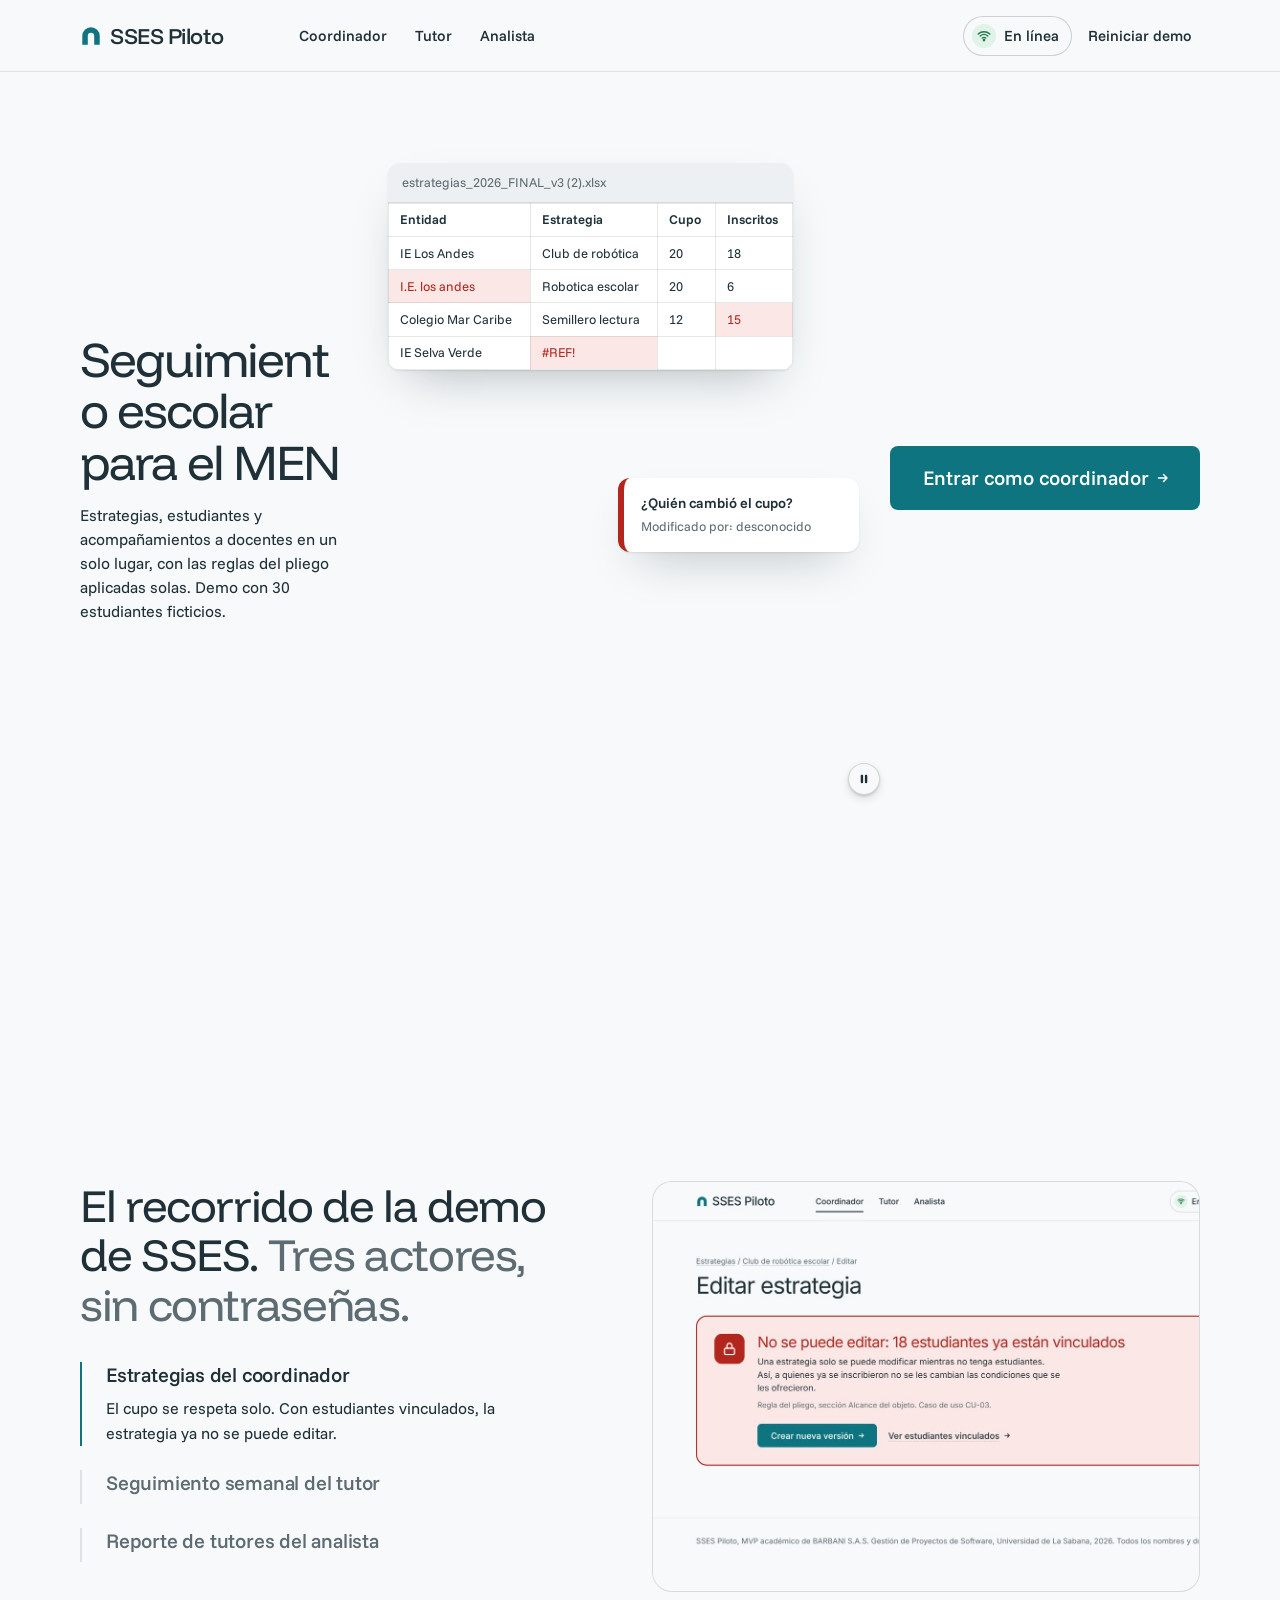
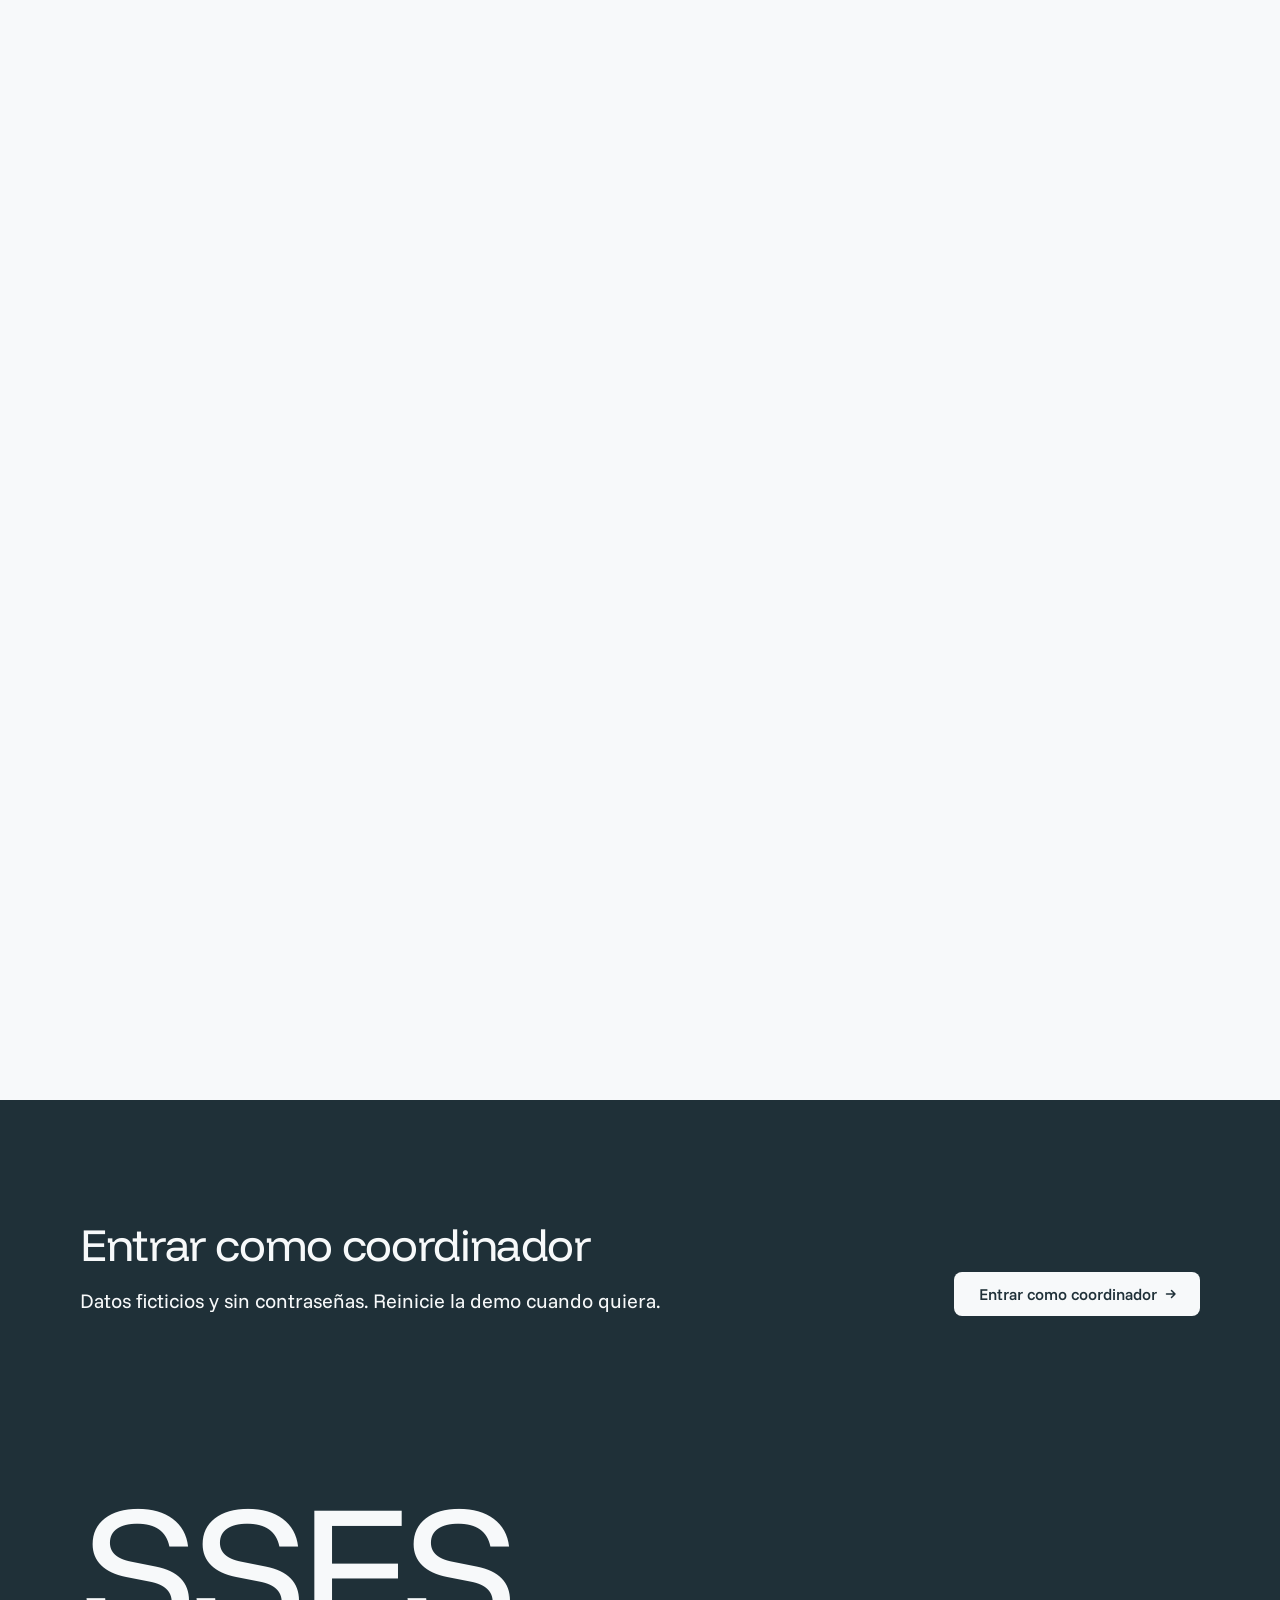
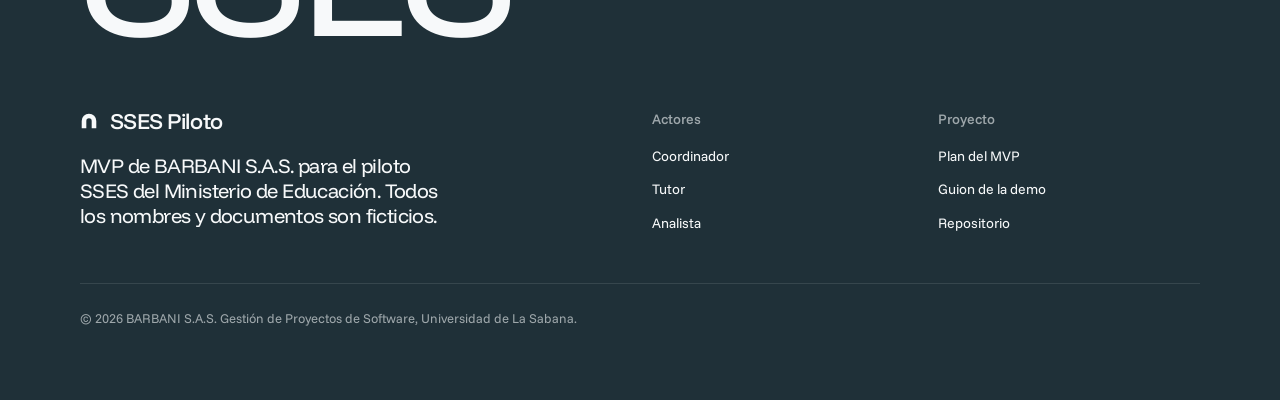
<file: index.html>
<!DOCTYPE html>
<html lang="es" data-type="software" data-radius="soft" data-buttons="arrow" data-motion>
<head>
  <meta charset="utf-8">
  <meta name="viewport" content="width=device-width, initial-scale=1, viewport-fit=cover">
  <title>SSES Piloto: seguimiento extracurricular para el MEN · BARBANI</title>
  <meta name="description" content="MVP del piloto SSES: estrategias estudiantiles y acompañamientos pedagógicos en un solo lugar, con las reglas del pliego aplicadas solas. Demo con datos ficticios de BARBANI S.A.S.">
  <meta name="page-type" content="software">
  <meta name="site-kind" content="software">
  <meta name="theme-color" content="#f7f9fa">
  <meta property="og:title" content="SSES Piloto · BARBANI">
  <meta property="og:description" content="Seguimiento de estrategias y acompañamientos sin hojas de cálculo compartidas.">
  <meta property="og:type" content="website">
  <link rel="icon" href="data:image/svg+xml,%3Csvg xmlns='http://www.w3.org/2000/svg' viewBox='0 0 32 32'%3E%3Crect width='32' height='32' rx='9' fill='%230d7480'/%3E%3Cpath d='M8 23V9M8 23h16M12 18l4-5 4 3 4-6' fill='none' stroke='white' stroke-width='2.6' stroke-linecap='round' stroke-linejoin='round'/%3E%3C/svg%3E">
  <link rel="preconnect" href="https://fonts.googleapis.com">
  <link rel="preconnect" href="https://fonts.gstatic.com" crossorigin>
  <link href="https://fonts.googleapis.com/css2?family=Funnel+Display:wght@400..700&family=Funnel+Sans:wght@400..600&family=DM+Mono:wght@400;500&display=swap" rel="stylesheet">
  <!-- taste-skill kit (assets/): sistema, tarjetas, movimiento, layout -->
  <link rel="stylesheet" href="assets/system.css">
  <link rel="stylesheet" href="assets/ui/cards.css">
  <link rel="stylesheet" href="assets/motion/motion.css">
  <link rel="stylesheet" href="assets/backgrounds/backgrounds.css">
  <link rel="stylesheet" href="assets/layout/layout.css">
  <link rel="stylesheet" href="assets/icons/icon.css">
  <!-- bloque :root tal como lo imprimió start.mjs css (palette cool-white-slate, type funnel); va después de layout.css -->
  <style>
  :root {
    --p-bg: #f7f9fa; --p-surface: #ecf0f2; --p-ink: #1f3038; --p-muted: #5d6b72;
    --p-accent: #0d7480; --p-accent-ink: #ffffff; --p-action: #0d7480; --p-action-ink: #ffffff;
    --p-inv-bg: #1f3038; --p-inv-surface: #2c3c44; --p-inv-ink: #f7f9fa; --p-inv-muted: #9ea7ab;
    --p-inv-accent: #f7f9fa; --p-inv-accent-ink: #1f3038; --p-inv-action: #f7f9fa; --p-inv-action-ink: #1f3038;
    --font-display: "Funnel Display", system-ui, sans-serif;
    --font-text: "Funnel Sans", system-ui, sans-serif;
    --font-mono: "DM Mono", ui-monospace, "SFMono-Regular", Menlo, Consolas, monospace;
    --display-weight: 400;
    --display-tracking: -0.03em;
    --display-tracking-xl: -0.04em;
    --ly-scale: 0.98;
  }
  </style>
  <link rel="stylesheet" href="css/app.css">
  <script>document.documentElement.classList.add('m-enter');setTimeout(()=>document.documentElement.classList.add('m-enter-done'),700)</script>
  <script>document.documentElement.classList.add('mo-js');setTimeout(()=>document.documentElement.classList.add('mo-safe'),2500)</script>
</head>
<body>
  <!-- taste-skill 2.5.1
       kind: software (site-kind software, trade saas). deal: palette cool-white-slate (gris frío institucional con acento petróleo: sobrio para un sistema del Estado, sin colores de marca oficial); type funnel; radius soft; buttons arrow; mark arc; hero triptych (deal.mjs); moment pinned-chapters (moments.mjs) en el recorrido.
       El resto de las pantallas son la app (MVP), no secciones de un sitio: ver .taste-skill/waivers.json. -->
  <header class="nav">
    <div class="wrap nav__bar">
      <a class="skip-link" href="#top">Saltar al contenido</a>
      <a class="nav__logo" href="#top"><span class="mark" data-mark="arc" aria-hidden="true"></span>SSES Piloto</a>
      <nav class="nav__links" aria-label="Actor">
        <div class="nav__item"><a class="nav__link" href="#coordinador" data-rol="coordinador">Coordinador</a></div>
        <div class="nav__item"><a class="nav__link" href="#tutor" data-rol="tutor">Tutor</a></div>
        <div class="nav__item"><a class="nav__link" href="#analista" data-rol="analista">Analista</a></div>
      </nav>
      <div class="nav__actions app-tools">
        <button class="net" id="b-net" type="button" aria-pressed="false" title="Simula que el equipo pierde la conexión a internet">
          <span class="net__dot"></span><span class="net__label">En línea</span>
        </button>
        <button class="nav__link" id="b-reset" type="button" title="Vuelve a los datos iniciales">Reiniciar demo</button>
      </div>
      <button class="nav__toggle" type="button" aria-expanded="false" aria-label="Menú"><svg width="18" height="18" viewBox="0 0 18 18" aria-hidden="true"><path d="M2 5h14M2 13h14" stroke="currentColor" stroke-width="1.6" stroke-linecap="round"/></svg></button>
    </div>
  </header>

  <main id="top">
    <section class="hero hero--triptych" data-enter aria-labelledby="hero-h" data-portada>
      <div class="wrap"><div class="hero-text grid hero__grid">
        <div class="span-3">
          <h1 id="hero-h">Seguimiento escolar para el MEN</h1>
          <p class="hero__lead">Estrategias, estudiantes y acompañamientos a docentes en un solo lugar, con las reglas del pliego aplicadas solas. Demo con 30 estudiantes ficticios.</p>
        </div>
        <div class="ly-collage span-6 start-4" role="img" aria-label="La hoja de cálculo de hoy con errores, y las pantallas de SSES: el cupo de una estrategia, la edición bloqueada, una semana sin conexión y el cumplimiento de un tutor">
          <div class="ly-collage__set is-on">
            <div class="ly-piece pc-sheet" style="left: 4%; top: 6%; width: 74%">
              <span class="pc-file">estrategias_2026_FINAL_v3 (2).xlsx</span>
              <table>
                <tr><th>Entidad</th><th>Estrategia</th><th>Cupo</th><th>Inscritos</th></tr>
                <tr><td>IE Los Andes</td><td>Club de robótica</td><td>20</td><td>18</td></tr>
                <tr><td class="bad">I.E. los andes</td><td>Robotica escolar</td><td>20</td><td>6</td></tr>
                <tr><td>Colegio Mar Caribe</td><td>Semillero lectura</td><td>12</td><td class="bad">15</td></tr>
                <tr><td>IE Selva Verde</td><td class="bad">#REF!</td><td></td><td></td></tr>
              </table>
            </div>
            <div class="ly-piece pc-note" style="left: 46%; top: 50%; width: 44%">
              <strong>¿Quién cambió el cupo?</strong>
              <span>Modificado por: desconocido</span>
            </div>
          </div>
          <div class="ly-collage__set" aria-hidden="true">
            <div class="ly-piece pc-card" style="left: 4%; top: 8%; width: 54%">
              <b>Club de robótica escolar</b>
              <span class="pc-muted">IE Los Andes, Tunja</span>
              <div class="pc-bar"><i style="width: 90%"></i></div>
              <span class="pc-muted">18 de 20 cupos usados</span>
            </div>
            <div class="ly-piece pc-lock" style="left: 30%; top: 46%; width: 66%">
              <span class="pc-lock__i" aria-hidden="true"></span>
              <div><b>No se puede editar: 18 estudiantes ya están vinculados</b><span>Crear nueva versión</span></div>
            </div>
          </div>
          <div class="ly-collage__set" aria-hidden="true">
            <div class="ly-piece pc-week" style="left: 4%; top: 8%; width: 44%">
              <b>Semana 3</b><span class="pc-muted">17 nov</span>
              <span class="pc-pill">Pendiente de sincronizar</span>
            </div>
            <div class="ly-piece pc-card" style="left: 40%; top: 52%; width: 56%">
              <b>Laura Méndez</b>
              <span class="pc-muted">Cumplimiento de noviembre</span>
              <div class="pc-pct"><div class="pc-bar pc-bar--ok"><i style="width: 83%"></i></div><strong>83%</strong></div>
            </div>
          </div>
        </div>
        <div class="span-3 start-10 hero__cta"><a class="btn btn--primary" href="#coordinador">Entrar como coordinador</a></div>
      </div></div>
    </section>

    <section class="section" id="recorrido" style="--h: 2" data-moment="pinned-chapters" aria-labelledby="recorrido-h" data-portada>
      <div class="wrap mo-pc__grid">
        <div class="mo-pc__text">
          <h2 id="recorrido-h">El recorrido de la demo de SSES. <span class="muted">Tres actores, sin contraseñas.</span></h2>
          <ol class="mo-pc__steps">
            <li class="mo-pc__step">
              <h3>Estrategias del coordinador</h3>
              <p>El cupo se respeta solo. Con estudiantes vinculados, la estrategia ya no se puede editar.</p>
              <figure class="mo-pc__visual"><img src="assets/img/bloqueo.jpg" alt="Pantalla de SSES: edición bloqueada porque la estrategia tiene 18 estudiantes vinculados" width="1440" height="855"></figure>
            </li>
            <li class="mo-pc__step">
              <h3>Seguimiento semanal del tutor</h3>
              <p>Incluso sin internet: el registro se guarda en el equipo y se envía al volver la conexión.</p>
              <figure class="mo-pc__visual"><img src="assets/img/tutor.jpg" alt="Pantalla de SSES: semana 3 guardada sin conexión, pendiente de sincronizar" width="1440" height="855"></figure>
            </li>
            <li class="mo-pc__step">
              <h3>Reporte de tutores del analista</h3>
              <p>Lo que el tutor registró aparece en el cumplimiento al instante, de menor a mayor.</p>
              <figure class="mo-pc__visual"><img src="assets/img/analista.jpg" alt="Pantalla de SSES: desempeño de tutores con Laura Méndez en 83 % de cumplimiento" width="1440" height="855"></figure>
            </li>
          </ol>
        </div>
        <div class="mo-pc__visuals frame"></div>
      </div>
    </section>

    <div id="coordinador" class="view" hidden></div>
    <div id="tutor" class="view" hidden></div>
    <div id="analista" class="view" hidden></div>
    <div id="otra" class="view" hidden></div>
  </main>

  <footer class="footer closing footer--dark ground-inverse" id="contacto" aria-labelledby="close-h" data-portada>
    <div class="wrap">
      <div class="closing__cta close--word">
        <div class="section-head--split">
          <div><h2 id="close-h">Entrar como coordinador</h2><p class="t-lead">Datos ficticios y sin contraseñas. Reinicie la demo cuando quiera.</p></div>
          <a class="btn btn--primary" href="#coordinador">Entrar como coordinador</a>
        </div>
        <p class="close__word" aria-hidden="true">SSES</p>
      </div>
      <div class="closing__links">
        <div class="grid">
          <div class="span-6 stack-4">
            <a class="nav__logo" href="#top"><span class="mark" data-mark="arc" aria-hidden="true"></span>SSES Piloto</a>
            <p class="footer__lede">MVP de BARBANI S.A.S. para el piloto SSES del Ministerio de Educación. Todos los nombres y documentos son ficticios.</p>
          </div>
          <div class="span-3 start-7 footer__col"><h3>Actores</h3><ul><li><a href="#coordinador">Coordinador</a></li><li><a href="#tutor">Tutor</a></li><li><a href="#analista">Analista</a></li></ul></div>
          <div class="span-3 footer__col"><h3>Proyecto</h3><ul><li><a href="docs/PLAN.md">Plan del MVP</a></li><li><a href="docs/GUION_DEMO.md">Guion de la demo</a></li><li><a href="https://github.com/PaBoad03/sses-mvp-barbani">Repositorio</a></li></ul></div>
        </div>
        <div class="footer__legal"><span>&copy; 2026 BARBANI S.A.S. Gestión de Proyectos de Software, Universidad de La Sabana.</span></div>
      </div>
    </div>
  </footer>
  <div class="toasts" id="toasts" aria-live="polite"></div>

  <script src="js/datos.js"></script>
  <script src="js/app.js"></script>
  <script type="module" src="assets/system.js"></script>
  <script type="module" src="assets/motion/motion.js"></script>
  <script type="module" src="assets/layout/layout.js"></script>
</body>
</html>
</file>
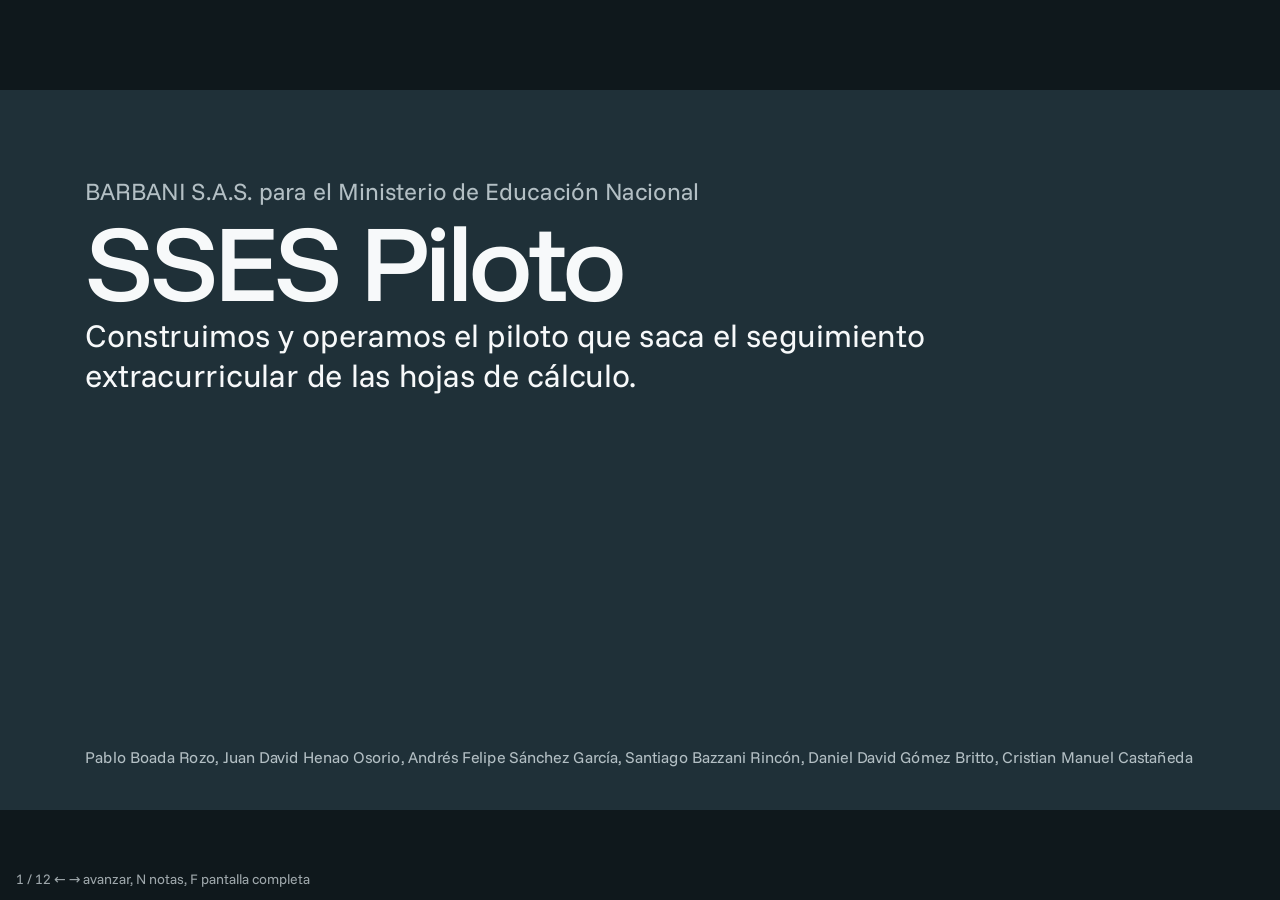
<file: presentacion/index.html>
<!DOCTYPE html>
<html lang="es"><head><meta charset="utf-8"><meta name="viewport" content="width=device-width, initial-scale=1">
<title>SSES Piloto – Pitch BARBANI</title>
<link rel="preconnect" href="https://fonts.googleapis.com"><link rel="preconnect" href="https://fonts.gstatic.com" crossorigin>
<link href="https://fonts.googleapis.com/css2?family=Funnel+Display:wght@400..700&family=Funnel+Sans:wght@400..600&display=swap" rel="stylesheet">
<style>
/* visor: cada diapositiva es un lienzo de 1920x1080 escalado a la ventana */
html,body{margin:0;height:100%;background:#0f181c;overflow:hidden;font-family:"Funnel Sans","Segoe UI",system-ui,sans-serif}
.stage{position:fixed;inset:0;display:grid;place-items:center}
.slot{position:absolute;width:1920px;height:1080px;left:50%;top:50%;transform-origin:center;display:none}
.slot.on{display:block}
.slot>section{width:1920px;height:1080px;box-sizing:border-box;position:relative;overflow:hidden}
.slot h1,.slot h2,.slot h3,.slot p{margin:0}
.hud{position:fixed;left:16px;bottom:12px;color:#9ea7ab;font-size:14px;z-index:5;user-select:none}
.notes{position:fixed;left:0;right:0;bottom:0;background:rgba(15,24,28,.94);color:#f7f9fa;font-size:18px;line-height:1.45;padding:16px 24px 40px;z-index:4;display:none}
.notes.on{display:block}
@media print{*{animation:none!important;transition:none!important}html,body{overflow:visible;background:#fff;height:auto}.stage{position:static;display:block}.slot{display:block!important;position:relative;left:auto;top:auto;transform:none!important;page-break-after:always;break-after:page}.hud,.notes{display:none!important}@page{size:1920px 1080px;margin:0}}
:root{--ink:#1f3038;--paper:#f7f9fa;--surface:#ecf0f2;--muted:#4f5d64;--accent:#0d7480;--accent-soft:#dcefee;--danger:#b3261e;--danger-soft:#fbe7e5;--on-dark:#f7f9fa;--on-dark-muted:#b3bfc4;}
section{padding:128px;background:var(--paper);color:var(--ink);font-family:"Funnel Sans",sans-serif;display:flex;flex-direction:column;}
section.dark{background:var(--ink);color:var(--on-dark);}
section.withfoot{padding:128px 128px 160px;}
h1,h2,h3{font-family:"Funnel Display",sans-serif;font-weight:500;margin:0;letter-spacing:-0.02em;}
h1{font-size:160px;line-height:1;letter-spacing:-0.04em;}
h2{font-size:72px;line-height:1.08;max-width:1600px;}
h3{font-size:48px;line-height:1.12;}
p{font-size:40px;line-height:1.35;margin:0;}
.kicker{font-size:36px;color:var(--on-dark-muted);margin-bottom:32px;}
.lead{font-size:48px;line-height:1.25;max-width:1400px;margin-top:40px;}
.foot{position:absolute;left:128px;bottom:64px;width:1664px;font-size:24px;color:var(--on-dark-muted);}
.spacer{flex:1;}
.row{display:flex;gap:32px;margin-top:72px;}
.card{flex:1;border-radius:24px;padding:44px;}
.card.bad{background:var(--danger-soft);border:2px solid #ecb9b4;}
.card.bad h3{color:var(--danger);}
.source{font-size:32px;color:var(--muted);margin-top:56px;}
.hipotesis{font-family:"Funnel Display",sans-serif;font-size:56px;line-height:1.18;letter-spacing:-0.02em;margin-top:56px;max-width:1500px;border-left:8px solid var(--accent);padding-left:40px;}
.actor{flex:1;background:var(--surface);border-radius:24px;padding:40px;}
.actor p{font-size:36px;color:var(--muted);margin-top:12px;}
.steps{display:flex;flex-direction:column;gap:36px;margin-top:72px;}
.step{display:flex;gap:40px;align-items:baseline;}
.step .n{font-family:"Funnel Display",sans-serif;font-size:96px;line-height:1;color:var(--accent);width:90px;}
.dark .step .n{color:#7cc7cd;}
.step h3{font-size:56px;}
.step p{font-size:36px;color:var(--on-dark-muted);margin-top:8px;}
.crit{display:flex;flex-direction:column;margin-top:64px;}
.crit .r{display:flex;gap:48px;padding:32px 0;border-top:2px solid #d5dde1;}
.crit .r:last-child{border-bottom:2px solid #d5dde1;}
.crit .k{width:560px;font-size:36px;color:var(--muted);}
.crit .v{flex:1;}
.crit .v h3{font-size:48px;}
.nums{display:grid;grid-template-columns:1fr 1fr;gap:32px;margin-top:64px;}
.num{background:#ffffff;border:2px solid #d5dde1;border-radius:24px;padding:40px 44px;}
.num .big{font-family:"Funnel Display",sans-serif;font-size:104px;line-height:1;letter-spacing:-0.03em;color:var(--accent);}
.num p{font-size:36px;color:var(--muted);margin-top:16px;}
.claim{font-family:"Funnel Display",sans-serif;font-size:96px;line-height:1.08;letter-spacing:-0.03em;max-width:1500px;}
.claim span{display:block;}
.ask{font-family:"Funnel Display",sans-serif;font-size:56px;line-height:1.2;color:#7cc7cd;margin-top:64px;max-width:1500px;}
.resp h2{font-size:48px;}
.resp img{width:1280px;height:760px;object-fit:contain;margin-top:24px;align-self:center;border-radius:16px;background:#ffffff;}
section.resp{padding:64px 128px;}
.fade-up{animation:up 600ms cubic-bezier(.22,1,.36,1) both;}
.d1{animation-delay:150ms;}.d2{animation-delay:300ms;}.d3{animation-delay:450ms;}
@keyframes up{from{opacity:0;transform:translateY(16px);}}
/* ---- 15 min: arquitectura, metodología, cronograma, pilotaje, riesgos, costos ---- */
.arch{display:flex;align-items:stretch;gap:20px;margin-top:64px;}
.node{flex:1;background:#ffffff;border:2px solid #d5dde1;border-radius:24px;padding:32px;}
.node h3{font-size:40px;}
.node p{font-size:30px;color:var(--muted);margin-top:12px;line-height:1.3;}
.node.key{border-color:var(--accent);background:var(--accent-soft);}
.arrow{align-self:center;font-family:"Funnel Display",sans-serif;font-size:56px;color:var(--accent);}
.arch2{display:flex;gap:20px;margin-top:24px;}
.chip{flex:1;background:var(--surface);border-radius:20px;padding:24px 28px;}
.chip h3{font-size:34px;}
.chip p{font-size:28px;color:var(--muted);margin-top:8px;}
.phases{display:flex;gap:16px;margin-top:64px;}
.ph{flex:1;background:var(--surface);border-radius:20px;padding:28px 24px;display:flex;flex-direction:column;gap:12px;}
.ph .n{font-family:"Funnel Display",sans-serif;font-size:56px;line-height:1;color:var(--muted);}
.ph h3{font-size:34px;}
.ph .tag{font-size:26px;color:var(--muted);}
.ph.scrum{background:var(--ink);color:var(--on-dark);}
.ph.scrum .n,.ph.scrum .tag{color:#7cc7cd;}
.roles{display:flex;gap:48px;margin-top:56px;}
.roles p{font-size:32px;}
.roles b{color:var(--accent);}
.gantt{margin-top:36px;display:flex;flex-direction:column;}
.g-row{display:flex;align-items:center;height:76px;border-top:2px solid #e3e8ea;}
.g-row.head{height:48px;border-top:none;}
.g-lab{width:480px;font-size:32px;}
.g-track{position:relative;width:1184px;height:76px;}
.g-row.head .g-track{height:48px;}
.g-bar{position:absolute;top:14px;height:48px;border-radius:12px;background:var(--accent);}
.g-bar.scrum{background:var(--ink);}
.g-ms{position:absolute;top:18px;font-size:26px;color:var(--ink);white-space:nowrap;}
.g-m{position:absolute;top:8px;font-size:26px;color:var(--muted);}
.g-note{font-size:30px;color:var(--muted);margin-top:20px;}
.regions{display:flex;gap:20px;margin-top:56px;}
.reg{flex:1;background:#ffffff;border:2px solid #d5dde1;border-radius:24px;padding:28px;}
.reg h3{font-size:40px;}
.reg p{font-size:28px;color:var(--muted);margin-top:8px;}
.deliv{display:flex;gap:20px;margin-top:28px;}
.dl{flex:1;border-left:6px solid var(--accent);padding:4px 0 4px 24px;}
.dl h3{font-size:34px;}
.dl p{font-size:28px;color:var(--muted);margin-top:6px;}
.risks{display:flex;flex-direction:column;margin-top:36px;}
.rk{display:flex;gap:40px;padding:18px 0;border-top:2px solid #d5dde1;align-items:baseline;}
.rk:last-child{border-bottom:2px solid #d5dde1;}
.rk .p{width:150px;font-size:28px;font-weight:600;}
.rk .p.alta{color:var(--danger);}
.rk .p.media{color:#8a5a00;}
.rk h3{width:660px;font-size:36px;}
.rk p{flex:1;font-size:30px;color:var(--muted);}
.costs{display:flex;gap:56px;margin-top:56px;align-items:flex-start;}
.ctable{flex:1.3;display:flex;flex-direction:column;}
.crow{display:flex;justify-content:space-between;padding:24px 0;border-top:2px solid #d5dde1;font-size:36px;}
.crow:last-child{border-bottom:2px solid #d5dde1;}
.crow.total{font-weight:600;color:var(--accent);font-size:44px;}
.cside{flex:1;display:flex;flex-direction:column;gap:24px;}
.cside .num p{font-size:30px;}

</style></head><body>
<div class="stage"><div class="slot" data-note="JUAN DAVID · 0:00 a 0:30. &quot;Buenos días. Somos BARBANI. Construimos y operamos el piloto que saca el seguimiento extracurricular del Ministerio de las hojas de cálculo.&quot; No leer los nombres."><section id="cover" class="dark withfoot" data-transition="fade">
<p class="kicker">BARBANI S.A.S. para el Ministerio de Educación Nacional</p>
<h1 class="fade-up">SSES Piloto</h1>
<p class="lead fade-up d1">Construimos y operamos el piloto que saca el seguimiento extracurricular de las hojas de cálculo.</p>
<p class="foot">Pablo Boada Rozo, Juan David Henao Osorio, Andrés Felipe Sánchez García, Santiago Bazzani Rincón, Daniel David Gómez Britto, Cristian Manuel Castañeda</p>
</section></div>
<div class="slot" data-note="JUAN DAVID · 0:30 a 1:30. &quot;Imaginen a un coordinador del Ministerio. Abre la hoja y encuentra la misma institución escrita dos veces, más inscritos que cupos y un cambio que nadie sabe quién hizo. Multipliquen eso por millones de registros y todas las regiones del país. Con eso no se decide llevar un sistema a escala nacional. El pliego lo nombra: falta trazabilidad, integridad, control y disponibilidad.&quot;"><section id="problema">
<h2>Hoy el Ministerio decide con una hoja que cualquiera puede cambiar</h2>
<div class="row">
<div class="card bad fade-up"><h3>La misma entidad, escrita de dos formas</h3></div>
<div class="card bad fade-up d1"><h3>Cupos superados sin que nadie lo note</h3></div>
<div class="card bad fade-up d2"><h3>Cambios sin rastro de quién los hizo</h3></div>
</div>
<p class="source">El pliego lo nombra: falta de trazabilidad, integridad, control y disponibilidad de los datos.</p>
</section></div>
<div class="slot" data-note="JUAN DAVID · 1:30 a 2:30. &quot;Nuestra respuesta: SSES hace cumplir las reglas del pliego por sí solo. Trajimos un MVP que prueba una sola hipótesis: que el Ministerio puede dejar las hojas sin perder el control. Funciona con los tres actores que lo usan: el coordinador, el tutor y el analista. Es un MVP tipo Wizard of Oz: la interfaz es real y la lógica se simula, con datos ficticios. No trajimos un login ni pantallas genéricas: trajimos lo que el Ministerio pidió.&quot;"><section id="propuesta">
<h2>SSES hace cumplir las reglas del pliego por sí solo</h2>
<p class="hipotesis">Nuestro MVP prueba una hipótesis: el Ministerio puede dejar las hojas sin perder control.</p>
<div class="row">
<div class="actor"><h3>Coordinador</h3><p>Crea estrategias sin pasar del cupo.</p></div>
<div class="actor"><h3>Tutor</h3><p>Registra cada semana, con o sin internet.</p></div>
<div class="actor"><h3>Analista</h3><p>Ve el cumplimiento al instante.</p></div>
</div>
</section></div>
<div class="slot" data-note="ANDRÉS FELIPE · 2:30 a 3:30. &quot;BARBANI responde a lo que el pliego valora especialmente. Conectividad limitada: el tutor registra sin internet, y lo van a ver en la demo. Alta concurrencia: probamos con mil usuarios al tiempo y dos millones de registros. Pilotaje con usuarios reales: treinta sesiones con tutores en las cinco regiones.&quot;"><section id="porque">
<h2>Respondemos a lo que el pliego valora especialmente</h2>
<div class="crit">
<div class="r"><p class="k">Conectividad limitada</p><div class="v"><h3>Registro sin conexión: lo verán en la demo</h3></div></div>
<div class="r"><p class="k">Alta concurrencia</p><div class="v"><h3>Pruebas con 1.000 usuarios y 2 millones de registros</h3></div></div>
<div class="r"><p class="k">Pilotaje con usuarios</p><div class="v"><h3>30 sesiones con tutores en 5 regiones</h3></div></div>
</div>
</section></div>
<div class="slot" data-note="ANDRÉS FELIPE · 3:30 a 4:30. &quot;Así está construido. El tutor usa el celular o el computador y puede registrar sin señal. Todo entra por Front Door, que lo acerca a cada región. La lógica corre en dos zonas de Azure con autoescalado, para aguantar la concurrencia. Los datos van en PostgreSQL, que es lo que garantiza la regla de no editar una estrategia con estudiantes. Las cargas grandes y los reportes pesados corren aparte, para no frenar a nadie, y todo queda monitoreado durante el pilotaje.&quot;"><section id="arquitectura">
<h2>Una arquitectura en Azure pensada para todo el país</h2>
<div class="arch">
<div class="node fade-up"><h3>Tutores y analistas</h3><p>Celular o computador. Funciona sin internet y sincroniza después.</p></div>
<p class="arrow">→</p>
<div class="node fade-up d1"><h3>Front Door y CDN</h3><p>Entrada única, cerca de cada región, con cifrado.</p></div>
<p class="arrow">→</p>
<div class="node key fade-up d2"><h3>API en App Service</h3><p>En 2 zonas, con autoescalado para los picos.</p></div>
<p class="arrow">→</p>
<div class="node fade-up d3"><h3>PostgreSQL y Redis</h3><p>Datos con integridad, consultas rápidas.</p></div>
</div>
<div class="arch2">
<div class="chip"><h3>Functions</h3><p>Cargas masivas y reportes grandes en segundo plano.</p></div>
<div class="chip"><h3>Key Vault y Entra ID</h3><p>Secretos protegidos y acceso por rol.</p></div>
<div class="chip"><h3>Application Insights</h3><p>Monitoreo y alertas durante el pilotaje.</p></div>
</div>
</section></div>
<div class="slot" data-note="SANTIAGO · 4:30 a 5:30. &quot;Usamos una metodología híbrida. El plazo es perentorio, así que planeación, diseño, pruebas, pilotaje y cierre van con plan fijo. La construcción va en Scrum: cuatro sprints de dos semanas, con una revisión con el Ministerio al final de cada uno. El Product Owner es el coordinador del MEN, y cada quince días hay comité de seguimiento. Cualquier cambio a la línea base pasa por control de cambios.&quot;"><section id="metodologia">
<h2>Plan fijo donde hay fechas, Scrum donde hay que construir</h2>
<div class="phases">
<div class="ph"><p class="n">1</p><h3>Inicio y planeación</h3><p class="tag">Predictivo</p></div>
<div class="ph"><p class="n">2</p><h3>Diseño</h3><p class="tag">Predictivo</p></div>
<div class="ph scrum"><p class="n">3</p><h3>Construcción: 4 sprints</h3><p class="tag">Scrum, cada 2 semanas</p></div>
<div class="ph"><p class="n">4</p><h3>Pruebas y salida</h3><p class="tag">Predictivo</p></div>
<div class="ph"><p class="n">5</p><h3>Pilotaje</h3><p class="tag">Predictivo</p></div>
<div class="ph"><p class="n">6</p><h3>Cierre e informes</h3><p class="tag">Predictivo</p></div>
</div>
<div class="roles">
<p><b>Product Owner:</b> el coordinador del MEN</p>
<p><b>Seguimiento:</b> comité quincenal con el Ministerio</p>
</div>
<p class="source">Equipo de 13 personas: gerente y Scrum Master, analista funcional, arquitecto, 3 desarrolladores, DevOps, 3 de calidad, coordinador de pilotaje y 2 de soporte.</p>
</section></div>
<div class="slot" data-note="SANTIAGO · 5:30 a 6:45. &quot;Este es el cronograma, del 1 de diciembre al 30 de abril. En las primeras tres semanas validamos con el Ministerio lo que ya está en la propuesta y lo congelamos como línea base el 18 de diciembre. La línea base es lo que responde a las necesidades: estrategias, acompañamientos, reportes, pruebas y pilotaje. Si eso se atrasa, se atrasa el proyecto, por eso la protegemos. El login y la administración de usuarios quedan por fuera, con holgura: si se demoran, no mueven el cierre.&quot;"><section id="cronograma">
<h2>Cinco meses, con la línea base aprobada el 18 de diciembre</h2>
<div class="gantt">
<div class="g-row head"><p class="g-lab"></p><div class="g-track"><p class="g-m" style="left:0%">Dic</p><p class="g-m" style="left:20.7%">Ene</p><p class="g-m" style="left:41.3%">Feb</p><p class="g-m" style="left:60%">Mar</p><p class="g-m" style="left:80.7%">Abr</p></div></div>
<div class="g-row"><p class="g-lab">1. Inicio y planeación</p><div class="g-track"><div class="g-bar" style="left:0%;width:11.3%"></div><p class="g-ms" style="left:12.5%">Línea base, 18 dic</p></div></div>
<div class="g-row"><p class="g-lab">2. Diseño</p><div class="g-track"><div class="g-bar" style="left:13.3%;width:16.7%"></div><p class="g-ms" style="left:31.2%">Diseño aprobado, 15 ene</p></div></div>
<div class="g-row"><p class="g-lab">3. Construcción</p><div class="g-track"><div class="g-bar scrum" style="left:32%;width:35.3%"></div><p class="g-ms" style="left:39%;color:#f7f9fa">4 sprints de 2 semanas</p></div></div>
<div class="g-row"><p class="g-lab">4. Pruebas y salida</p><div class="g-track"><div class="g-bar" style="left:69.3%;width:12%"></div><p class="g-ms" style="right:32%">En producción, 2 abr</p></div></div>
<div class="g-row"><p class="g-lab">5. Pilotaje</p><div class="g-track"><div class="g-bar" style="left:83.3%;width:12%"></div><p class="g-ms" style="right:18%">30 sesiones, 5 al 23 abr</p></div></div>
<div class="g-row"><p class="g-lab">6. Cierre e informes</p><div class="g-track"><div class="g-bar" style="left:92.7%;width:7.3%"></div><p class="g-ms" style="right:9%">Informe integral, 30 abr</p></div></div>
</div>
<p class="g-note">Fuera de la línea base, con holgura: inicio de sesión, usuarios y roles, exportación. Si se atrasan, no mueven el cierre.</p>
</section></div>
<div class="slot" data-note="DANIEL · 6:45 a 7:45. &quot;El pilotaje dura tres semanas: treinta sesiones, seis por región, con diez a quince tutores cada una. Los tutores hacen tareas reales: programar un acompañamiento y registrar el seguimiento, mientras monitoreamos el sistema y la mesa de soporte atiende en vivo. La última sesión de cada región es simultánea, para medir la concurrencia de verdad. De ahí salen los tres entregables que pide el pliego.&quot;"><section id="pilotaje">
<h2>30 sesiones con tutores reales en las 5 regiones</h2>
<div class="regions">
<div class="reg"><h3>Andina</h3><p>6 sesiones</p></div>
<div class="reg"><h3>Caribe</h3><p>6 sesiones</p></div>
<div class="reg"><h3>Pacífica</h3><p>6 sesiones</p></div>
<div class="reg"><h3>Orinoquía</h3><p>6 sesiones</p></div>
<div class="reg"><h3>Amazonía</h3><p>6 sesiones</p></div>
</div>
<p class="source">De 10 a 15 tutores por sesión, virtuales y con soporte en vivo. La última de cada región va en simultáneo para medir la concurrencia real.</p>
<div class="deliv">
<div class="dl"><h3>Registro y desempeño</h3><p>Asistencia, métricas técnicas y reportes de ley. 26 abr.</p></div>
<div class="dl"><h3>Voz de los tutores</h3><p>Encuesta de usabilidad y entrevistas. 28 abr.</p></div>
<div class="dl"><h3>Informe integral</h3><p>Hallazgos y recomendaciones. 30 abr.</p></div>
</div>
</section></div>
<div class="slot" data-note="DANIEL · 7:45 a 8:45. &quot;Solo incluimos los riesgos que, si pasan, corren una fecha de la línea base. El más probable: que el coordinador del Ministerio no tenga tiempo de validar en diciembre, por el cierre de año; por eso agendamos esas sesiones desde el acta de inicio. Los demás tienen respuesta concreta, y la reserva de contingencia los cubre.&quot;"><section id="riesgos">
<h2>Los riesgos que podrían mover la fecha, y cómo los cubrimos</h2>
<div class="risks">
<div class="rk"><p class="p alta">Alta</p><h3>El MEN no puede validar en diciembre</h3><p>Sesiones agendadas en el acta de inicio y aprobación por bloques.</p></div>
<div class="rk"><p class="p media">Media</p><h3>Se retira un desarrollador</h3><p>Código revisado en pares y 2 candidatos preseleccionados.</p></div>
<div class="rk"><p class="p media">Media</p><h3>Pocos tutores llegan a las sesiones</h3><p>Convocatoria oficial del MEN, recordatorios y una sesión de reserva por región.</p></div>
<div class="rk"><p class="p media">Media</p><h3>No aguanta la carga real</h3><p>Prueba con 2 millones de registros desde el sprint 1.</p></div>
</div>
<p class="source" style="margin-top:28px">Seis riesgos en la propuesta, cubiertos por una reserva de $9,45 millones.</p>
</section></div>
<div class="slot" data-note="CRISTIAN · 8:45 a 9:30. &quot;El valor total es de ciento noventa y ocho coma cuatro millones, impuestos incluidos. La mayor parte es el equipo; la infraestructura en Azure se costeó con la calculadora oficial, y hay una reserva del cinco por ciento para los riesgos. Quedamos un millón seiscientos por debajo del presupuesto.&quot; Cerrar con: &quot;Ahora se lo mostramos funcionando.&quot;"><section id="compra">
<h2>Por $198,4 millones, evidencia para decidir</h2>
<div class="costs">
<div class="ctable">
<div class="crow"><span>Equipo de 13 personas</span><span>$167,75 M</span></div>
<div class="crow"><span>Azure y herramientas</span><span>$21,20 M</span></div>
<div class="crow"><span>Reserva de contingencia (5 %)</span><span>$9,45 M</span></div>
<div class="crow total"><span>Total</span><span>$198,40 M</span></div>
</div>
<div class="cside">
<div class="num fade-up"><p class="big">$1,6 M</p><p>Por debajo del presupuesto oficial de $200 M.</p></div>
<div class="num fade-up d1"><p class="big">5 meses</p><p>Del 1 de diciembre al 30 de abril.</p></div>
</div>
</div>
</section></div>
<div class="slot" data-note="DANIEL Y CRISTIAN · 9:30 a 14:00 (Pablo maneja el computador). Daniel anuncia los 3 puntos y narra al coordinador: crear una estrategia (mostrar la validación de fechas), vincular estudiantes, Editar y aparece el bloqueo, Crear nueva versión. Cristian narra al tutor (sin conexión, Semana 3, guardar, pendiente, vuelve la conexión) y al analista (Laura de 67 % a 83 %, detalle, descargar en Excel). Cristian vuelve a esta diapositiva y resume los 3 puntos."><section id="demo" class="dark" data-transition="fade">
<h2>Demo: tres actores, tres reglas cumplidas</h2>
<div class="steps">
<div class="step fade-up"><p class="n">1</p><div><h3>Una estrategia con estudiantes no se edita</h3><p>Coordinador: vincula estudiantes e intenta editarla.</p></div></div>
<div class="step fade-up d1"><p class="n">2</p><div><h3>Sin internet, el registro no se pierde</h3><p>Tutor: guarda la semana y se sincroniza sola.</p></div></div>
<div class="step fade-up d2"><p class="n">3</p><div><h3>El reporte cambia en el momento</h3><p>Analista: ve subir el cumplimiento del tutor.</p></div></div>
</div>
</section></div>
<div class="slot" data-note="PABLO · 14:00 a 14:30. &quot;Sin hojas compartidas. Reglas que se cumplen solas. Evidencia para decidir. Adjudíquennos el piloto y empezamos el primero de diciembre. Gracias.&quot; Silencio y preguntas. Quedan 30 segundos de margen."><section id="cierre" class="dark withfoot">
<div class="spacer"></div>
<p class="claim"><span class="fade-up">Sin hojas compartidas.</span><span class="fade-up d1">Reglas que se cumplen solas.</span><span class="fade-up d2">Evidencia para decidir.</span></p>
<p class="ask fade-up d3">Adjudíquenos el piloto y empezamos el 1 de diciembre. Gracias.</p>
<div class="spacer"></div>
<p class="foot">BARBANI S.A.S. · MVP en github.com/PaBoad03/sses-mvp-barbani</p>
</section></div></div>
<div class="notes" id="notes"></div>
<div class="hud" id="hud"></div>
<script>
(function(){
  const s=[...document.querySelectorAll('.slot')], hud=document.getElementById('hud'), notes=document.getElementById('notes');
  let i=Math.max(0,Math.min(s.length-1,(parseInt(location.hash.replace('#',''),10)||1)-1));
  function fit(){const k=Math.min(innerWidth/1920,innerHeight/1080);s.forEach(x=>x.style.transform='translate(-50%,-50%) scale('+k+')');}
  function show(){s.forEach((x,j)=>x.classList.toggle('on',j===i));hud.textContent=(i+1)+' / '+s.length+'   ← → avanzar, N notas, F pantalla completa';notes.textContent=s[i].dataset.note||'(sin notas)';history.replaceState(null,'','#'+(i+1));
    s[i].querySelectorAll('.fade-up').forEach(e=>{e.style.animation='none';void e.offsetWidth;e.style.animation='';});}
  addEventListener('keydown',e=>{if(['ArrowRight','PageDown',' ','Enter'].includes(e.key)){i=Math.min(s.length-1,i+1);show();e.preventDefault();}
    else if(['ArrowLeft','PageUp','Backspace'].includes(e.key)){i=Math.max(0,i-1);show();e.preventDefault();}
    else if(e.key==='Home'){i=0;show();} else if(e.key==='End'){i=s.length-1;show();}
    else if(e.key.toLowerCase()==='n'){notes.classList.toggle('on');}
    else if(e.key.toLowerCase()==='f'){document.fullscreenElement?document.exitFullscreen():document.documentElement.requestFullscreen();}});
  addEventListener('click',e=>{if(e.target.closest('a'))return;i=e.clientX<innerWidth/3?Math.max(0,i-1):Math.min(s.length-1,i+1);show();});
  addEventListener('resize',fit);fit();show();
})();
</script></body></html>
</file>
<file: assets/system.css>
/*
  taste-skill system.css - the one system for the page. Link it first, then assets/ui/cards.css (the
  feature card, its panel and the fragment placements), then set the palette (--p-*), the fonts and
  the radius set on :root in the page (node scripts/start.mjs prints that block).
  Do not add a second grid, spacing scale, type scale, radius scale, button or card style.
*/

/* ---------------------------------------------------------------- tokens */
:root {
  /* palette (hex only; fx.js reads --bg --surface --ink --muted --accent --accent-ink) */
  --p-bg: #ffffff;
  --p-surface: #f4f4f4;
  --p-ink: #111111;
  --p-muted: #6b6b6b;
  --p-accent: #1a4be0;
  --p-accent-ink: #ffffff;
  --p-action: #1a4be0;      /* buttons, links, focus: the accent, or the ink when the accent is too pale */
  --p-action-ink: #ffffff;
  --p-inv-bg: #111111;
  --p-inv-surface: #1c1c1c;
  --p-inv-ink: #f4f4f4;
  --p-inv-muted: #a3a3a3;
  --p-inv-accent: #ffffff;
  --p-inv-accent-ink: #111111;
  --p-inv-action: #ffffff;
  --p-inv-action-ink: #111111;
  /* the lit ground behind UI and in the closing band (references/cards.md), one per page, tech pages only
     (none on kind other, which is flat): <html data-ground="sand|sky|sage|painting">. system.js gives it to every ground
     that holds UI, on light and dark pages alike; --hue on one panel changes only its accent */
  --ground-bg: #d9ccb7; --ground-surface: #e9e0d2; --ground-ink: #2a2622; --ground-muted: #5a534a; --ground-accent: #a8794a;

  /* fonts */
  --font-display: system-ui, -apple-system, "Segoe UI", sans-serif;
  --font-text: system-ui, -apple-system, "Segoe UI", sans-serif;
  --font-mono: ui-monospace, "SFMono-Regular", Menlo, Consolas, monospace;
  --display-weight: 400;    /* headlines 400; 500 on a tech page (software, gaming, hardware) */
  --display-tracking: -0.025em;

  /* the page rhythm (references/layout-v4.md): one section per screen. The header is fixed and
     --nav tall; every section is padded --padt above and --padb (plus the phone action bar, --bar)
     below, and is exactly one or two screens tall (--h: 1 or 2; --hm on a phone). The hero's words
     start --hgap under the header and its content ends --hpadb above the fold. */
  --nav: 72px;
  --padt: 120px;
  --padb: 72px;
  --hgap: 48px;
  --hpadb: 64px;
  --bar: 0px;
  /* grid: one .wrap (alias .container) for the header, every section and the footer, the same
     --gut on both sides: 1280 wide at x 80-1360 at 1440, 342 at x 24-366 at 390 */
  --container: 1280px;
  --gut: 80px;
  --pad: var(--gut);
  --gutter: 24px;

  /* spacing: 4/8 scale */
  --s-1: 4px;  --s-2: 8px;  --s-3: 12px; --s-4: 16px; --s-5: 24px;
  --s-6: 32px; --s-7: 48px; --s-8: 64px; --s-9: 96px; --s-10: 128px;
  --section: 40px;      /* only a .section outside main (the kit's demo pages); every main > section and
                           footer.closing take --padt and --padb */
  --section-band: 56px; /* the same for an older footer outside footer.closing */
  --head-gap: 48px;     /* the one heading-to-content gap, 32 on a phone (layout.css reads it as --ly-head-gap) */
  --card-pad: 16px;     /* card padding (cards.css sets its own for cards with a panel) */
  --card-gap: 16px;     /* gap between cards */

  /* type scale (the only sizes on the page) */
  --t-label: 13px;
  --t-small: 14px;
  --t-body: 16px;
  --t-lead: 18px;
  --t-card: 18px;
  --t-h3: 24px;
  /* straight lines from the phone size at 390 to the desktop size at 1440 (system.md's table) */
  --t-h2: clamp(30px, 1.72vw + 23.3px, 48px);
  --t-h1: clamp(38px, 3.24vw + 25.4px, 72px);
  /* a big number stays a step under the h2 (VI-11): 38 at 1440, 28 at 390, so it never reads as a
     section heading; a stats row and a price set their own, smaller still */
  --t-stat: clamp(28px, .952vw + 24.29px, 38px);

  /* radius: one scale (soft by default; data-radius on <html> switches it) */
  --r-sm: 8px;  --r-md: 12px; --r-lg: 20px; --r-btn: 8px;

  /* controls (fixed here; a page never adds its own) */
  --btn-h: 44px;
  --btn-h-sm: 36px;
  --nav-h: var(--nav);  /* the older name, kept for the kit's files */
  --icon: 16px;         /* small icons: socials, menu chevrons, mono brand marks */

  /* motion: the one UI ease-out (motion.css --m-ease and ui/base.css --u-ease read it; references/motion.md) */
  --ease: cubic-bezier(.2, .8, .2, 1);
  --dur: 180ms;
}
html[data-radius="sharp"] { --r-sm: 4px; --r-md: 6px;  --r-lg: 8px;  --r-btn: 4px; }
html[data-radius="soft"]  { --r-sm: 8px; --r-md: 12px; --r-lg: 20px; --r-btn: 8px; }
html[data-radius="round"] { --r-sm: 10px; --r-md: 16px; --r-lg: 24px; --r-btn: 999px; }
/* the four lit grounds (references/cards.md); sand is the default above. painting goes with
   painterly-landscape (x.ai's daylight sky over olive hills) */
html[data-ground="sky"]      { --ground-bg: #c6d3df; --ground-surface: #d6e0e9; --ground-ink: #25303a; --ground-muted: #4d5964; --ground-accent: #3f6a92; }
html[data-ground="sage"]     { --ground-bg: #cdd6c6; --ground-surface: #dce3d6; --ground-ink: #262d24; --ground-muted: #535b51; --ground-accent: #6c8e63; }
html[data-ground="painting"] { --ground-bg: #79a8d6; --ground-surface: #a6c4e2; --ground-ink: #16212c; --ground-muted: #273949; --ground-accent: #9c9b3c; }
/* cards.css takes its card and panel radii from this scale */
html[data-radius] .card { --c-r: var(--r-lg); }
html[data-radius] .panel { --p-r: var(--r-md); }

/* a phone: the header 56, the sections padded 96 / 48, the hero's words 40 under the header and its
   content ending 24 above the fold, 24 at both sides, 12 between columns */
@media (max-width: 639px) {
  :root { --nav: 56px; --padt: 96px; --padb: 48px; --hgap: 40px; --hpadb: 24px; --gut: 24px; --gutter: 12px; --card-gap: 12px; --head-gap: 32px; }
}
@media (min-width: 640px) {
  :root { --gut: 48px; --section: 48px; --section-band: 72px; --card-pad: 24px; }
}
@media (min-width: 1024px) {
  :root { --gut: 80px; --section: 56px; --section-band: 96px; --card-gap: 24px;
          --t-lead: 20px; --t-card: 20px; --t-h3: 28px; }
  /* a place (and a local service): the 1200 column at x 120-1320 */
  html[data-type="place"] { --gut: 120px; --container: 1200px; }
}
/* a place (VI-06, ST-96, PH-23): its own smaller type (h1 48/53 and 32/37, h2 32/40 and 24/30, titles
   and the sub-line 20 and 18), the Recipe 3 hero's gap under its photograph (40, 24 on a phone),
   square photographs and cards and 2px buttons, whatever data-radius and data-buttons say */
:root[data-type="place"] {
  --hgap: 40px;
  --t-h1: clamp(32px, 1.524vw + 26.06px, 48px);
  --t-h2: clamp(24px, .762vw + 21px, 32px);
  --t-h3: clamp(20px, .381vw + 18.51px, 24px);
  --r-sm: 2px; --r-md: 0px; --r-lg: 0px; --r-btn: 2px;
}
:root[data-type="place"] :is(h1, .t-h1) { line-height: 1.104; }
:root[data-type="place"] :is(h2, .t-h2) { line-height: 1.25; }
@media (max-width: 639px) {
  :root[data-type="place"] { --hgap: 24px; }
  :root[data-type="place"] :is(h1, .t-h1) { line-height: 1.156; }
}

/* ---------------------------------------------------------------- grounds (at most three) */
:root, .ground-base {
  --bg: var(--p-bg); --surface: var(--p-surface); --ink: var(--p-ink); --muted: var(--p-muted);
  --accent: var(--p-accent); --accent-ink: var(--p-accent-ink); --card: var(--p-surface);
  --action: var(--p-action); --action-ink: var(--p-action-ink);
}
.ground-surface {
  --bg: var(--p-surface); --surface: var(--p-bg); --ink: var(--p-ink); --muted: var(--p-muted);
  --accent: var(--p-accent); --accent-ink: var(--p-accent-ink); --card: var(--p-bg);
  --action: var(--p-action); --action-ink: var(--p-action-ink);
}
.ground-inverse {
  --bg: var(--p-inv-bg); --surface: var(--p-inv-surface); --ink: var(--p-inv-ink); --muted: var(--p-inv-muted);
  --accent: var(--p-inv-accent); --accent-ink: var(--p-inv-accent-ink); --card: var(--p-inv-surface);
  --action: var(--p-inv-action); --action-ink: var(--p-inv-action-ink);
}
:root, .ground-base, .ground-surface, .ground-inverse {
  --line: color-mix(in oklab, var(--ink) 11%, transparent);
  --line-strong: color-mix(in oklab, var(--ink) 20%, transparent);
  /* effects (fx.js) and UI fragments (assets/ui) take the colours of the ground they sit on */
  --fx-bg: var(--bg); --fx-surface: var(--surface); --fx-ink: var(--ink); --fx-muted: var(--muted);
  --fx-accent: var(--accent); --fx-accent-ink: var(--accent-ink);
  --ui-font: var(--font-text); --ui-mono: var(--font-mono); --ui-radius: var(--r-md);
}
.ground-base, .ground-surface, .ground-inverse { background: var(--bg); color: var(--ink); }

/* ---------------------------------------------------------------- base */
*, *::before, *::after { box-sizing: border-box; }
/* an anchor lands on the section's top (the judge's frame): the fixed header covers --nav of its --padt */
html { -webkit-text-size-adjust: 100%; scroll-padding-top: 0; scroll-behavior: auto; margin: 0; }
body {
  margin: 0; background: var(--bg); color: var(--ink);
  font: 400 var(--t-body)/1.55 var(--font-text);
  -webkit-font-smoothing: antialiased; text-rendering: optimizeLegibility; overflow-x: clip;
}
img, svg, video, canvas { display: block; max-width: 100%; }
/* hidden means hidden, also on an img the line above makes a block (a menu tab's photograph, a peek photograph) */
[hidden] { display: none !important; }
img, video { height: auto; }
a { color: inherit; text-decoration: none; }
button { font: inherit; color: inherit; }
h1, h2, h3, h4, p, ul, ol, figure, blockquote { margin: 0; }
ul, ol { padding: 0; list-style: none; }
h1, h2, h3, h4 {
  font-family: var(--font-display); font-weight: var(--display-weight);
  letter-spacing: var(--display-tracking); text-wrap: balance; overflow-wrap: break-word;
  /* a long word (a German compound at 390) breaks at a syllable with a hyphen, in the language of <html lang>;
     only words of 10 letters or more, 4 at least on each side, so a short English heading never breaks */
  hyphens: auto; -webkit-hyphens: auto; hyphenate-limit-chars: 10 4 4;
}
h1, .t-h1 { font-size: var(--t-h1); line-height: 1.04; }
h2, .t-h2 { font-size: var(--t-h2); line-height: 1.1; }
h3, .t-h3 { font-size: var(--t-h3); line-height: 1.2; }
h4, .t-card { font-family: var(--font-text); font-weight: 500; font-size: var(--t-card); line-height: 1.3; letter-spacing: -0.01em; }
p { text-wrap: pretty; }
.t-lead  { font-size: var(--t-lead); line-height: 1.5; }
.t-body  { font-size: var(--t-body); line-height: 1.55; }
.t-small { font-size: var(--t-small); line-height: 1.5; }
.t-label { font-size: var(--t-label); font-weight: 500; line-height: 1.4; letter-spacing: 0.01em; }
.t-stat  { font-family: var(--font-display); font-weight: var(--display-weight); font-size: var(--t-stat);
           line-height: 1; letter-spacing: var(--display-tracking); font-variant-numeric: tabular-nums; }
.muted { color: var(--muted); }
.mono  { font-family: var(--font-mono); }
.measure { max-width: 62ch; }
:focus-visible { outline: 2px solid var(--action); outline-offset: 2px; border-radius: 2px; }
::selection { background: color-mix(in oklab, var(--accent) 30%, transparent); }

/* ---------------------------------------------------------------- grid */
.wrap, .container { width: min(100% - 2 * var(--gut), var(--container)); margin-inline: auto; padding-inline: 0; }
.grid { display: grid; grid-template-columns: repeat(12, minmax(0, 1fr)); column-gap: var(--gutter); row-gap: var(--card-gap); }
.grid > * { min-width: 0; grid-column: 1 / -1; }
.section { padding-block: var(--section); }

/* ---------------------------------------------------------------- one section per screen
   The page is a stack of screens. Framed at scrollY = k x the screen height, a shot shows exactly one
   section: the hero alone on the first screen, every other section (and footer.closing, the close and
   the footer in one) exactly one or two screens tall, its h2 first, --padt under its top. Heights
   and padding do it: no pinning, snapping or script.
     <section class="section" id=".." style="--h: 2">     (2 screens; --hm sets a phone's count alone)
       <div class="wrap"> the h2 first, then the content </div>     (the one in-flow child)
     </section>
   A layer (a full-bleed photograph or ground behind the words) is an <img class="layer" aria-hidden="true">
   beside the .wrap. Content must fit: one screen holds 708px of content at 1440x900 (900 - 120 - 72),
   two hold 1,608 (the second screen's part starts --padt under its top with .g2). From 640 to 1279 a
   section keeps at least its screens and grows past them rather than overlap the next. */
main > :is(section, .section), footer.closing {
  position: relative; box-sizing: border-box;
  height: calc(var(--h, 1) * 100vh); height: calc(var(--h, 1) * 100svh);
  padding: var(--padt) 0 calc(var(--padb) + var(--bar));
}
main > :is(section, .section) > :is(.wrap, .container), footer.closing > .wrap { position: relative; z-index: 1; height: 100%; }
main > :is(section, .section) > :is(.wrap, .container):not(.grid) { display: flex; flex-direction: column; }
/* a .wrap that is the section's grid too (class="wrap grid"): its rows start at the top */
main > :is(section, .section) > :is(.wrap, .container).grid { align-content: start; }
/* .fill: the block that takes what the screen leaves under the heading (a photograph, a frame) */
main > :is(section, .section) > .wrap > .fill { flex: 1 1 0; min-height: 0; }
/* two screens as two groups: row 1 the h2 and the first group, row 2 the rest (no second h2), starting
   --padt under the second screen's top, so the second shot looks like any other section */
main > :is(section, .section).g2, footer.closing.g2 { --h: 2; }
main > :is(section, .section).g2 > :is(.wrap, .container), footer.closing.g2 > .wrap { display: grid; grid-template-rows: minmax(0, 1fr) minmax(0, 1fr); row-gap: calc(var(--padt) + var(--padb) + var(--bar)); }
main > :is(section, .section).g2 > :is(.wrap, .container) > *, footer.closing.g2 > .wrap > * { min-height: 0; align-self: start; }
main > :is(section, .section).g2 > :is(.wrap, .container) > :is(.group, .fill) { align-self: stretch; }
/* a group: one screen's part of a .g2 section (its h2 and first rows, or the rest) */
.group { display: flex; flex-direction: column; min-height: 0; }
/* each screen's card row runs down to that screen's foot (the cards stretch, their panels grow), so
   the second screen of a .g2 is never a short row over an empty ground; both rows end on the same line */
@media (min-width: 1024px) {
  main > :is(section, .section).g2 > .wrap > .grid:last-child,
  main > :is(section, .section).g2 > .wrap > .group > .grid:last-child { align-self: stretch; flex: 1 1 auto; min-height: 0; }
}
.group > .fill { flex: 1 1 0; min-height: 0; }
@media (min-width: 640px) and (max-width: 1279px) {
  main > :is(section, .section):not(.hero, .section--hero), footer.closing {
    height: auto; min-height: calc(var(--h, 1) * 100vh); min-height: calc(var(--h, 1) * 100svh);
  }
  /* the section is a column and its .wrap takes all of it, so a .fill (a photograph, a frame) still
     grows to the section's foot (a min-height percentage would not resolve, leaving it at its least) */
  /* :where() keeps it at no weight, so a page's own phone- or tablet-only hiding (section.desk-only { display: none }) wins */
  :where(main > :is(section, .section):not(.hero, .section--hero), footer.closing) { display: flex; flex-direction: column; }
  main > :is(section, .section):not(.hero, .section--hero) > :is(.wrap, .container), footer.closing > .wrap { flex: 1 0 auto; height: auto; min-height: 0; }
}
/* a phone: lvh (the screen with its bars hidden) for every section but the hero; --hm when stacking
   makes the content taller than the desktop count */
@media (max-width: 639px) {
  /* at least its screens, never less: content a screen cannot hold makes the section taller (the rhythm
     check then asks for --hm: 2 or less content); a fixed height would lay its last rows over the next
     section, the fault the phone shots showed most (a list under the closing heading and its button) */
  main > :is(section, .section):not(.hero, .section--hero), footer.closing {
    height: auto; min-height: calc(var(--hm, var(--h, 1)) * 100vh); min-height: calc(var(--hm, var(--h, 1)) * 100lvh);
  }
  /* one grid row at least the screens tall that grows with the .wrap's content: the .wrap is stretched to
     it, so its .fill and its two groups still share a definite height */
  /* (at no weight, as on the tablet: a page's own section.desk-only { display: none } still hides it) */
  :where(main > :is(section, .section):not(.hero, .section--hero):has(> :is(.wrap, .container)), footer.closing) {
    display: grid; grid-template-columns: minmax(0, 1fr); grid-template-rows: 1fr; grid-auto-rows: auto;
  }
  main > :is(section, .section):not(.hero, .section--hero) > :is(.wrap, .container), footer.closing > .wrap { height: auto; }
  main > :is(section, .section).g2m, footer.closing.g2m { --hm: 2; }
  main > :is(section, .section).g2m > :is(.wrap, .container), footer.closing.g2m > .wrap { display: grid; grid-template-rows: minmax(0, 1fr) minmax(0, 1fr); row-gap: calc(var(--padt) + var(--padb) + var(--bar)); }
  /* stacked in one, the two groups keep the open cards' 32px, so the first group's last panel never meets
     the next card's title */
  main > :is(section, .section).g2:not(.g2m) > :is(.wrap, .container) { display: flex; row-gap: var(--s-6); }
  /* what the two screens leave goes around the second group, so it opens below the header, not on the fold */
  main > :is(section, .section).g2:not(.g2m) > :is(.wrap, .container) > :last-child { margin-block: auto; }
  main > :is(section, .section).g2:not(.g2m) > :is(.wrap, .container) > * { align-self: stretch; }
}
/* a layer: the photograph or ground of a whole section, under its words, edge to edge */
main > :is(section, .section) > :is(img, video, canvas, picture).layer,
footer.closing > :is(img, video, canvas, picture).layer {
  position: absolute; inset: 0; z-index: 0; width: 100%; height: 100%; max-width: none; object-fit: cover; object-position: var(--pos, 50% 50%);
}
main > :is(section, .section) > picture.layer > img { width: 100%; height: 100%; object-fit: cover; }

/* the hero: exactly the first screen, the fixed header over its top. Its words start --hgap under the
   header (--photo adds a full-bleed photograph's height above them on a place); its content ends
   --hpadb above the fold, and nothing of the next section shows, at 1440, 1024, 820 and 390.
     <section class="hero hero--<type>"><div class="wrap"><div class="hero-text"> .. </div>[one strip]</div></section>
   .hero-text holds the whole composition (the words, and the picture or window beside or under them);
   one docked strip (logos, three facts) may follow it, at most 96px, desktop only. */
main > :is(.hero, .section--hero) {
  height: 100vh; height: 100svh; min-height: 0;
  padding: calc(var(--nav) + var(--photo, 0px) + var(--hgap)) 0 calc(var(--hpadb) + var(--bar));
}
:is(.hero, .section--hero) > .wrap { height: 100%; display: grid; grid-template-rows: minmax(0, 1fr) auto; row-gap: var(--s-7); }
:is(.hero, .section--hero) > .wrap > .hero-text { min-height: 0; }
/* a phone: the hero is at least the first screen and grows when a short phone (320x640) cannot hold its
   words, buttons and picture, so nothing of it lies over the next section or under the header */
@media (max-width: 639px) {
  main > :is(.hero, .section--hero) { height: auto; min-height: 100vh; min-height: 100svh; }
  main > :is(.hero, .section--hero):has(> :is(.wrap, .container)) { display: grid; grid-template-columns: minmax(0, 1fr); grid-template-rows: 1fr; grid-auto-rows: auto; }
  main > :is(.hero, .section--hero) > :is(.wrap, .container) { height: auto; }
}
:is(.hero, .section--hero) > .wrap > .hero-strip { grid-row: 2; max-height: 96px; }
@media (max-width: 639px) { :is(.hero, .section--hero) > .wrap > .hero-strip { display: none; } }
.section--hero .section-head { max-width: 860px; }
/* the starter's own hero (hero-split): the words on span-5 top-aligned, the picture on span-6 start-7
   as tall as the hero's content box (at most 716 at 1440x900); a phone stacks words, then the picture
   in what is left */
.hero-text.hero-split { height: 100%; align-items: stretch; }
.hero-split > .hero-copy { align-self: start; }
.hero-split > .hero-visual { position: relative; min-height: 0; height: 100%; }
@media (max-width: 1023px) {
  .hero-text.hero-split { display: flex; flex-direction: column; gap: var(--s-6); }
  .hero-split > .hero-visual { flex: 1 1 0; min-height: 200px; height: auto; }
}
.hero-copy > * + * { margin-top: var(--s-5); }
/* the h1 first in the words' column: its capitals start on the picture's top line, not the line box's
   (the leading above the capitals would put the words about 12px under the photograph's top) */
.hero-copy > h1:first-child { text-box: trim-start cap alphabetic; }
.hero-copy > .btn-row { margin-top: var(--s-6); }
/* three short facts at the foot of the words' column, on the picture's bottom line (no dead space
   under the buttons): <dl class="hero-facts"><div><dt>..</dt><dd>..</dd></div> x3</dl> */
@media (min-width: 1024px) {
  .hero-split > .hero-copy { height: 100%; display: flex; flex-direction: column; }
  .hero-split > .hero-copy > .hero-facts { margin-top: auto; }
}
.hero-facts { display: grid; grid-template-columns: repeat(3, minmax(0, 1fr)); gap: var(--s-5) var(--gutter); margin: 0; }
.hero-facts > div { display: grid; gap: var(--s-1); align-content: start; }
.hero-facts dt { font-size: var(--t-small); color: var(--muted); }
.hero-facts dd { margin: 0; font-weight: 500; }
@media (max-width: 1023px) { .hero-facts { display: none; } }
/* a notice line above the h1 (changed hours, a delivery cut-off): one line with a number, static,
   starting on the left line like the h1 under it */
.hero-notice { font-size: var(--t-small); font-weight: 500; color: var(--ink); }
.hero-notice b, .hero-notice strong { font-weight: 500; color: var(--accent); }
.hero-copy > .hero-notice + h1 { margin-top: var(--s-5); }

/* a phone: open tiles from a row of three or four (rooms, goods, beans) go two-up, an odd last one
   across the row, so a row of three fits one 844px screen (stacked one under another they need two) */
@media (max-width: 639px) {
  .grid > .tile:is(.span-3, .span-4) { grid-column: auto / span 6; }
  .grid > .tile:is(.span-3, .span-4):nth-child(odd of .tile):nth-last-child(1 of .tile) { grid-column: 1 / -1; }
  .grid > .tile:is(.span-3, .span-4) .tile__head { flex-wrap: wrap; gap: 0 var(--s-2); }
}
/* a phone: open cards (words on the ground, the panel under them) stacked one under another keep 32px
   between a panel's foot and the next card's title, so a title never reads as the panel's caption */
@media (max-width: 639px) { .grid:has(> .card--open) { row-gap: var(--s-6); } }
/* a phone stacks a two-screen section's four open tiles into its two screens: their panels take 180px (a wide
   crop), so the h2 and the first two tiles of two lines each end on the first screen and the four inside both,
   not a third of a screen past. A page that sets its group's own --p-h (#features .panel) sets its phone value
   too, as the starter does */
@media (max-width: 639px) { main > :is(section, .section).g2 .card--open > .panel { --p-h: 180px; } }
/* spans: desktop >= 1024. Tablet 640-1023: text cards on span-3 and span-6 go two-up; cards with a
   panel (a visual needs the width; the one exception is a span-6 pair, below)
   and everything else (split text and visuals, span-4 cards, span-5/7/8 blocks) take the full row, so a split stacks and no row is left half empty. Phone < 640: one column. */
@media (min-width: 640px) and (max-width: 1023px) {
  .grid > .card.span-3:not(:has(> .panel)), .grid > .card.span-6:not(:has(> .panel)) { grid-column: auto / span 6; }
  /* the one exception with a panel: a 2x2 (or a pair) of span-6 cards stays two-up from 720px (a panel
     of about 310px and more, wide enough for a kit fragment), so four cards take one or two screens
     at 768-820 instead of a card per row (four stacked panels run past two screens). Split cards and
     every other span keep the full row. Under 720 a card per row. */
  @media (min-width: 720px) {
    .grid > .card.span-6:has(> .panel):not(.card--split) { grid-column: auto / span 6; }
    .grid > .card.span-6:has(> .panel):not(.card--split):nth-child(odd of .card.span-6):nth-last-child(1 of .card.span-6) { grid-column: 1 / -1; }
  }
  /* open tiles (rooms, models, people, a photo pair) go two-up; an odd last one takes the row */
  .grid > .tile:is(.span-3, .span-4, .span-6) { grid-column: auto / span 6; }
  .grid > .tile:is(.span-3, .span-4, .span-6):nth-child(odd of .tile):nth-last-child(1 of .tile) { grid-column: 1 / -1; }
}
@media (min-width: 1024px) {
  .span-2  { grid-column: auto / span 2; }
  .span-3  { grid-column: auto / span 3; }
  .span-4  { grid-column: auto / span 4; }
  .span-5  { grid-column: auto / span 5; }
  .span-6  { grid-column: auto / span 6; }
  .span-7  { grid-column: auto / span 7; }
  .span-8  { grid-column: auto / span 8; }
  .span-9  { grid-column: auto / span 9; }
  .span-10 { grid-column: auto / span 10; }
  .span-12 { grid-column: auto / span 12; }
  .start-1 { grid-column-start: 1; } .start-2 { grid-column-start: 2; } .start-3 { grid-column-start: 3; }
  .start-5 { grid-column-start: 5; } .start-6 { grid-column-start: 6; } .start-7 { grid-column-start: 7; }
  .start-4 { grid-column-start: 4; } .start-8 { grid-column-start: 8; } .start-9 { grid-column-start: 9; }
  .start-10 { grid-column-start: 10; }
  /* a split is top-aligned: the words' first line and the picture's top on one line (never centred
     against each other, never mirrored: text left, the visual right, on every split of the page) */
  .grid--middle, .grid--top { align-items: start; }
}
/* card rows: every card in a row the same height (a plain .grid stretches them) */
.grid:is(.grid--middle, .grid--top) > .card { align-self: stretch; }
/* 1024-1279: a span-4 card's panel would be about 220px wide, too narrow for real UI. Cards with a
   panel on span-4 go two-up, a span-8 one takes the row, and an odd last one takes the row too
   (steps, proof row: two, then one wide; bento: the wide card, then the four small ones two by two) */
@media (min-width: 1024px) and (max-width: 1279px) {
  .grid > .card.span-4:has(> .panel) { grid-column: auto / span 6; }
  .grid > .card.span-8:has(> .panel),
  .grid > .card.span-4:has(> .panel):nth-child(odd of .card.span-4):nth-last-child(1 of .card.span-4) { grid-column: 1 / -1; }
}

/* ---------------------------------------------------------------- section heading */
.section-head { max-width: 760px; margin-bottom: var(--head-gap); display: grid; gap: var(--s-4); }
/* every heading starts on the left line (a centred head among left ones reads as a mistake): the
   old centred head is left-aligned too */
.section-head--center { text-align: left; justify-items: start; }
/* a head row: the h2 (and its line) left, one link or the section's button at the right line */
.section-head--split { max-width: none; display: flex; align-items: end; justify-content: space-between; gap: var(--s-5); flex-wrap: wrap; }
.section-head--split > div { display: grid; gap: var(--s-4); max-width: 760px; }
.section-head p { color: var(--ink); font-size: var(--t-lead); line-height: 1.5; max-width: 60ch; }
.section-head--row { max-width: none; display: flex; align-items: end; justify-content: space-between; gap: var(--s-5); flex-wrap: wrap; }
.section-head--row > div { display: grid; gap: var(--s-4); max-width: 760px; }
/* the hero row (hero-product, hero-cycle): the h1 and its line left, the buttons right, across 1280 */
.section--hero .section-head--row { max-width: none; }

/* ---------------------------------------------------------------- buttons (one pair, a dealt look)
   One pair a page, .btn--primary and .btn--secondary, in the look dealt with the page (sections.md)
   and set once on <html data-buttons>; the markup never changes:
     solid  filled primary, outlined secondary, the radius scale (Figma; the default)
     pill   pills, a chevron after the primary's label, a tinted secondary (x.ai)
     tonal  the radius scale, a tinted secondary with no outline (Linear, Vercel)
     arrow  an arrow after the primary's label; the secondary is a text link with an arrow (Stripe)
     block  near-square corners, 48px tall; the secondary is an underlined text link (shops, hotels) */
.btn {
  display: inline-flex; align-items: center; justify-content: center; gap: var(--s-2);
  height: var(--btn-h); padding: 0 var(--s-5); border-radius: var(--r-btn); border: 1px solid transparent;
  font: 500 var(--t-body)/1 var(--font-text); letter-spacing: 0; white-space: nowrap; cursor: pointer;
  transition: background-color var(--dur) var(--ease), color var(--dur) var(--ease), border-color var(--dur) var(--ease), text-decoration-color var(--dur) var(--ease);
}
.btn--primary { background: var(--action); color: var(--action-ink); }
.btn--primary:hover { background: color-mix(in oklab, var(--action) 86%, var(--ink)); }
/* an inverted primary (the action is the ground's ink: a brand band, a lit ground): its hover steps toward the ground, as the filled one steps toward the ink */
.ground-brand .btn--primary:hover { background: color-mix(in oklab, var(--action) 88%, var(--bg)); }
/* the ground's own colour with a clear border: never grey on grey, readable on an effect too */
.btn--secondary { background: var(--bg); color: var(--ink); border-color: var(--line-strong); }
.btn--secondary:hover { background: color-mix(in oklab, var(--bg) 94%, var(--ink)); border-color: color-mix(in oklab, var(--ink) 35%, transparent); }
.btn--sm { height: var(--btn-h-sm); padding: 0 var(--s-4); font-size: var(--t-small); }
html[data-buttons="pill"] { --r-btn: 999px; }
html[data-buttons="block"] { --r-btn: 2px; --btn-h: 48px; }
html:is([data-buttons="pill"], [data-buttons="tonal"]) .btn--secondary { background: color-mix(in oklab, var(--ink) 8%, var(--bg)); border-color: transparent; }
html:is([data-buttons="pill"], [data-buttons="tonal"]) .btn--secondary:hover { background: color-mix(in oklab, var(--ink) 14%, var(--bg)); border-color: transparent; }
/* arrow and block: the secondary is a text link at the button's height (no box: one button look) */
html:is([data-buttons="arrow"], [data-buttons="block"]) .btn--secondary {
  background: none; border-color: transparent; padding-inline: var(--s-2);
  text-decoration: underline; text-underline-offset: 4px; text-decoration-color: var(--line-strong);   /* the .link look */
}
html:is([data-buttons="arrow"], [data-buttons="block"]) .btn--secondary:hover { background: none; border-color: transparent; text-decoration-color: currentColor; }
/* the glyph after a label: a chevron (pill) or an arrow (arrow), drawn so every font shows the same */
html[data-buttons="pill"] .btn--primary::after,
html[data-buttons="arrow"] :is(.btn--primary, .btn--secondary)::after {
  content: ""; flex: none; width: 12px; height: 12px; margin-right: -2px; background: currentColor;
  -webkit-mask: var(--btn-glyph) center / contain no-repeat; mask: var(--btn-glyph) center / contain no-repeat;
  transition: transform var(--dur) var(--ease);
}
html[data-buttons="pill"] { --btn-glyph: url("data:image/svg+xml,%3Csvg xmlns='http://www.w3.org/2000/svg' viewBox='0 0 12 12'%3E%3Cpath d='M4.5 2.5 8 6l-3.5 3.5' fill='none' stroke='black' stroke-width='1.6' stroke-linecap='round' stroke-linejoin='round'/%3E%3C/svg%3E"); }
html[data-buttons="arrow"] { --btn-glyph: url("data:image/svg+xml,%3Csvg xmlns='http://www.w3.org/2000/svg' viewBox='0 0 12 12'%3E%3Cpath d='M1.5 6h8.5M6.5 2.5 10 6l-3.5 3.5' fill='none' stroke='black' stroke-width='1.5' stroke-linecap='round' stroke-linejoin='round'/%3E%3C/svg%3E"); }
@media (hover: hover) and (pointer: fine) { html:is([data-buttons="pill"], [data-buttons="arrow"]) .btn:hover::after { transform: translateX(3px); } }
.btn:active { transform: translateY(1px) scale(.985); }
.btn--arrow::after { content: "\2192"; transition: transform var(--dur) var(--ease); }
@media (hover: hover) and (pointer: fine) { .btn--arrow:hover::after { transform: translateX(3px); } }
/* the drawn arrow (assets/motion: its stem grows and its head moves 3px on hover), the last child of
   a primary button, a pill or a link: <svg class="m-arrow" viewBox="0 0 12 12" aria-hidden="true">
   <path class="m-arrow__stem" d="M1 6h8"/><path class="m-arrow__head" d="M4.5 2.5 8 6l-3.5 3.5"/></svg>.
   It replaces the dealt glyph, so a button never shows two */
.m-arrow { flex: none; width: 12px; height: 12px; margin-right: -2px; overflow: visible;
           fill: none; stroke: currentColor; stroke-width: 1.6; stroke-linecap: round; stroke-linejoin: round; }
.btn--xl .m-arrow { width: 0.62em; height: 0.62em; stroke-width: 1.4; }
:is(.btn, .link, .pill):has(> .m-arrow)::after { content: none; display: none; }
.btn-row { display: flex; flex-wrap: wrap; gap: var(--s-3); align-items: center; }
.section-head--center .btn-row { justify-content: center; }
/* on the phone every button row stacks full width */
@media (max-width: 639px) {
  .btn-row { flex-direction: column; align-items: stretch; width: 100%; justify-self: stretch; }
  /* full width, the second action is a text link at the button's height under the filled one (an
     outline across the whole screen reads as a rule, a pale fill as a switched-off button) */
  .btn-row > .btn--secondary { background: none; border-color: transparent; text-decoration: underline; text-underline-offset: 4px; text-decoration-color: var(--line-strong); }
  .section-head--split > .btn { width: 100%; }
}
.link { display: inline-flex; align-items: center; gap: var(--s-2); font-weight: 500; color: var(--ink);
        text-decoration: underline; text-decoration-color: var(--line-strong); text-underline-offset: 4px;
        transition: text-decoration-color var(--dur) var(--ease); }
.link:hover { text-decoration-color: currentColor; }
.link::after { content: "\2192"; display: inline-block; text-decoration: none; transition: transform var(--dur) var(--ease); }
@media (hover: hover) and (pointer: fine) { .link:hover::after { transform: translateX(3px); } }
.pill { display: inline-flex; align-items: center; gap: var(--s-2); height: 32px; padding: 0 var(--s-3);
        border-radius: 999px; border: 1px solid var(--line); background: var(--card);
        font-size: var(--t-label); color: var(--ink); }
.pill .muted { color: var(--muted); }

/* ---------------------------------------------------------------- card (one style) */
.card {
  display: flex; flex-direction: column; gap: var(--s-2); min-width: 0;
  background: var(--card); border: 1px solid var(--line); border-radius: var(--r-lg); padding: var(--card-pad);
}
/* small titles in the text face: a display face at 20px (a condensed or hairline serif) reads smaller than the body */
.card > h3, .card > h4, .card--plan h3 { font-family: var(--font-text); font-weight: 500; font-size: var(--t-card); line-height: 1.3; letter-spacing: -0.01em; }
/* the type floor (system.md): text people read is 16px or more in ink; cards.css sets it for its
   card text, this for a plain card's lines */
.card > p { color: var(--ink); font-size: var(--t-body); max-width: 52ch; }
/* at most two boxes one inside the other (sections.md): a card whose panel holds UI drops its own
   box, so its title and lines sit on the page ground over the panel (Figma's tiles), or runs the
   panel flush to its sides and bottom (cards.css .panel--flush) */
.card.card--open { --c-pad: 0px; background: none; border: 0; box-shadow: none; padding: 0; overflow: visible; }
.card.card--open > .panel { margin: var(--s-5) 0 0; border-radius: var(--r-lg); }
.card.card--open > .panel--top { margin: 0 0 var(--s-5); }
.card--plan.is-featured { border-color: var(--action); box-shadow: inset 0 0 0 1px var(--action); }
/* cards.css (linked after this file) sets .card { gap: 0 } for feature cards; a plan keeps its 16px rows */
.card.card--plan { gap: var(--s-4); }

/* ---------------------------------------------------------------- visuals: panels and frames
   A card's .panel (the inset visual), .stage and the placements (.at-corner, .at-rise, .at-over,
   .at-right, .at-center, .stage--fade-*) come from assets/ui/cards.css (references/cards.md).
   This file adds the frames (hero, split, square, closing band) and lets a .stage work inside them.
   The grounds' colours: system.js lights every ground that holds UI (see there). */
:not(.card) > .panel { border-radius: var(--p-r, var(--r-md)); }   /* a panel on its own: four round corners */
.menu-card .panel { --p-h: 160px; }
.frame {
  position: relative; isolation: isolate; overflow: clip; display: flex; align-items: center; justify-content: center;
  background: var(--surface); border-radius: var(--r-lg); border: 1px solid var(--line);
  padding: clamp(var(--s-4), 4vw, var(--s-7));
}
/* a zero-width spacer keeps --ratio (height / width) as the frame's minimum height */
.frame::before { content: ""; flex: none; width: 0; padding-top: var(--ratio, 0px); }
/* an object or scene (assets/objects) and a photograph (.frame__img) fill the frame themselves */
.frame > :not(canvas, .stage, .loop-pause, .frame__fx, .frame__img, [data-print], [data-scene], .print3d) { position: relative; max-width: 100%; min-width: 0; }
/* a photograph is a plain rectangle in its frame: no border, no print, no filter */
.frame--photo { padding: 0; border: 0; }
/* .frame--fill: as tall as its row (a split's picture beside the words, down to the section's foot);
   stacked on a tablet or a phone it takes what the screen leaves, at least 200px */
.frame--fill { height: 100%; }
@media (max-width: 1023px) {
  .grid.fill:has(> .frame--fill) { display: flex; flex-direction: column; gap: var(--s-6); }
  .grid.fill > .frame--fill { flex: 1 1 0; height: auto; min-height: 200px; }
}
/* a split's words as a column: the last block (stats, a link) on the picture's bottom line */
.split-col { display: flex; flex-direction: column; gap: var(--s-5); }
@media (min-width: 1024px) { .split-col { height: 100%; } .split-col > .split-col__end { margin-top: auto; } }
:is(.frame, .panel) > .frame__img { position: absolute; inset: 0; z-index: 0; width: 100%; height: 100%; max-width: none; object-fit: cover; }
.frame--portrait { --ratio: 125%; }
/* the product stage (hero-product): wide, the product whole on it; a phone gets a tall stage */
.frame--stage { --ratio: 50%; }
@media (max-width: 639px) { .frame--stage, .frame--portrait { --ratio: 120%; } }
.frame--hero { padding: clamp(24px, 5vw, 64px); }
.frame--split { --ratio: 80%; }
.frame--square { --ratio: 100%; }
/* the closing band: the hero's echo, lit with the page's ground (sand, sky, sage or painting) on light
   and dark pages alike, so its text and buttons take that ground's ink. Its effect sits on a layer of
   its own, <div class="frame__fx" data-fx="..">, held still and calm where the text sits (system.js) */
.frame--cta { min-height: 420px; }
/* .frame--lit: the same for an object's frame that holds a few words in its clear half (the
   product statement's facts in a .frame__text, lower left; the object stands right of centre) */
.frame--cta, .frame--lit {
  border-color: transparent; background: var(--ground-bg); color: var(--ground-ink);
  --bg: var(--ground-surface); --surface: var(--ground-surface); --ink: var(--ground-ink); --muted: var(--ground-muted);
  --action: var(--ground-ink); --action-ink: var(--ground-surface);
  --line: color-mix(in oklab, var(--ground-ink) 12%, transparent); --line-strong: color-mix(in oklab, var(--ground-ink) 24%, transparent);
}
.frame > .frame__fx { position: absolute; inset: 0; z-index: 0; }
/* on a light page the buttons on a lit ground keep the page's own action colour: one action, one look
   (a dark page keeps the lit ground's ink, which reads on the bright ground) */
html:not([data-tone="dark"]) :is(.frame--cta, .frame--lit, .footer--statement) { --action: var(--p-action); --action-ink: var(--p-action-ink); }
/* a card on a photograph (a booking form over the room): the card holds the page's colours */
.frame--photo:has(> .card) { padding: clamp(var(--s-5), 5vw, var(--s-8)) clamp(var(--s-4), 4vw, var(--s-7)); }
.frame--photo > .card { position: relative; z-index: 1; width: min(100%, 480px); }   /* flat: no shadow at rest (ST-97) */
.frame--cta > .frame__fx { opacity: .85; }
.frame--lit > .frame__text { z-index: 2; align-self: flex-end; margin-right: auto; width: min(100%, 360px); display: grid; gap: var(--s-5); }
/* 2:1 on a desktop; a phone gets 2:3, the words at the top and the object smaller and low under
   them (its hero preset), so the facts never touch the object */
.frame--lit { --ratio: 50%; }
@media (max-width: 639px) { .frame--lit { --ratio: 150%; } .frame--lit > .frame__text { align-self: flex-start; } }
@media (max-width: 639px) { .frame--split { --ratio: 100%; } }
/* A hero, wide or split frame (x.ai's hero window): --w on the rising fragment's slot (its true width)
   centres it while it fits; anchored 24px in and cut by the right edge once the frame is narrower.
   --pair on the .stage (the main fragment's width plus the part of the second that sticks out)
   centres the pair; below 1024 the main one alone. In a card's panel cards.css places it (.at-corner,
   .at-rise, .at-right; a centred .at-rise.fit narrows with the panel), as its recipe says. */
.frame > .stage > .at-rise { --ax: max(24px, calc(50% - var(--w, 64%) / 2)); }
.frame--hero > .stage > .at-rise { --ax: max(24px, calc(50% - var(--pair, var(--w, 64%)) / 2)); }
.frame--hero > .stage > .at-over { --bx: max(24px, calc(50% - var(--pair, 800px) / 2)); }
@media (max-width: 1023px) { .frame--hero > .stage > .at-rise { --ax: max(24px, calc(50% - var(--w, 64%) / 2)); } }
/* a frame holding a cards.css .stage: the stage fills it and places the fragments (references/cards.md);
   the hero and wide frames are 16:7 and square on a phone; below 1024 only the main fragment shows */
.frame:has(> .stage) { padding: 0; }
.frame--hero:has(> .stage) { aspect-ratio: 16 / 7; }
@media (max-width: 1023px) {
  .frame--hero:has(> .stage) { aspect-ratio: 3 / 2; }   /* a tablet: room for the main fragment's rows */
}
/* a tablet held upright (820x1180): a taller frame, so the hero fills the screen without a gap */
@media (min-width: 640px) and (max-width: 1023px) and (orientation: portrait) {
  .frame--hero:has(> .stage) { aspect-ratio: 4 / 3; }
}
@media (max-width: 1023px) {
  .frame--hero > .stage > :is(.at-over, .at-over-l) { display: none; }
}
/* a split frame is about 440-560px wide from 1024 to 1279: the main piece alone there */
@media (min-width: 1024px) and (max-width: 1279px) {
  .frame--split > .stage > :is(.at-over, .at-over-l) { display: none; }
}
@media (max-width: 639px) {
  .frame--hero:has(> .stage) { aspect-ratio: 1; }
  .frame > .stage > :is(.at-over, .at-over-l) { display: none; }
  /* phone: cards.css sets a fragment 16px in on both sides, and system.js holds every loop on its
     finished picture, so no pause button lands on the UI */
}
/* a small object on a focal tile (.at-center): its true width (--w, 288px for the slider), narrowed
   on a small panel so 24px of ground always shows on both sides (a span-4 panel is 304px at 1280) */
.stage > .at-center { width: calc(100% - 48px); max-width: var(--w, 288px); }
.stage > .at-center > :is([data-ui], .ui) { width: 100%; max-width: none; }
/* .to-edge stretches a fragment's surface past the bottom (cards.css); doc's surface is its page */
.stage > .to-edge > .ui-doc > .ui-doc__page { min-height: 100%; }
/* .hero-stage: whole fragments side by side in a frame, never overlapping or cut (a row of app
   screens); the first is the main one, and the ones that no longer fit drop out from the end */
.hero-stage { container: hero-stage / inline-size; width: 100%; }
.hero-stage__row { display: flex; align-items: center; justify-content: center; gap: var(--s-5); }
.hero-stage__row > * { flex: none; max-width: 100%; }
@container hero-stage (max-width: 1060px) { .hero-stage__row > :nth-child(n + 3) { display: none; } }
@container hero-stage (max-width: 740px)  { .hero-stage__row > :nth-child(n + 2) { display: none; } }
/* the pause button on every visual that moves by itself for more than 5 s (WCAG 2.2.2): ui.js adds it
   to a loop when it starts to move, system.js to the hero's ground. Write a button.loop-pause into
   the frame only for a loop of your own (hero-cycle). The same solid 32px disc in the page colours as
   assets/ui/base.css's, 12px in from the bottom-right corner, with a 44px hit area. */
.loop-pause {
  position: absolute; right: 12px; bottom: 12px; z-index: 6; display: grid; place-items: center;
  width: 32px; height: 32px; margin: 0; padding: 0; border-radius: 50%; cursor: pointer;
  border: 1px solid color-mix(in oklab, var(--ink) 16%, transparent); background: var(--bg); color: var(--ink);
  box-shadow: 0 1px 2px rgb(0 0 0 / .12), 0 4px 12px -4px rgb(0 0 0 / .28);
}
.loop-pause::before { content: ""; position: absolute; inset: -6px; border-radius: 50%; }
.loop-pause svg { width: 14px; height: 14px; fill: currentColor; }
@media (prefers-reduced-motion: reduce) { .loop-pause { display: none; } }

/* ---------------------------------------------------------------- navigation */
/* The header: fixed, opaque, one hairline under it, the same at every depth (no blur, no shadow, no
   floating pill, never hidden on scroll). Its .wrap is the page's, so the logo starts on the left line
   and the main button ends on the right one. Plain words, 15px, sentence case; one filled button. */
.nav {
  position: fixed; inset: 0 0 auto 0; z-index: 50; height: var(--nav);
  background: var(--bg); color: var(--ink); border-bottom: 1px solid var(--line);
}
.nav__bar { height: 100%; display: flex; align-items: center; gap: var(--s-8); }
/* a text logo: the display face at 500, 22px (the client's SVG logo replaces it when there is one) */
.nav__logo { display: inline-flex; align-items: center; gap: var(--s-2); font: 500 22px/1 var(--font-display); letter-spacing: -0.02em; flex: none; }
@media (max-width: 639px) { .nav__logo { font-size: 20px; } }
.nav__logo svg, .nav__logo img { height: 24px; width: auto; }
/* the brand's mark beside its name, in the accent (the client's logo replaces both). Dealt shapes:
   <span class="mark" data-mark="dots|arc|ring|petal|leaf|stack" aria-hidden="true"></span> */
.mark { display: inline-block; flex: none; width: 22px; height: 22px; background: var(--accent);
        -webkit-mask: var(--mark) center / contain no-repeat; mask: var(--mark) center / contain no-repeat; }
.mark[data-mark="dots"]  { --mark: url("data:image/svg+xml,%3Csvg xmlns='http://www.w3.org/2000/svg' viewBox='0 0 24 24'%3E%3Ccircle cx='6.5' cy='6.5' r='4.5'/%3E%3Ccircle cx='17.5' cy='6.5' r='4.5'/%3E%3Ccircle cx='6.5' cy='17.5' r='4.5'/%3E%3Crect x='13' y='13' width='9' height='9' rx='1.5'/%3E%3C/svg%3E"); }
.mark[data-mark="arc"]   { --mark: url("data:image/svg+xml,%3Csvg xmlns='http://www.w3.org/2000/svg' viewBox='0 0 24 24'%3E%3Cpath d='M2.5 21.5V12a9.5 9.5 0 0 1 19 0v9.5h-6V12a3.5 3.5 0 0 0-7 0v9.5z'/%3E%3C/svg%3E"); }
.mark[data-mark="ring"]  { --mark: url("data:image/svg+xml,%3Csvg xmlns='http://www.w3.org/2000/svg' viewBox='0 0 24 24'%3E%3Cpath fill-rule='evenodd' d='M12 2a10 10 0 1 1 0 20 10 10 0 0 1 0-20zm0 5.5a4.5 4.5 0 1 0 0 9 4.5 4.5 0 0 0 0-9z'/%3E%3C/svg%3E"); }
.mark[data-mark="petal"] { --mark: url("data:image/svg+xml,%3Csvg xmlns='http://www.w3.org/2000/svg' viewBox='0 0 24 24'%3E%3Ccircle cx='12' cy='6.6' r='5'/%3E%3Ccircle cx='17.4' cy='12' r='5'/%3E%3Ccircle cx='12' cy='17.4' r='5'/%3E%3Ccircle cx='6.6' cy='12' r='5'/%3E%3Ccircle cx='12' cy='12' r='4'/%3E%3C/svg%3E"); }
.mark[data-mark="leaf"]  { --mark: url("data:image/svg+xml,%3Csvg xmlns='http://www.w3.org/2000/svg' viewBox='0 0 24 24'%3E%3Cpath d='M3 21C3 10 10 3 21 3c0 11-7 18-18 18z'/%3E%3C/svg%3E"); }
.mark[data-mark="stack"] { --mark: url("data:image/svg+xml,%3Csvg xmlns='http://www.w3.org/2000/svg' viewBox='0 0 24 24'%3E%3Crect x='2' y='2.5' width='20' height='5.5' rx='2.75'/%3E%3Crect x='2' y='9.25' width='14' height='5.5' rx='2.75'/%3E%3Crect x='2' y='16' width='8' height='5.5' rx='2.75'/%3E%3C/svg%3E"); }
/* initial: the name's first letter on a small accent tile (<span class="mark mark--initial" aria-hidden="true">K</span>);
   wordmark: no mark, the name alone */
.mark.mark--initial { -webkit-mask: none; mask: none; display: inline-grid; place-items: center; border-radius: calc(var(--r-sm) * 0.75);
  color: var(--accent-ink); font: var(--display-weight, 400) 13px/1 var(--font-display); letter-spacing: 0; }
.footer__mark .mark, .footer .nav__logo .mark { width: 0.8em; height: 0.8em; margin-right: 0.18em; vertical-align: -0.04em; }
.footer__mark .mark--initial, .footer .nav__logo .mark--initial { width: 1em; height: 1em; font-size: 0.6em; }
.nav--split .nav__logo .mark--initial { width: 26px; height: 26px; font-size: 15px; }
.nav__links { display: flex; align-self: stretch; gap: var(--s-1); flex: 1; min-width: 0; }
.nav__item { display: flex; align-items: center; height: 100%; }
.nav__link {
  position: relative; display: inline-flex; align-items: center; gap: var(--s-1); height: 36px; padding: 0 var(--s-3); border-radius: var(--r-sm);
  font-size: 15px; font-weight: 500; color: var(--ink); white-space: nowrap; transition: background-color var(--dur) var(--ease), color var(--dur) var(--ease);
}
/* a small laptop (1024-1279): the words sit closer, so a bar of four words never wraps or reaches the logo */
@media (min-width: 1024px) and (max-width: 1279px) {
  .nav__bar { gap: var(--s-6); }
  .nav__link { padding: 0 var(--s-2); }
  .nav__link::before, .nav__link[aria-current="page"]::after { left: var(--s-2); right: var(--s-2); }
  .nav__links { gap: 0; }
}
/* the words take no pill or fill (ST-08, ST-11): a 2px line draws under the word from the left on hover and focus and leaves to the right */
.nav__link::before { content: ""; position: absolute; left: var(--s-3); right: var(--s-3); bottom: -2px; height: 2px; border-radius: 2px; background: currentColor;
  transform: scaleX(0); transform-origin: right; transition: transform var(--dur) var(--ease); pointer-events: none; }
.nav__link:hover::before, .nav__link:focus-visible::before, .nav__item:hover > .nav__link::before, .nav__item:focus-within > .nav__link::before { transform: scaleX(1); transform-origin: left; }
.nav__actions > .nav__link::before { left: var(--s-2); right: var(--s-2); }
.nav__link .chev { width: 12px; height: 12px; opacity: .6; transition: transform var(--dur) var(--ease); }
/* the page you are on: a 2px bar under its word (still, the same inset as the hover line) */
.nav__link[aria-current="page"]::after { content: ""; position: absolute; left: var(--s-3); right: var(--s-3); bottom: -2px; height: 2px; border-radius: 2px; background: currentColor; }
.nav__expand { display: none; }
.nav__actions { display: flex; align-items: center; gap: var(--s-4); flex: none; }
/* the bar's button: the page's primary at the one button height (44, 48 with data-buttons="block"; ST-09) */
.nav__actions .btn { height: var(--btn-h); padding-inline: var(--s-5); font-size: 15px; }
.nav__actions > .nav__link { padding-inline: var(--s-2); }
.nav__toggle { display: none; }

.nav__menu {
  position: absolute; left: 0; right: 0; top: 100%; background: var(--bg); color: var(--ink);
  border-top: 1px solid var(--line); border-bottom: 1px solid var(--line);
  padding: var(--s-7) 0 var(--s-8); opacity: 0; visibility: hidden; transform: translateY(-6px);
  transition: opacity 120ms var(--ease), transform 120ms var(--ease), visibility 0s linear 120ms;
}
@media (min-width: 1024px) {
  /* hover opens the full-width panel after 150ms of intent; a click on the word goes to its page */
  .nav__item:hover > .nav__menu, .nav__item:focus-within > .nav__menu {
    opacity: 1; visibility: visible; transform: none; transition-duration: 200ms, 200ms, 0s; transition-delay: 150ms, 150ms, 150ms;
  }
  .nav__item:hover > .nav__link .chev, .nav__item:focus-within > .nav__link .chev { transform: rotate(180deg); }
}
.menu-col { display: grid; gap: var(--s-2); align-content: start; }
.menu-col > .t-label { color: var(--muted); margin-bottom: var(--s-2); }
.menu-col a { display: grid; gap: var(--s-1); padding: var(--s-2) 0; font-weight: 500; }
.menu-col a span { font-weight: 400; color: var(--muted); font-size: var(--t-small); }
.menu-col a:hover { color: var(--action); }
.menu-card { display: grid; gap: var(--s-3); }
.menu-card .panel { --ratio: 56.25%; }

@media (max-width: 1023px) {
  .nav__links, .nav__actions { display: none; }
  /* the menu button takes the secondary button's look on a 44px tap area */
  .nav__toggle {
    display: inline-grid; place-items: center; margin-left: auto; width: 44px; height: 44px; border-radius: var(--r-btn);
    border: 1px solid var(--line-strong); background: transparent; color: var(--ink); cursor: pointer; flex: none;
  }
  .nav.is-open .nav__links {
    display: flex; flex-direction: column; position: fixed; top: var(--nav); left: 0; right: 0; bottom: 0;
    padding: var(--s-4) var(--gut) calc(var(--btn-h) * 2 + 56px); background: var(--bg); overflow-y: auto; gap: 0;
  }
  .nav.is-open .nav__item { display: grid; grid-template-columns: 1fr auto; height: auto; border-bottom: 1px solid var(--line); }
  .nav.is-open .nav__link { height: 56px; padding: 0; font-size: 20px; background: none; }
  .nav.is-open .nav__link[aria-current="page"]::after { left: 0; right: auto; width: 24px; bottom: 10px; }
  .nav.is-open .nav__link::before { display: none; }
  .nav.is-open .nav__link .chev { display: none; }
  .nav.is-open .nav__expand {
    display: inline-grid; place-items: center; width: 44px; height: 56px; border: 0; background: none; color: var(--ink); cursor: pointer;
  }
  .nav__expand svg { width: 16px; height: 16px; transition: transform var(--dur) var(--ease); }
  .nav__item.is-expanded .nav__expand svg { transform: rotate(180deg); }
  .nav.is-open .nav__menu {
    position: static; grid-column: 1 / -1; display: none; opacity: 1; visibility: visible; transform: none;
    box-shadow: none; border: 0; padding: 0 0 var(--s-4);
  }
  .nav.is-open .nav__item.is-expanded .nav__menu { display: block; }
  .nav.is-open .nav__menu :is(.container, .wrap) { width: 100%; }
  .nav.is-open .nav__menu .grid { row-gap: var(--s-4); }
  /* menu cards become plain rows in the sheet (their title and line), the picture panel hidden */
  .nav.is-open .menu-card { display: grid; gap: var(--s-1); padding: var(--s-2) 0; }
  .nav.is-open .menu-card .panel { display: none; }
  .nav.is-open .nav__actions {
    display: grid; gap: var(--s-2); position: fixed; left: 0; right: 0; bottom: 0; z-index: 51;
    padding: var(--s-4) var(--gut) calc(var(--s-4) + env(safe-area-inset-bottom)); background: var(--bg); border-top: 1px solid var(--line);
  }
  .nav.is-open .nav__actions .btn { width: 100%; height: 48px; font-size: var(--t-body); }
  /* a text action (Sign in, a phone line) under the buttons, centred at their height */
  .nav.is-open .nav__actions .nav__link { display: inline-flex; order: 2; justify-content: center; height: var(--btn-h); font-size: var(--t-body); }
  body.nav-locked { overflow: hidden; }
}
/* a tablet and a phone (1023 and below, ST-15): the main button stays in the bar, at the right line
   with the menu button 12px after it; the plain words go to the sheet */
@media (max-width: 1023px) {
  .nav__bar { gap: var(--s-3); }
  .nav:not(.is-open) .nav__actions { display: flex; margin-left: auto; }
  .nav:not(.is-open) .nav__actions > :not(.btn--primary) { display: none; }
  .nav:not(.is-open) .nav__actions + .nav__toggle { margin-left: 0; }
}
@media (max-width: 639px) {
  /* a long name (15 characters, "Verdigris Works"), the main button and the menu button fit 342px (390 wide) on
     one line each, with no page CSS: the name steps down with the screen (18px at 390), the button is the small
     size, and the three sit 8px apart. A name of 17 characters or more is the client's to shorten to its mark. */
  .nav__bar { gap: var(--s-2); }
  .nav__logo { font-size: clamp(16px, 4.6vw, 20px); gap: 6px; white-space: nowrap; }
  .nav__logo .mark:not(.mark--initial) { width: 20px; height: 20px; }
  .nav:not(.is-open) .nav__actions .btn { height: 44px; padding-inline: var(--s-3); font-size: var(--t-small); }
  /* with the phone action bar the bar's button is the action's copy at the foot: the nav's goes into the sheet, so
     the first screen shows it once, the hero's (the bar waits until that has scrolled away; without script, twice
     at most, the hero's and the bar's; copy.md rule 5, action-repeat) */
  :root:has(> body > nav.actionbar) .nav:not(.is-open) .nav__actions { display: none; }
  :root:has(> body > nav.actionbar) .nav:not(.is-open) .nav__toggle { margin-left: auto; }
}
/* no script: the sheet cannot open, so the words stay in the bar (it scrolls sideways) and the dead menu button goes */
@media (scripting: none) and (max-width: 1023px) {
  .nav__links { display: flex; overflow-x: auto; scrollbar-width: none; margin-right: var(--s-3); padding-right: var(--s-2); border-right: 1px solid var(--line); }   /* stops short of the button, and a hairline marks where the row is cut (it scrolls) */
  .nav__toggle { display: none; }
}
/* a phone leaves the words under 80px of bar ("Bre" at 320): they stay in the footer's columns, the bar keeps the name
   and the main button */
@media (scripting: none) and (max-width: 639px) { .nav__links { display: none; } }

/* nav types (dealt, sections.md). Every one is the same fixed bar on the page's .wrap; the full-width
   hover panel on a desktop and the full-screen sheet on a phone are shared, so only the bar's order
   and its panel's contents differ.
   (default) nav-mega: the logo, the words 64px right of it, the actions at the right line; the panel
              holds two or three link columns and one picture card (Figma)
   nav-cards: the same bar; its panel holds three or four picture cards (a.menu-card, span-4 or span-3)
   .nav--centre: the words in the middle of the bar (Linear, Vercel)
   .nav--split: the words left, the name in the middle, the actions right (shops, hotels, restaurants)
   .nav--tone: the bar on the page's inverse ground, a band of colour over a light page (x.ai's black
              bar); the panel under it stays on the page ground */
@media (min-width: 1024px) {
  .nav--split .nav__bar, .nav--centre .nav__bar { display: grid; grid-template-columns: minmax(0, 1fr) auto minmax(0, 1fr); }
  .nav--split .nav__logo { grid-column: 2; grid-row: 1; font-size: 26px; }
  .nav--split .nav__links { grid-column: 1; grid-row: 1; }
  /* the first word starts on the left line (its box, its letters and its underline) */
  .nav--split .nav__links > .nav__item:nth-child(1 of .nav__item) > .nav__link { padding-left: 0; }
  .nav--split .nav__links > .nav__item:nth-child(1 of .nav__item) > .nav__link::before,
  .nav--split .nav__links > .nav__item:nth-child(1 of .nav__item) > .nav__link[aria-current="page"]::after { left: 0; }
  .nav--split .nav__actions, .nav--centre .nav__actions { grid-column: 3; grid-row: 1; justify-self: end; }
  .nav--centre .nav__logo { grid-column: 1; grid-row: 1; justify-self: start; }
  .nav--centre .nav__links { grid-column: 2; grid-row: 1; justify-content: center; flex: none; }
}
.nav--tone { --bg: var(--p-inv-bg); --ink: var(--p-inv-ink); --muted: var(--p-inv-muted); --accent: var(--p-inv-accent); --accent-ink: var(--p-inv-accent-ink);
             --action: var(--p-inv-action); --action-ink: var(--p-inv-action-ink); --card: var(--p-inv-surface);
             --line: color-mix(in oklab, var(--p-inv-ink) 14%, transparent); --line-strong: color-mix(in oklab, var(--p-inv-ink) 26%, transparent); }
.nav--tone .nav__menu { --bg: var(--p-bg); --ink: var(--p-ink); --muted: var(--p-muted); --action: var(--p-action); --line: color-mix(in oklab, var(--p-ink) 11%, transparent); }
/* the older float type is the plain bar now (a floating, frosted pill is not a header) */

/* ---------------------------------------------------------------- logo row */
.logos { display: flex; flex-wrap: wrap; justify-content: space-between; align-items: center; gap: var(--s-5) var(--s-6); }
.logos > * { height: 28px; width: auto; max-width: 100%; color: var(--ink); }
.logos .wordmark { height: auto; font: 500 var(--t-card)/1 var(--font-display); letter-spacing: -0.02em; white-space: nowrap; }
/* --mono marks in a logo row: 28px tall, each in the same box (the mask keeps its shape) */
.logos .icon-mono { width: 120px; height: 28px; }
/* tablet and phone: a grid, so a wrapped row never leaves one logo on its own */
@media (max-width: 1023px) { .logos { display: grid; grid-template-columns: repeat(3, minmax(0, 1fr)); justify-items: center; } }
@media (max-width: 639px)  { .logos { grid-template-columns: repeat(2, minmax(0, 1fr)); } }

/* ---------------------------------------------------------------- lists, quote, steps */
.checks { display: grid; gap: var(--s-3); }
.checks li { display: grid; grid-template-columns: 20px 1fr; gap: var(--s-3); align-items: start; }
.checks li::before {
  content: ""; width: 20px; height: 20px; margin-top: 2px; background: var(--action);
  -webkit-mask: url("data:image/svg+xml,%3Csvg xmlns='http://www.w3.org/2000/svg' viewBox='0 0 20 20'%3E%3Cmask id='m'%3E%3Crect width='20' height='20' fill='white'/%3E%3Cpath d='M6 10.2l2.6 2.6L14 7.4' fill='none' stroke='black' stroke-width='1.8' stroke-linecap='round' stroke-linejoin='round'/%3E%3C/mask%3E%3Ccircle cx='10' cy='10' r='10' mask='url(%23m)'/%3E%3C/svg%3E") center / 20px no-repeat;
          mask: url("data:image/svg+xml,%3Csvg xmlns='http://www.w3.org/2000/svg' viewBox='0 0 20 20'%3E%3Cmask id='m'%3E%3Crect width='20' height='20' fill='white'/%3E%3Cpath d='M6 10.2l2.6 2.6L14 7.4' fill='none' stroke='black' stroke-width='1.8' stroke-linecap='round' stroke-linejoin='round'/%3E%3C/mask%3E%3Ccircle cx='10' cy='10' r='10' mask='url(%23m)'/%3E%3C/svg%3E") center / 20px no-repeat;
}
.quote blockquote { font-family: var(--font-display); font-weight: var(--display-weight); font-size: var(--t-h3);
                    line-height: 1.3; letter-spacing: var(--display-tracking); text-wrap: pretty; }
/* cards.css styles .quote as quote text; who said it stays in the text face */
.quote figcaption, .quote .person { font: 400 var(--t-small)/1.45 var(--font-text); letter-spacing: 0; color: var(--ink); }
.person { display: flex; align-items: center; gap: var(--s-3); }
.person img, .person .avatar { width: 40px; height: 40px; border-radius: 999px; object-fit: cover; background: var(--surface); flex: none; }
.person .avatar { display: grid; place-items: center; font: 500 var(--t-small)/1 var(--font-text); color: var(--muted); }
/* the number beside a quote (quote-stat): below 1024 it sits under the quote, by space alone (ST-43) */
@media (max-width: 1023px) { .stat-aside { margin-top: var(--s-7); } }
/* a stats row: two to four short facts, the number above its label (data-m-count on a count) */
.stats { display: grid; grid-template-columns: repeat(auto-fit, minmax(140px, 1fr)); gap: var(--s-5) var(--gutter); margin: 0; }
.stats > div { display: flex; flex-direction: column-reverse; justify-content: flex-end; gap: var(--s-2); }
.stats dd { margin: 0; }
.stats .t-stat { font-size: clamp(26px, 1vw + 22px, 36px); }
@media (max-width: 639px) { .stats .t-stat { font-size: 26px; } }
.step-num { display: inline-grid; place-items: center; width: 32px; height: 32px; border-radius: 999px;
            border: 1px solid var(--line-strong); font: 500 var(--t-small)/1 var(--font-text); font-variant-numeric: tabular-nums; }

/* ---------------------------------------------------------------- tabs */
.tabs { display: flex; flex-wrap: wrap; gap: var(--s-2); }
.tab {
  height: var(--btn-h-sm); padding: 0 var(--s-4); border-radius: var(--r-btn); border: 1px solid var(--line);
  background: transparent; color: var(--muted); font-size: var(--t-small); font-weight: 500; cursor: pointer;
  transition: background-color var(--dur) var(--ease), color var(--dur) var(--ease), border-color var(--dur) var(--ease);
}
.tab:hover { color: var(--ink); border-color: var(--line-strong); }
.tab[aria-selected="true"] { background: var(--ink); color: var(--bg); border-color: var(--ink); }
/* the panel shown at load is there on the first frame (MO-62); system.js fades a chosen one in */
[role="tabpanel"][hidden] { display: none; }

/* ---------------------------------------------------------------- pricing */
.price { display: flex; align-items: baseline; gap: var(--s-2); }
.price .t-stat { font-size: var(--t-stat); }
.card--plan { gap: var(--s-4); }
.card--plan .btn { width: 100%; }
.card--plan .checks { margin-top: var(--s-2); }
.badge { display: inline-flex; align-items: center; height: 24px; padding: 0 var(--s-3); border-radius: 999px; vertical-align: middle;
         background: var(--action); color: var(--action-ink); font: 500 var(--t-label)/1 var(--font-text); letter-spacing: 0; }
.card--plan h3 .badge { margin-left: var(--s-2); }

/* ---------------------------------------------------------------- FAQ
   Every answer is open, always (ST-47, MO-70): no accordion, no +/- marker, nothing changes height.
     <div class="faq"><div class="faq__item"><h3>[Question]</h3><p>[Answer]</p></div> ...</div>
   Older <details> markup shows its answer open too (system.js also sets [open]). */
.faq > :is(.faq__item, details) { display: grid; gap: var(--s-2); padding: var(--s-5) 0; border-bottom: 1px solid var(--line); }   /* each row closes with its rule (ST-43) */
.faq > :is(.faq__item, details):first-child { padding-top: 0; }
.faq :is(.faq__item > h3, summary) { display: block; font: 500 var(--t-lead)/1.4 var(--font-text); letter-spacing: 0; list-style: none; cursor: text; }
.faq summary { pointer-events: none; }
.faq summary::-webkit-details-marker { display: none; }
.faq details::details-content { content-visibility: visible; }
.faq :is(.faq__item, details) p { color: var(--ink); max-width: 64ch; }
@media (max-width: 639px) { .faq > :is(.faq__item, details) { padding: var(--s-4) 0; } }

/* ---------------------------------------------------------------- footer */
.footer { padding-block: var(--section) var(--s-6); border-top: 1px solid var(--line); }   /* an older footer after the last section; footer.closing (below) replaces it */
.footer .grid { row-gap: var(--s-7); }
.footer :is(h3, h4):not(.closing__cta *) { font: 500 var(--t-small)/1.4 var(--font-text); letter-spacing: 0; color: var(--muted); margin-bottom: var(--s-4); }
.footer ul { display: grid; gap: var(--s-3); font-size: var(--t-small); }
.footer ul a:hover { color: var(--action); }
.footer__legal { display: flex; flex-wrap: wrap; gap: var(--s-4) var(--s-6); justify-content: space-between;
                 margin-top: var(--s-8); padding-top: var(--s-5); border-top: 1px solid var(--line);
                 font-size: var(--t-label); color: var(--muted); }
.socials { display: flex; gap: var(--s-2); }
.socials a { display: inline-grid; place-items: center; width: 36px; height: 36px; border-radius: 999px; border: 1px solid var(--line); color: var(--ink); }
.socials a:hover { border-color: var(--line-strong); }
.socials svg, .socials img, .socials .icon-mono { width: var(--icon); height: var(--icon); }
/* a brand mark in the text colour (icons.mjs --mono prints these): the SVG is a mask, so it
   follows currentColor on every ground. The mask image is set in the tag's style attribute. */
.icon-mono { display: inline-block; flex: none; width: var(--icon); height: var(--icon); background: currentColor;
             -webkit-mask: center / contain no-repeat; mask: center / contain no-repeat; }
@media (max-width: 1023px) { .footer .footer__col { grid-column: auto / span 6; } .footer .grid > .span-4 { grid-column: 1 / -1; } }
@media (min-width: 640px) and (max-width: 1023px) { .footer .footer__col { grid-column: auto / span 3; } }

/* the company block's one line, set in the display face (footer-columns) */
.footer__lede { font: var(--display-weight) var(--t-h3)/1.25 var(--font-display); letter-spacing: var(--display-tracking); max-width: 22ch; }
/* the legal row's end: the socials sit right of the copyright line */
.footer__legal .socials a { width: 32px; height: 32px; }

/* footer types (dealt, sections.md).
   .footer--dark (Figma, x.ai): a dark ground (with .ground-inverse), the name set large top left, the
   link columns on the right. On a dark page it stays dark: a step darker than the page, a hairline
   on top (system.js sets <html data-tone="dark">), never a light slab under a dark page. */
.footer--dark { border-top: 0; padding-block: var(--section-band) var(--s-6); }   /* a change of ground: the gap a band gets */
html[data-tone="dark"] .footer--dark {
  --bg: color-mix(in oklab, var(--p-bg) 72%, #000); --surface: var(--p-surface); --ink: var(--p-ink); --muted: var(--p-muted);
  --accent: var(--p-accent); --accent-ink: var(--p-accent-ink); --action: var(--p-action); --action-ink: var(--p-action-ink);
  border-top: 1px solid var(--line);
}
.footer__mark { display: inline-flex; align-items: center; font: var(--display-weight) var(--t-h2)/1 var(--font-display); letter-spacing: var(--display-tracking); }
/* .footer--visit (a place): the address set large with the way there, the hours beside it, then
   one row of the nav's words; no third ask for the main action */
.footer__address { font: var(--display-weight) var(--t-h2)/1.1 var(--font-display); letter-spacing: var(--display-tracking); font-style: normal; }
.footer__nav { display: flex; flex-wrap: wrap; align-items: center; gap: var(--s-3) var(--s-6); margin-top: var(--s-8); padding-top: var(--s-5); border-top: 1px solid var(--line); font-weight: 500; }
.footer__nav a:hover { color: var(--action); }
.footer__nav .socials { margin-left: auto; }
.footer--visit .footer__legal { margin-top: var(--s-5); border-top: 0; padding-top: 0; }
/* .footer--statement: the close and the footer in one inset slab on the page's lit ground (sand,
   sky, sage or painting): one big line, one full-width button, then the columns */
.footer--statement {
  margin: 0; border: 0; border-radius: 0; padding-block: var(--s-10) var(--s-6);
  background: var(--ground-bg); color: var(--ground-ink);
  --bg: var(--ground-bg); --surface: var(--ground-surface); --ink: var(--ground-ink); --muted: var(--ground-muted);
  --action: var(--ground-ink); --action-ink: var(--ground-surface); --accent: var(--ground-accent);
  --line: color-mix(in oklab, var(--ground-ink) 14%, transparent); --line-strong: color-mix(in oklab, var(--ground-ink) 28%, transparent);
}
.footer--statement .cta-type { padding-bottom: var(--s-9); margin-bottom: var(--s-8); border-bottom: 1px solid var(--line); }
@media (max-width: 639px) { .footer--statement:not(.closing) { padding-top: var(--s-9); } }
/* opening hours: <dl class="hours" data-tz="Europe/Berlin">, one dt (its days: "Mon to Fri", "Sat and
   Sun", or data-days="mon-fri") and one dd a row. system.js marks today's row .is-today in the venue's
   time zone (never the visitor's clock); the labels are read, so they stay in ink */
.hours { display: grid; grid-template-columns: auto 1fr; gap: var(--s-2) var(--s-5); font-variant-numeric: tabular-nums; }
.hours dt { color: var(--ink); } .hours dd { margin: 0; }
.hours .is-today { font-weight: 500; }
.hours dt.is-today::after { content: ""; display: inline-block; width: 6px; height: 6px; margin-left: var(--s-2); border-radius: 999px; background: var(--accent); vertical-align: 0.2em; }
/* the visit block (a place, sections.md), on the container's lines. Open by default: the words on the page ground,
   no box (a box as wide as the section on a ground of its own reads as a band to the rhythm check, and a phone's
   padding moves its words off the left line). .visit--card is the panel on --g-alt for the full page, where it
   stands in a split column beside the client's photograph: from 1024px up only, at most half the container,
   48px inside; under 1024 it is open type again. .visit--cols is the short page's: address, hours and access as
   three columns, then the menu as .rows under it in the same section.
   Its head is the label "Visit" left and the open-now line right; under it the address column and the hours column 24
   apart; under both at most two 44px rows (access, a guesthouse's check-in, "By appointment").
   <section class="section" data-place="visit" aria-label="Visit"><div class="wrap"><div class="visit">
     <div class="visit__head"><p class="t-label muted">Visit</p><p class="t-small" data-open-now></p></div>
     <div class="visit__cols">
       <div class="visit__col stack-4"><address class="visit__address">Street<br>District</address>
         <a class="link" href="https://www.openstreetmap.org/search?query=..">Get directions</a></div>
       <div class="visit__col"><dl class="hours" data-tz="Europe/Berlin"><dt>Mon to Fri</dt><dd>8 to 18</dd></dl></div>
     </div>
     <ul class="visit__rows"><li><span>Access</span><span>Step-free at the front door</span></li></ul>
   </div></div></section> */
.visit { display: grid; gap: var(--s-5); color: var(--ink); }
.visit__head { display: flex; align-items: baseline; justify-content: space-between; gap: var(--s-4); flex-wrap: wrap; }
.visit__head > * { margin: 0; }
.visit__cols { display: grid; grid-template-columns: repeat(2, minmax(0, 1fr)); column-gap: var(--s-5); row-gap: var(--s-5); }   /* the columns stretch to one height (row-lines) */
.visit--cols .visit__cols { grid-template-columns: repeat(3, minmax(0, 1fr)); }
.visit__col { min-width: 0; }
.visit__col > .t-label { margin-bottom: var(--s-3); color: var(--muted); }
.visit__address { font: 400 20px/30px var(--font-text); font-style: normal; }
.visit__rows { display: grid; margin: 0; padding: 0; list-style: none; }
.visit__rows > li { display: flex; align-items: center; justify-content: space-between; gap: var(--s-5); min-height: 44px; border-top: 1px solid var(--line); }
.visit__rows > li > :first-child { color: var(--muted); }
.visit__rows > li > :last-child { text-align: right; }
@media (min-width: 1024px) {
  .visit--card { --bg: var(--p-surface); --surface: var(--p-bg); --card: var(--p-bg); background: var(--bg); border-radius: var(--r-lg); padding: var(--s-7); }
}
@media (max-width: 1023px) { .visit--cols .visit__cols { grid-template-columns: repeat(2, minmax(0, 1fr)); } }
@media (max-width: 639px) {
  .visit__cols, .visit--cols .visit__cols { grid-template-columns: minmax(0, 1fr); }
  .visit__address { font-size: 18px; line-height: 28px; }
  .visit__rows > li { align-items: flex-start; flex-direction: column; justify-content: center; gap: 0; padding-block: var(--s-2); }
  .visit__rows > li > :last-child { text-align: left; }
}
/* photo credits: one short line that opens the full list (copy.md), at the end of the legal row:
   <details class="credits"><summary>Photographs via Unsplash and Wikimedia Commons</summary>
   <p>one line a photograph, as photos.mjs credits prints them</p></details> */
.credits { flex-basis: 100%; font-size: var(--t-label); color: var(--muted); }
.credits > summary { display: inline; cursor: pointer; list-style: none; }
.credits > summary::-webkit-details-marker { display: none; }
.credits > summary::after { content: "Credits"; margin-left: var(--s-2); color: var(--ink); text-decoration: underline; text-decoration-color: var(--line-strong); text-underline-offset: 3px; }
.credits[open] > summary::after { content: "Hide"; }
.credits > :not(summary) { margin-top: var(--s-2); max-width: 110ch; }
.credits a { text-decoration: underline; text-decoration-color: var(--line-strong); text-underline-offset: 3px; }

/* ---------------------------------------------------------------- footer.closing: the close and the footer, one screen
   The page ends on one more section: <footer class="footer closing [footer--dark | footer--statement |
   footer--visit]"> whose .wrap holds exactly two children, the close (.closing__cta, row 1, the
   rest of the screen) and the links (.closing__links, row 2: the columns, then the legal row). The
   close sits on the footer's own ground, so it is never a slab flush on a footer under it. Its three
   looks (dealt, sections.md):
     .close--photo  the h2 and the button on one head row, then the client's photograph across the
                    .wrap down to the links (never the hero's photograph)
     .close--type   the h2 and a line, then the big button across the .wrap (Figma's close)
     .close--word   the name set across the .wrap in the display face under the h2 and the button
   A phone stacks it in one screen; add .g2m when the links need a screen of their own. */
footer.closing { border-top: 0; }
footer.closing > .wrap { display: grid; grid-template-rows: minmax(0, 1fr) auto; row-gap: var(--s-8); }
footer.closing.g2 > .wrap { grid-template-rows: minmax(0, 1fr) minmax(0, 1fr); }
.closing__cta { min-height: 0; display: flex; flex-direction: column; gap: var(--s-6); }
.closing__cta > .section-head--split, .closing__cta > .section-head { margin-bottom: 0; }
.closing__cta h2 { max-width: 20ch; }
.closing__cta > .close__media { flex: 1 1 0; min-height: clamp(120px, 18svh, 160px); position: relative; overflow: clip; border-radius: var(--r-lg); background: var(--surface); }
.close__media > img { position: absolute; inset: 0; width: 100%; height: 100%; max-width: none; object-fit: cover; object-position: var(--pos, 50% 50%); }
.closing__cta.close--type > .btn--xl { align-self: stretch; }
/* the 640px button (product, service, place) stays within half the .wrap, so it never stands over half of it off its
   right line: on a place's 1200px column it is 600 (SR-6) */
@media (min-width: 640px) { .closing__cta.close--type > .btn--xl:not(.btn--wide) { width: min(50%, 640px); } }
/* the name across the .wrap: sized in layout.js-free CSS from the container (8 letters fill 1280) */
.close__word { margin-top: auto; font: var(--display-weight) clamp(64px, 14.5vw, 216px)/.86 var(--font-display); letter-spacing: -0.045em;
               white-space: nowrap; overflow: clip; color: var(--ink); }
.closing__links { display: grid; gap: var(--s-7); }
.closing__links > .footer__legal { margin-top: 0; }
.closing__links .footer__lede { font-size: var(--t-lead); max-width: 30ch; }
/* a phone: a close with a photograph takes a screen of its own (the photograph fills what the words
   leave) and the links the next; a close in type stays one screen with its links */
@media (max-width: 639px) {
  footer.closing:has(> .wrap > .closing__cta > .close__media) { --hm: 2; }
  footer.closing:has(> .wrap > .closing__cta > .close__media) > .wrap { grid-template-rows: minmax(0, 1fr) minmax(0, 1fr); row-gap: calc(var(--padt) + var(--padb) + var(--bar)); }
  footer.closing:has(> .wrap > .closing__cta > .close__media) .closing__links { align-self: start; }
}
@media (max-width: 639px) {
  footer.closing > .wrap { row-gap: var(--s-7); }
  .closing__links { gap: var(--s-5); }
  .closing__links > .grid { row-gap: var(--s-5); }
  .closing__links .footer__col { grid-column: auto / span 6; }
  .closing__cta > .close__media { min-height: 140px; }
  .close__word { font-size: clamp(56px, 19vw, 96px); }
}
/* a phone: every link and control outside a line of running text is a 44px target (the bar's name, the
   footer's links, its legal row and credits line, a text link, the pill, a small button, the socials);
   a footer list of links loses its gap, since each row is now its own 44px (a plain row in it, "Two days'
   notice", is 44px too, so the rows keep one rhythm); a pill that is only a label keeps its 32px */
@media (max-width: 639px) {
  :root { --btn-h-sm: 44px; }
  .nav__logo, .footer__mark, .link, :is(a, button).pill { min-height: 44px; }
  :is(a, button).pill { height: auto; }
  .footer ul:has(> li > a) { gap: 0; }
  .footer ul:has(> li > a) > li:not(:has(> a)) { display: flex; align-items: center; min-height: 44px; }
  :is(.footer ul, .footer__legal, .footer__nav) a:not(.btn) { display: inline-flex; align-items: center; min-height: 44px; min-width: 44px; }
  /* a block, not a flex row: "Credits" stays on the line after the sources instead of wrapping alone */
  .credits > summary { display: block; min-height: 44px; padding-block: 12px; line-height: 20px; }
  .socials a, .footer__legal .socials a { width: 44px; height: 44px; }
}

/* ---------------------------------------------------------------- the big close (closing-type) */
/* the close starts on the left line like every other heading; the big button runs across the .wrap */
.cta-type { display: grid; justify-items: start; gap: var(--s-6); text-align: left; }
.cta-type h2 { max-width: 22ch; }
/* the primary button at its one large size, once a page: 640px wide and centred; .btn--wide runs it
   across the container (Figma's close), on a software page only (system.md) */
.btn--xl { width: min(100%, 640px); height: clamp(64px, 1.4vw + 48px, 72px); font: var(--display-weight) clamp(20px, 0.6vw + 16px, 26px)/1 var(--font-display); letter-spacing: var(--display-tracking); }
.btn--xl.btn--wide { width: 100%; height: clamp(64px, 3vw + 40px, 88px); font-size: clamp(22px, 0.95vw + 18px, 32px); justify-content: space-between; padding-inline: var(--s-7); }
html[data-buttons] .btn--xl::after { width: 0.6em; height: 0.6em; }
/* on a phone it is the page's own button at full width, one step taller, so the pair stays one look */
@media (max-width: 639px) { .btn--xl, .btn--xl.btn--wide { width: 100%; height: 48px; font: 500 18px/1 var(--font-text); letter-spacing: 0; } }

/* ---------------------------------------------------------------- photographs
   .photo-band: one photograph (or film) and a few words. Three uses: the older photo hero
   (.photo-band--hero.photo-band--bleed), one media band mid-page (rhythm media-band) and the close
   (closing-photo). Nothing is laid over the photograph to make words readable: no scrim, gradient,
   veil or blurred panel (PH-31, VI-49). From 640 the words stand in a solid box in the section's own
   colours, lower left on the photograph (.photo-band--left: centred on the left side; --light is the
   same box, kept for old markup). On a phone, and on a place at every width (a place photograph
   carries no words), the photograph stands alone and the words go under it on the ground. */
.photo-band { position: relative; isolation: isolate; overflow: clip; display: grid; align-items: end;
              min-height: clamp(440px, 46vw, 720px); border-radius: var(--r-lg); background: var(--surface); }
.photo-band--bleed { border-radius: 0; }
.photo-band--hero { min-height: calc(100svh - var(--nav-h)); }
/* the older photo hero first in main (layout/hero-photo.html replaces it): the first screen, under the fixed header */
main > .photo-band--hero:first-child { height: 100svh; min-height: 0; }
main > .photo-band--hero:first-child > .photo-band__text { padding-top: calc(var(--nav) + var(--hgap)); }
.photo-band > :is(img, video, picture) { position: absolute; inset: 0; z-index: -2; width: 100%; height: 100%; max-width: none; object-fit: cover; }
.photo-band > picture > img { width: 100%; height: 100%; object-fit: cover; }
.photo-band__text { position: relative; display: grid; gap: var(--s-4); justify-items: start; color: var(--ink); }
.photo-band__text > :is(h1, h2, p) { max-width: 18ch; }
.photo-band__text > p { max-width: 44ch; font-size: var(--t-lead); }
/* from 640: a solid box in the section's colours, 32px in from the photograph's lower-left corner;
   on a full-bleed band it starts on the page's left line */
@media (min-width: 640px) {
  :root:not([data-type="place"]) .photo-band__text {
    width: fit-content; max-width: min(560px, calc(100% - 2 * var(--s-6))); margin: var(--s-6);
    padding: var(--s-6); background: var(--bg); border-radius: var(--r-md);
  }
  :root:not([data-type="place"]) .photo-band--bleed > .photo-band__text { margin: var(--s-8) max(var(--gut), (100% - var(--container)) / 2); }
  :root:not([data-type="place"]) main > .photo-band--hero:first-child > .photo-band__text { margin-top: calc(var(--nav) + var(--hgap)); padding-top: var(--s-6); }
  .photo-band--left { align-items: center; }
}
@media (max-width: 639px) {
  .photo-band { display: block; min-height: 0; overflow: visible; background: none; border-radius: 0; }
  .photo-band > :is(img, video, picture) { position: relative; inset: auto; height: auto; aspect-ratio: 4 / 5; border-radius: var(--r-lg); }
  .photo-band--bleed > :is(img, video, picture) { border-radius: 0; }
  .photo-band__text { padding: var(--s-5) 0 0; }
  .photo-band--bleed > .photo-band__text { padding: var(--s-5) var(--pad) 0; }
  .photo-band--hero > .photo-band__text { padding-bottom: var(--section); }
  /* the hero's photograph grows to fill the first screen above its words */
  .photo-band--hero { display: flex; flex-direction: column; min-height: calc(100svh - var(--nav-h)); }
  .photo-band--hero > :is(img, video, picture) { flex: 1 0 0; min-height: 100vw; aspect-ratio: auto; object-fit: cover; }
}
:root[data-type="place"] .photo-band { display: flex; flex-direction: column; min-height: 0; overflow: visible; background: none; border-radius: 0; }
:root[data-type="place"] .photo-band > :is(img, video, picture) { position: relative; inset: auto; flex: 1 1 auto; min-height: 0; height: auto; aspect-ratio: 4 / 3; }
:root[data-type="place"] .photo-band__text { padding: var(--s-6) 0 0; }
:root[data-type="place"] .photo-band--bleed > .photo-band__text { padding-inline: max(var(--gut), (100% - var(--container)) / 2); }

/* .pl-photo: every single in-flow photograph on a place (visit, menu, story, booking, close; PH-80).
   It keeps its ratio (--pl-r as a number: 1.3333 for 4:3, .8 for 4:5, 1 for 1:1) and its column, and
   when the screen is short it gets shorter, narrowing from its column's outer edge (.pl-photo--end
   for a photograph in the right-hand column). Square corners, nothing on it.
     <figure class="pl-photo" style="--pl-r: .8"><img src=".." alt=".." loading="lazy"></figure> */
:root { --pl-room: calc(100svh - var(--padt) - var(--padb) - var(--bar)); }
.pl-photo { container-type: inline-size; margin: 0; min-width: 0; }
.pl-photo > img, .pl-photo > picture > img {
  display: block; aspect-ratio: var(--pl-r, 1.3333); width: auto; max-width: 100%;
  height: min(calc(100cqw / var(--pl-r, 1.3333)), var(--pl-cap, calc(var(--pl-room) - var(--pl-head, 0px))));
  object-fit: cover; object-position: var(--pos, 50% 50%); border-radius: var(--r-lg);
}
.pl-photo--end > img, .pl-photo--end > picture > img { margin-left: auto; }
@media (max-width: 1023px) { .pl-photo > img, .pl-photo > picture > img { width: 100%; height: auto; } }
/* the visit screen on a phone ends in its photograph: the .pl-photo after the words (the last in its row of the
   split) takes what they leave of the screen, from its own ratio to 4:5 at most, so the screen never ends in an
   empty band (the row becomes a column, its gaps kept) */
@media (max-width: 639px) {
  [data-place="visit"] > .wrap:not(.grid) > .grid:has(> .pl-photo:last-child) { flex: 1 0 auto; }
  [data-place="visit"] > .wrap.grid:has(> .pl-photo:last-child),
  [data-place="visit"] > .wrap > .grid:has(> .pl-photo:last-child) { display: flex; flex-direction: column; }
  [data-place="visit"] .grid > .pl-photo:last-child,
  [data-place="visit"] .grid > .pl-photo:last-child > picture { display: flex; flex-direction: column; flex: 1 0 auto; }
  [data-place="visit"] .grid > .pl-photo:last-child > img,
  [data-place="visit"] .grid > .pl-photo:last-child > picture > img { flex: 1 0 auto; max-height: calc(100cqw * 1.25); }
}

/* .tile: an open tile, the picture on top and its words on the page ground under it, no box
   (a room, a model, a person, a case). One --tile-ratio per row so the pictures line up. */
.tile { display: grid; gap: var(--s-4); align-content: start; color: inherit; }
.tile__media { position: relative; overflow: clip; aspect-ratio: var(--tile-ratio, 4 / 3); border-radius: var(--r-lg); background: var(--surface); }
.tile__media > img { width: 100%; height: 100%; object-fit: cover; transition: transform 600ms var(--ease); }
@media (hover: hover) and (pointer: fine) { a.tile:hover .tile__media > img { transform: scale(1.03); } }   /* inside its mask; the tile never grows (motion.css has the same) */
.tile--portrait { --tile-ratio: 4 / 5; }
.tile--wide { --tile-ratio: 16 / 9; }
.tile__head { display: flex; align-items: baseline; justify-content: space-between; gap: var(--s-4); }
.tile__head > :is(h3, h4) { font: 500 var(--t-card)/1.3 var(--font-text); letter-spacing: -0.01em; }
.tile__price { flex: none; font-variant-numeric: tabular-nums; white-space: nowrap; }
.tile__facts { color: var(--muted); font-size: var(--t-small); margin-top: calc(-1 * var(--s-3)); }
.tile > p { color: var(--ink); max-width: 52ch; }
/* an object render or a drawing in a tile (line-up): on the lit ground, the object filling the tile */
.tile__media:has(> [data-print], > .drawing) { display: grid; place-items: center; background: var(--ground-bg); }
.tile__media > [data-print] { position: absolute; inset: 0; }
.tile__media > .drawing { width: min(84%, calc(84% * var(--ar, 1.5))); }

/* .drawing: a product with no photograph and no object of its kind, drawn (sections.md, the weak
   case): one inline SVG in true proportions, its lines a fixed 1.5px at every size, one part in the
   accent, dimension lines with their figures as HTML labels placed in percent of the figure.
   <figure class="drawing" style="--ar: 1.6" role="img" aria-label="..">
     <svg viewBox="0 0 1600 1000" aria-hidden="true">
       <g class="part"><path class="fill" d=".."/><path class="ln" d=".."/></g>
       <g class="dim"><path d="M100 960H1500"/><path d="M100 945v30M1500 945v30"/></g>
     </svg>
     <span class="drawing__dim" style="left: 50%; top: 96%">1,400 mm</span>
   </figure>
   In a frame it fits the frame whole (--ar: the viewBox's width over its height); a crop for a
   feature section is the same SVG with the viewBox set round the part. */
.drawing { position: relative; margin: 0; flex: none; aspect-ratio: var(--ar, 1.5); color: var(--ink); }
.frame > .drawing { width: min(100%, calc(var(--ratio, 50%) * var(--ar, 1.5) * 0.86)); }
/* a crop (a feature section's close-up of one part): it fills the frame and runs out of its edges,
   <svg preserveAspectRatio="xMidYMid slice">, no figures on it */
.frame > .drawing.drawing--crop { position: absolute; inset: 0; width: 100%; height: 100%; aspect-ratio: auto; }
.drawing > svg { display: block; width: 100%; height: 100%; overflow: visible; }
.drawing :is(.ln, .fill, .acc, .dim) { vector-effect: non-scaling-stroke; stroke-linecap: round; stroke-linejoin: round; }
.drawing .ln { fill: none; stroke: currentColor; stroke-width: 1.5; }
.drawing .fill { fill: color-mix(in oklab, var(--ink) 6%, var(--bg)); stroke: currentColor; stroke-width: 1.5; }
.drawing .acc { fill: var(--accent); stroke: currentColor; stroke-width: 1.5; }
/* a dark part (a black steel frame, a rubber foot) solid in ink, its seams .ink-ln */
.drawing .ink { fill: var(--ink); stroke: var(--ink); stroke-width: 1.5; }
.drawing .ink-ln { fill: none; stroke: color-mix(in oklab, var(--bg) 45%, var(--ink)); stroke-width: 1; vector-effect: non-scaling-stroke; }
.drawing .dim, .drawing .dim * { fill: none; stroke: var(--muted); stroke-width: 1; }
.drawing .part { pointer-events: bounding-box; }
.drawing .part :is(.ln, .fill, .ink, .acc) { transition: stroke var(--dur) var(--ease), fill var(--dur) var(--ease); }
@media (hover: hover) {
  .drawing .part:hover :is(.ln, .fill) { stroke: var(--accent); }
  .drawing .part:hover .fill { fill: color-mix(in oklab, var(--accent) 14%, var(--bg)); }
  .drawing .part:hover .ink { fill: var(--accent); stroke: var(--accent); }
}
.drawing__dim { position: absolute; transform: translate(-50%, -50%); padding: 2px var(--s-2); border-radius: 999px;
  background: var(--bg); color: var(--ink); font: 500 var(--t-label)/1.3 var(--font-text); font-variant-numeric: tabular-nums; white-space: nowrap; }
@media (max-width: 639px) {
  .drawing__dim { font-size: var(--t-label); padding: 1px 6px; }
  /* room for a figure at the drawing's edge, which keeps its 13px while the drawing shrinks */
  .frame > .drawing:not(.drawing--crop) { width: min(84%, calc(var(--ratio, 50%) * var(--ar, 1.5) * 0.8)); }
  /* a whole drawing (wider than tall) in a phone frame: the frame shortens to it, so a desk or a bike is
     not a small line across a tall empty box (a hero stage still grows to the first screen) */
  .frame:not(:has(> .frame__text)):has(> .drawing:not(.drawing--crop)) { --ratio: 80%; }
}

/* .peek: a list beside one photograph that changes to the row under the pointer (a place's or a
   service's one moment: rooms, spaces, classes, services, the menu's kinds). system.js runs it:
   <div class="grid grid--middle" data-peek>
     <div class="frame frame--photo frame--portrait span-5">
       <img class="frame__img" data-peek-for="garden" src=".." alt="..">
       <img class="frame__img" data-peek-for="kitchen" src=".." alt=".." hidden> ...</div>
     <ul class="rows span-6 start-7"><li data-peek-to="garden">..</li><li data-peek-to="kitchen">..</li></ul>
   </div> */
/* every row's words stay on the left line; the row on show darkens its rule to ink and marks its name
   with a dot after it. The photograph swaps at once (MO-07). The list runs as tall as the photograph
   (the row's two boxes match), its rows from the top. */
[data-peek] > .rows { align-self: stretch; }
[data-peek-to] { cursor: default; transition: border-color var(--dur) var(--ease); }
[data-peek-to].is-on { border-bottom-color: var(--ink); }
[data-peek-to] .rows__name::after { content: ""; display: inline-block; width: 8px; height: 8px; margin-left: var(--s-2); vertical-align: .1em;
  border-radius: 999px; background: var(--accent); opacity: 0; }
[data-peek-to].is-on .rows__name::after { opacity: 1; }
@media (max-width: 1023px) { [data-peek-to] .rows__name::after { display: none; } }
/* a tablet shows the photograph under the list, full width: 5:4, not a portrait taller than the screen */
@media (min-width: 640px) and (max-width: 1023px) { [data-peek] .frame--portrait { --ratio: 80%; } }

/* .rows: a list read across, a name (and a line) left, a value right, hairlines between: a menu, a
   price list, services with prices, specs, hours. Never cards for these. */
.rows { border-top: 0; }   /* each row closes with its own rule; no rule above the first (ST-43) */
.rows > li { display: grid; grid-template-columns: minmax(0, 1fr) auto; gap: var(--s-1) var(--s-5); padding-block: var(--s-4); border-bottom: 1px solid var(--line); }
/* no rule above the first row, so no padding either: its words start on the line beside it (a photograph's top) */
.rows > li:first-child { padding-top: 0; }
.rows__name { font-weight: 500; }
.rows__value { grid-column: 2; grid-row: 1; text-align: right; font-variant-numeric: tabular-nums; white-space: nowrap; }
/* a narrow phone: a long value ("14 to 22 months") wraps in its own column instead of squeezing the name to a word a line */
@media (max-width: 479px) { .rows__value { white-space: normal; max-width: 11ch; text-wrap: balance; } }
.rows > li > p { grid-column: 1; color: var(--ink); max-width: 56ch; }
.rows--spec .rows__name { font-weight: 400; color: var(--muted); }

/* forms (booking-form): fields on the system's control height, one radius, labels above */
.form { display: grid; grid-template-columns: repeat(2, minmax(0, 1fr)); gap: var(--s-4); }
.form > :is(.field--full, .btn-row, p) { grid-column: 1 / -1; }
.field { display: grid; gap: var(--s-2); font-size: var(--t-small); font-weight: 500; }
.field :is(input, select, textarea) {
  width: 100%; height: var(--btn-h); padding: 0 var(--s-3); border: 1px solid var(--line-strong); border-radius: var(--r-sm);
  background: var(--bg); color: var(--ink); font: 400 var(--t-body)/1.4 var(--font-text);
}
.field textarea { height: auto; min-height: 120px; padding-block: var(--s-3); resize: vertical; }
@media (max-width: 639px) { .form { grid-template-columns: minmax(0, 1fr); } }
/* a field that fails on submit (system.js, references/system.md Forms): a 2px border and the reason under it in words,
   so colour is never the only sign; the error colour is a red pulled towards the ink, 4.5:1 on a light or a dark ground */
.form { --error: color-mix(in oklab, #d92d20 72%, var(--ink)); }
.field :is(input, select, textarea)[aria-invalid="true"] { border: 2px solid var(--error); }
.field__error { font: 500 var(--t-small)/1.4 var(--font-text); color: var(--error); }
.field__error[hidden] { display: none; }
.field__error::before { content: "!"; display: inline-grid; place-items: center; width: 16px; height: 16px; margin-right: var(--s-2);
  border-radius: 50%; background: var(--error); color: var(--bg); font-size: 12px; line-height: 1; vertical-align: -2px; }
/* the status line under the button (role="status"): sending, sent or not sent, in words */
.form__status { grid-column: 1 / -1; min-height: 1.5em; font-size: var(--t-small); color: var(--ink); }
.form__status:empty { min-height: 0; }

/* sections part by a change of ground or by space only: no rule between them (.section--rule is plain) */

/* the phone action bar (a place's directions and booking; other types may use it): fixed at the foot
   under 640px, one 342x48 button or two of 165, and every section's foot pads for it (--bar).
   system.js shows it (data-bar="shown") once the hero's main button has scrolled off the top, and hides it
   (data-bar="hidden", inert) while that button, or a control that does what one of the bar's does, is on the
   screen: the bar never repeats an action the screen already shows. The hero never pads for it then (the bar
   is not on the first screen). Without script it is simply always there at the foot, under every section's
   padding, covering nothing. */
.actionbar { display: none; }
@media (max-width: 639px) {
  :root:has(> body > nav.actionbar) { --bar: calc(64px + env(safe-area-inset-bottom)); }
  .actionbar {
    position: fixed; left: 0; right: 0; bottom: 0; z-index: 40; display: grid; grid-auto-flow: column; grid-auto-columns: minmax(0, 1fr);
    gap: var(--s-3); align-items: center; height: calc(64px + env(safe-area-inset-bottom));
    padding: var(--s-2) var(--gut) env(safe-area-inset-bottom); background: var(--bg); border-top: 1px solid var(--line);
    transition: transform 240ms var(--ease), visibility 0s;
  }
  .actionbar .btn { width: 100%; height: 48px; }
  /* hidden: below the screen's edge and out of the focus order (visibility; system.js adds inert) */
  .actionbar[data-bar="hidden"] { transform: translateY(100%); visibility: hidden; transition: transform 240ms var(--ease), visibility 0s 240ms; }
  :root:has(> body > nav.actionbar:is([data-bar="shown"], [data-bar="hidden"])) main > :is(.hero, .section--hero) { --bar: 0px; }
}
/* with script on, hidden from the first frame until system.js has read the screen, so it never shows over the hero
   (data-bar="always": system.js could not wire it, so it stays, as without script, and the hero pads for it) */
@media (max-width: 639px) and (scripting: enabled) {
  .actionbar:not([data-bar="shown"], [data-bar="always"]) { transform: translateY(100%); visibility: hidden; }
  :root:not(:has(> body > nav.actionbar[data-bar="always"])) main > :is(.hero, .section--hero) { --bar: 0px; }
}
@media (max-width: 639px) and (prefers-reduced-motion: reduce) {
  .actionbar, .actionbar[data-bar="hidden"] { transition: none; }
}

/* a brand-colour band (product and place may add one, in the page's second half): the accent as the
   section's ground, its words in the accent's ink */
.ground-brand { --bg: var(--p-accent); --surface: color-mix(in oklab, var(--p-accent) 88%, var(--p-accent-ink)); --ink: var(--p-accent-ink);
  --muted: color-mix(in oklab, var(--p-accent-ink) 82%, var(--p-accent)); --card: var(--surface);
  --action: var(--p-accent-ink); --action-ink: var(--p-accent); background: var(--bg); color: var(--ink); }
.ground-brand { --line: color-mix(in oklab, var(--ink) 16%, transparent); --line-strong: color-mix(in oklab, var(--ink) 30%, transparent); }

/* a [bracketed placeholder] or a "(sample)" tag left in visible text: system.js marks it so it shows
   in every screenshot; nothing like it ships (copy.md) */
[data-placeholder] { outline: 2px dashed #d92d20; outline-offset: 2px; }

/* ---------------------------------------------------------------- highlight + entrance + motion */
/* data-hl (older markup) is plain ink from the first frame: nothing on the page changes colour on load
   (MO-62); a heading's second half in .muted is the one highlight */
/* the hero's words are set on the first frame: no entrance (.enter stays a no-op for old markup) */
.enter { animation: none; }
@keyframes fade { from { opacity: 0; } }
@media (prefers-reduced-motion: reduce) {
  /* a card loop of motion.css ([data-m-loop]) holds its own finished frame */
  :not([data-m-loop], [data-m-loop] *), ::before, ::after { animation-duration: .001ms !important; animation-iteration-count: 1 !important;
                           transition-duration: .001ms !important; scroll-behavior: auto !important; }
}

/* ---------------------------------------------------------------- helpers */
.sr-only { position: absolute; width: 1px; height: 1px; padding: 0; margin: -1px; overflow: hidden; clip: rect(0 0 0 0); white-space: nowrap; border: 0; }
/* the skip link: the first child of the header's .wrap (starter.html), out of the layout until the first Tab, then
   a plain button over the logo on the page's ground, on the .wrap's left line of the fixed header, so it never
   moves the logo off that line */
.skip-link { position: absolute; left: max(var(--gut), (100% - var(--container)) / 2); top: 50%; z-index: 2; width: 1px; height: 1px; overflow: hidden;
  clip-path: inset(50%); white-space: nowrap; }
.skip-link:focus { width: auto; height: var(--btn-h); padding: 0 var(--s-5); clip-path: none; transform: translateY(-50%);
  display: inline-flex; align-items: center; background: var(--bg); color: var(--ink); border: 1px solid var(--line-strong);
  border-radius: var(--r-btn); font: 500 var(--t-body)/1 var(--font-text); }
.stack-2 > * + * { margin-top: var(--s-2); }
.stack-4 > * + * { margin-top: var(--s-4); }
.stack-5 > * + * { margin-top: var(--s-5); }
.stack-6 > * + * { margin-top: var(--s-6); }
</file>
<file: assets/ui/cards.css>
/*
  taste-skill feature cards - the card, its inset panel and where a fragment sits on it.
  The rules and their reasons are in references/cards.md. Link after system.css (it refines .card
  and .panel there) or on its own with these tokens on a ground:
    --bg (page), --card (one step off the page), --ink, --muted, --accent, --accent-ink,
    --font-text, --font-mono
  Fragments in a panel take --fx-* from .stage (set below from the same tokens).
*/

/* ---------------------------------------------------------------- the card */
.card {
  --c-r: 20px;                      /* card radius */
  --c-pad: 28px;                    /* text padding = the panel's side inset */
  --c-gap: 8px;                     /* an inset panel's margin; its radius is --c-r minus this */
  --c-border: color-mix(in oklab, var(--ink) 8%, transparent);
  --c-text: color-mix(in oklab, var(--ink) 84%, var(--card));   /* card text: the ink, a touch softer than titles */
  --c-hi: oklch(from var(--card) 1 0 0 / clamp(0, calc(0.09 - l * 0.09), 0.07));
  --c-sh: oklch(from var(--card) 0 0 0 / calc(0.07 - l * 0.04));
  position: relative; display: flex; flex-direction: column; min-width: 0;
  padding: var(--c-pad); border-radius: var(--c-r);
  background: var(--card); color: var(--ink);
  border: 1px solid var(--c-border);
  box-shadow: inset 0 1px 0 var(--c-hi), 0 1px 2px var(--c-sh);
  overflow: clip;
  gap: 0;
}
@media (min-width: 1024px) { .card { --c-pad: 32px; } }
@media (max-width: 639px) { .card { --c-r: 18px; --c-pad: 20px; } }

.card > h3, .card__title {
  margin: 0; font-family: var(--font-text); font-size: 18px; line-height: 26px; font-weight: 560;
  letter-spacing: -0.012em; color: var(--ink); text-wrap: balance;
}
/* the two lines under a title: 16px in the ink (a touch softer than the title), never small grey text */
.card > p, .card__text {
  margin: 8px 0 0; font-size: 16px; line-height: 24px; color: var(--c-text);
  max-width: 46ch; text-wrap: pretty;
}
/* two muted lines keep one height in a row so the panels line up; only where cards sit side by side
   (below 1024px a row is one column, and the held line would be an empty gap) */
@media (min-width: 1024px) { .card--row > p { min-height: 2lh; } }
.card__link {
  display: inline-flex; align-items: center; gap: 6px; margin-top: 16px; width: max-content;
  font-size: 15px; font-weight: 500; line-height: 22px; color: var(--ink); text-decoration: none;
}
.card__link svg { width: 14px; height: 14px; transition: transform 200ms cubic-bezier(.2,.7,.2,1); }
.card__link:hover svg { transform: translateX(2px); }

/* ---------------------------------------------------------------- the inset panel */
/* Default (x.ai): aligned with the text column and running off the card's bottom edge.
   The effect canvas mounts on the panel (data-fx) and sits under everything in it. */
.panel {
  --p-r: 12px;
  display: block; padding: 0;
  --p-h: clamp(264px, 22vw + 8px, 340px);
  position: relative; isolation: isolate; overflow: clip;
  min-height: var(--p-h); flex: 1 0 auto;
  border-radius: var(--p-r) var(--p-r) 0 0;
  background: color-mix(in oklab, var(--ink) 4%, var(--card));
}
/* a panel with no effect mounted stands on the page's lit ground (system.css --ground-*: sand, sky,
   sage, painting), never a grey a shade off the white UI on it: flat on kind other (cafes, shops,
   studios); on a tech page (site-kind tech, software or gaming) a soft mesh of the ground's own tones,
   the Figma tile, with no grain (grain or texture would be the page's one effect). A [data-fx] panel
   draws its effect instead. */
.panel:not([data-fx], .panel--device) { background: var(--ground-bg, #d9ccb7); }
:root:has(meta[name="site-kind"]:is([content="tech"], [content="software"], [content="gaming"])) .panel:not([data-fx], .panel--device) {
  background-color: var(--ground-bg, #d9ccb7);
  background-image:
    radial-gradient(70% 90% at 12% 0%, color-mix(in oklab, var(--ground-surface, #e9e0d2) 92%, white), transparent 70%),
    radial-gradient(60% 80% at 100% 100%, color-mix(in oklab, var(--ground-accent, #a8794a) 34%, var(--ground-bg, #d9ccb7)), transparent 72%),
    radial-gradient(50% 60% at 85% 10%, color-mix(in oklab, var(--ground-surface, #e9e0d2) 60%, transparent), transparent 70%);
}
.card > .panel { margin-top: 32px; margin-bottom: calc(-1 * var(--c-pad) - 1px); }
.card > .panel--device { margin-top: 24px; }
/* system.css spaces the text above a panel itself; here the panel carries the 32px */
.card > :has(+ .panel) { margin-bottom: 0; }
/* a crisp 1px edge over the ground and over any fragment it crops */
.panel::after {
  content: ""; position: absolute; inset: 0; z-index: 4; pointer-events: none; border-radius: inherit;
  box-shadow: inset 0 0 0 1px color-mix(in oklab, var(--ink) 7%, transparent), inset 0 1px 0 color-mix(in oklab, var(--ink) 4%, transparent);
}
/* the vignette that calms the ground where the fragment sits (--vx, --vy: its centre) */
.panel::before {
  content: ""; position: absolute; inset: 0; z-index: 0; pointer-events: none; width: auto; padding: 0;
  background: radial-gradient(ellipse 70% 62% at var(--vx, 50%) var(--vy, 62%),
    color-mix(in oklab, var(--calm, var(--card)) var(--calm-k, 34%), transparent), transparent 72%);
}
/* inset on all sides by --c-gap; nested radius */
.card > .panel--inset {
  margin: 32px calc(var(--c-gap) - var(--c-pad)) calc(var(--c-gap) - var(--c-pad));
  border-radius: calc(var(--c-r) - var(--c-gap));
}
/* runs to the card's side and bottom edges (Figma's image band); the card's corners clip it */
.card > .panel--flush {
  margin: 32px calc(-1 * var(--c-pad) - 1px) calc(-1 * var(--c-pad) - 1px);
  border-radius: 0;
}
.panel--flush::after { box-shadow: inset 0 1px 0 color-mix(in oklab, var(--ink) 7%, transparent); }
/* the panel on top, the caption under it (tall cards) */
.card > .panel--top {
  order: -1; margin: calc(var(--c-gap) - var(--c-pad)) calc(var(--c-gap) - var(--c-pad)) 24px;
  border-radius: calc(var(--c-r) - var(--c-gap)); flex: none; min-height: 0; aspect-ratio: 1 / 1;
}
.panel--top.panel--wide { aspect-ratio: 4 / 3; }

/* a device (x.ai's "Computer" card): a status row, then the ground as its screen. The row sits on the
   card itself, not in a frame of its own, so the card stays two levels deep (card > picture > UI) */
.panel--device { display: flex; padding: 0; flex-direction: column; background: none; overflow: visible; isolation: auto; border-radius: 0; }
.panel--device::before, .panel--device::after { display: none; }
.panel__bar {
  display: flex; align-items: center; gap: 8px; height: 32px; margin-bottom: 12px; padding: 0; flex: none;
  font: 500 13px/20px var(--font-text); color: var(--ink);
}
.panel__bar .muted { color: var(--muted); font-weight: 400; }
.panel__bar .sp { flex: 1; }
/* the bar's status is quiet ink: the accent belongs to the one status inside the screen */
.panel__status {
  display: inline-flex; align-items: center; gap: 6px; height: 22px; padding: 0 8px; border-radius: 6px;
  font: 500 var(--t-label)/1 var(--font-text); color: var(--ink);
  background: color-mix(in oklab, var(--ink) 6%, transparent); box-shadow: inset 0 0 0 1px color-mix(in oklab, var(--ink) 8%, transparent);
}
.panel__bar .ui-agent { width: 20px; height: 20px; --u-ink: var(--ink); --u-bg: var(--card); }
/* a still dot: the bar's status never spins on its own (the moving part is the screen's one loop) */
.panel__status i { width: 6px; height: 6px; border-radius: 50%; background: currentColor; opacity: 0.7; }
.panel__screen {
  position: relative; isolation: isolate; overflow: clip; flex: 1;
  margin: 0; border-radius: var(--p-r) var(--p-r) 0 0;
  background: color-mix(in oklab, var(--ink) 4%, var(--card));
}
.panel__screen::after {
  content: ""; position: absolute; inset: 0; z-index: 4; pointer-events: none; border-radius: inherit;
  box-shadow: inset 0 0 0 1px color-mix(in oklab, var(--ink) 7%, transparent);
}
.panel__screen::before {
  content: ""; position: absolute; inset: 0; z-index: 0; pointer-events: none;
  background: radial-gradient(ellipse 70% 62% at var(--vx, 50%) var(--vy, 70%),
    color-mix(in oklab, var(--calm, #000) var(--calm-k, 30%), transparent), transparent 72%);
}

/* ---------------------------------------------------------------- where a fragment sits */
/* .stage holds the fragment(s) and gives them their palette: the fragment surface is one step
   lighter than the card on dark grounds and white on light ones */
.stage, .panel > .stage, .panel__screen > .stage {
  position: absolute; inset: 0; z-index: 1; max-width: none;
  --ui-font: var(--font-text); --ui-mono: var(--font-mono); --ui-radius: 12px;
  /* the fragment surface: white on a light card, one step lighter than a dark card (--frag overrides) */
  --fx-bg: var(--frag, oklch(from var(--card) clamp(calc(l + 0.05), calc((l - 0.5) * 1000), 1) calc(c * 0.5) h));
  --fx-surface: var(--card); --fx-ink: var(--ink); --fx-muted: var(--muted);
  --fx-accent: var(--accent); --fx-accent-ink: var(--accent-ink);
}
.stage > * { position: absolute; max-width: none; }
/* from 640px a fragment keeps its true width and is cropped by the panel, never squeezed to fit
   (on a phone it takes the panel's width instead: see the end of this block) */
@media (min-width: 640px) { .stage > :not(.at-center) > [data-ui] { max-width: none; } }
/* a fragment cut by the panel's edge dissolves into the ground over its last --fade-h (64px; 40px for a
   short panel) instead of being sliced through a line of text (edge-fade-dissolve, 14 of 41 sites).
   The fade only ever covers context: the fragment's point (the row that changes, the number, the
   button) sits above it. */
.stage { --fade-h: 64px; }
.stage--fade-b { -webkit-mask: linear-gradient(to bottom, #000 calc(100% - var(--fade-h)), transparent calc(100% - 4px)); mask: linear-gradient(to bottom, #000 calc(100% - var(--fade-h)), transparent calc(100% - 4px)); }
.stage--fade-r { -webkit-mask: linear-gradient(to right, #000 calc(100% - 72px), transparent calc(100% - 4px)); mask: linear-gradient(to right, #000 calc(100% - 72px), transparent calc(100% - 4px)); }
.stage--fade-br {
  -webkit-mask: linear-gradient(to bottom, #000 calc(100% - var(--fade-h)), transparent calc(100% - 4px)), linear-gradient(to right, #000 calc(100% - 72px), transparent calc(100% - 4px));
  -webkit-mask-composite: source-in;
  mask: linear-gradient(to bottom, #000 calc(100% - var(--fade-h)), transparent calc(100% - 4px)), linear-gradient(to right, #000 calc(100% - 72px), transparent calc(100% - 4px));
  mask-composite: intersect;
}
/* anchored at the top-left inset, cut by the right and bottom edges (19 of 41 sites) */
.at-corner { left: var(--ax, 32px); top: var(--ay, 32px); }
/* anchored at the top-right inset, cut by the bottom only: on a narrow panel it narrows to the panel
   minus both insets rather than run out of the left edge through its text */
.at-right { right: var(--ax, 32px); top: var(--ay, 32px); max-width: calc(100% - 2 * var(--ax, 32px)); }
.stage > .at-right > :is([data-ui], .ui) { max-width: 100%; }
/* rising out of the bottom edge (x.ai) */
.at-rise { left: var(--ax, 18%); top: var(--ay, 48px); }
/* .to-edge: the wrapper reaches --cut (72px) past the panel's bottom edge whatever the panel's height,
   so a fragment that fills its wrapper (stat with opts.fill, a long list) is always cut on purpose and
   never by a few accidental px */
.stage > .to-edge { bottom: calc(-1 * var(--cut, 72px)); }
.stage > .to-edge > :is([data-ui], .ui) { height: 100%; }
/* .fit: the fragment takes the panel's width minus --ax on both sides instead of its own, for a narrow
   panel where a few px of overhang would cut its text (contain it, or cut it by 48px or more).
   --fit-max (its true width, e.g. 400px for chat) keeps it at that width on a wide panel, centred
   between the insets (x.ai's window rising out of the bottom edge), so it only narrows where the
   panel is too small: never a 1-23px sliver, a cut at 1024, or uneven ground at the sides */
.stage > .fit { right: var(--ax, 32px); }
.stage > .fit > :is([data-ui], .ui) { width: 100%; max-width: var(--fit-max, 100%); margin-inline: auto; }
/* .wide: a fluid fragment (files, calendar) set wider than the panel (--w), so it is cut by the right
   edge like a window, not centred with even ground round it; pair with .stage--fade-br. Whatever the
   panel's width it runs at least 64px past the right edge */
.stage > .wide { width: max(var(--w, 680px), 100% - var(--ax, 32px) + 64px); }
.stage > .wide > :is([data-ui], .ui) { width: 100%; max-width: none; }
/* a small control in the calm middle of a focal ground (Figma's Texture tile): never a window or a
   dialog. It never runs past the panel: at most the panel less 24px a side */
.at-center { left: 50%; top: 50%; translate: -50% -50%; max-width: calc(100% - 48px); }
.stage > .at-center > :is([data-ui], .ui) { max-width: 100%; }
/* a second fragment laid over the first one's edge */
.at-over { right: var(--bx, 24px); bottom: var(--by, 24px); z-index: 2; }
.at-over-l { left: var(--bx, 24px); bottom: var(--by, 24px); z-index: 2; }
/* phone: a fragment takes the panel's width minus the inset on both sides (its own width stays the upper
   bound), so it is only ever cut at the bottom, never through a line of text at the side. The desktop
   --ax and --ay are ignored here; --ay-sm sets the top. */
@media (max-width: 639px) {
  .stage > :is(.at-corner, .at-right, .at-rise) { left: var(--ax-sm, 16px); right: var(--ax-sm, 16px); top: var(--ay-sm, 24px); max-width: none; }
  .stage > :is(.at-corner, .at-right, .at-rise) > :is([data-ui], .ui) { max-width: 100%; }
  .stage > .wide { width: auto; }
  .stage > .at-center { max-width: calc(100% - 2 * var(--ax-sm, 16px)); }
  /* a dialog over a window takes the panel's width less 12px a side, never running past it */
  .stage > :is(.at-over, .at-over-l) { left: 12px; right: 12px; bottom: 16px; }
  .stage > :is(.at-over, .at-over-l) > :is([data-ui], .ui) { width: auto; max-width: 100%; }
}

/* ---------------------------------------------------------------- variants */
/* text beside the panel */
.card--split { display: grid; grid-template-columns: minmax(0, 5fr) minmax(0, 7fr); gap: 40px; align-items: stretch; }
.card--split > .card__body { display: flex; flex-direction: column; justify-content: center; padding: 16px 0; }
.card--split > .panel { margin: calc(var(--c-gap) - var(--c-pad)) calc(var(--c-gap) - var(--c-pad)) calc(var(--c-gap) - var(--c-pad)) 0; border-radius: calc(var(--c-r) - var(--c-gap)); min-height: 420px; }
@media (max-width: 899px) {
  .card--split { grid-template-columns: minmax(0, 1fr); gap: 0; }
  .card--split > .card__body { padding: 0; }
  .card--split > .panel { margin: 28px calc(var(--c-gap) - var(--c-pad)) calc(var(--c-gap) - var(--c-pad)); min-height: 360px; }
}
.card__points { display: grid; gap: 0; margin: 24px 0 0; padding: 0; list-style: none; }
.card__points li { display: flex; gap: 12px; padding: 12px 0; border-top: 1px solid var(--c-border); font-size: 16px; line-height: 24px; color: var(--c-text); }
.card__points li b { color: var(--ink); font-weight: 500; }
.card__points svg { width: 18px; height: 18px; margin-top: 3px; flex: none; color: var(--ink); }

/* the big number: filled with an effect through a blend knock-out (see cards.md) */
.knock { position: relative; isolation: isolate; display: inline-block; line-height: 0.92; }
.knock__text {
  position: relative; z-index: 1; display: block;
  font: 600 var(--knock-size, 128px)/0.92 var(--font-display, var(--font-text)); letter-spacing: -0.05em;
  background: var(--card); color: #fff; mix-blend-mode: darken; padding: 0.04em 0.06em 0.08em 0;
}
.knock--light .knock__text { color: #000; mix-blend-mode: lighten; }
/* a plain big number beside a knocked-out one: the same size and the same box, so the rows under both
   start level */
.stat__num {
  display: block; font: 600 var(--knock-size, 128px)/0.92 var(--font-display, var(--font-text)); letter-spacing: -0.05em;
  padding: 0.04em 0.06em 0.08em 0; color: var(--ink); white-space: nowrap;
}
.stat__unit { font-size: 0.32em; letter-spacing: -0.01em; color: var(--muted); font-weight: 500; margin-left: 0.2em; }
.stat__label { font-size: 16px; line-height: 24px; color: var(--c-text); }
.stat__label b { color: var(--ink); font-weight: 500; }

/* testimonial: the quote and who said it, beside one result told as a number and two bars */
.quote { margin: 0; font-family: var(--font-display, var(--font-text)); font-size: clamp(22px, 1.1vw + 12px, 28px); line-height: 1.32; letter-spacing: -0.02em; font-weight: 450; color: var(--ink); text-wrap: pretty; }
.person { display: flex; align-items: center; gap: 12px; margin-top: 28px; }
.person__logo { display: grid; place-items: center; flex: none; width: 40px; height: 40px; border-radius: 10px; color: var(--ink); background: color-mix(in oklab, var(--ink) 5%, var(--card)); box-shadow: inset 0 0 0 1px var(--c-border); }
.person__logo svg { width: 22px; height: 22px; }
.person__name { display: block; font-size: 16px; line-height: 24px; font-weight: 500; color: var(--ink); }
.person__role { display: block; font-size: 16px; line-height: 24px; color: var(--c-text); }
.result { display: flex; flex-direction: column; justify-content: space-between; gap: 32px; padding-left: 40px; border-left: 1px solid var(--c-border); }
.result__fig { font: 600 clamp(64px, 3.4vw + 24px, 88px)/0.95 var(--font-display, var(--font-text)); letter-spacing: -0.05em; color: var(--ink); }
.result__cap { margin: 12px 0 0; max-width: 28ch; font-size: 16px; line-height: 24px; color: var(--c-text); }
.result__bars { display: grid; gap: 14px; margin: 0; padding: 0; list-style: none; }
.result__bars li { display: grid; grid-template-columns: 124px minmax(0, 1fr) auto; align-items: center; gap: 12px; font-size: 16px; line-height: 24px; color: var(--c-text); }
.result__bars i { display: block; height: 8px; width: var(--w); border-radius: 4px; background: color-mix(in oklab, var(--ink) 16%, var(--card)); }
.result__bars li:last-child i { background: var(--accent); }
.result__bars b { font-weight: 500; color: var(--ink); font-variant-numeric: tabular-nums; }
@media (max-width: 1023px) { .result { padding: 28px 0 0; border-left: 0; border-top: 1px solid var(--c-border); } }

/* pricing */
.plan { gap: 0; }
/* every plan's name row is the badge's height, so prices, buttons and lists sit level across the row */
.plan__name { height: 24px; font-size: 16px; line-height: 24px; font-weight: 500; color: var(--ink); display: flex; align-items: center; gap: 8px; }
.plan__price { display: flex; align-items: baseline; gap: 6px; margin-top: 20px; font: 600 44px/1 var(--font-display, var(--font-text)); letter-spacing: -0.04em; }
.plan__price small { font: 400 14px/20px var(--font-text); letter-spacing: 0; color: var(--muted); }
.plan__for { margin-top: 12px; font-size: 16px; line-height: 24px; color: var(--c-text); min-height: 2lh; }
.plan__btn {
  display: inline-flex; align-items: center; justify-content: center; height: 40px; margin-top: 24px; border-radius: 10px;
  font: 500 14px/1 var(--font-text); text-decoration: none; color: var(--ink);
  box-shadow: inset 0 0 0 1px color-mix(in oklab, var(--ink) 16%, transparent);
}
.plan__btn--primary { background: var(--ink); color: var(--card); box-shadow: inset 0 1px 0 color-mix(in oklab, var(--card) 18%, transparent); }
.plan__list { display: grid; gap: 10px; margin: 24px 0 0; padding: 20px 0 0; list-style: none; border-top: 1px solid var(--c-border); font-size: 16px; line-height: 24px; color: var(--c-text); }
.plan__list li { display: flex; gap: 10px; }
.plan__list li::before {
  content: ""; flex: none; width: 16px; height: 16px; margin-top: 4px; background: var(--ink); opacity: 0.85;
  -webkit-mask: url("data:image/svg+xml,%3Csvg xmlns='http://www.w3.org/2000/svg' viewBox='0 0 16 16'%3E%3Cpath d='m3.5 8.4 2.8 2.8 6.2-6.4' fill='none' stroke='black' stroke-width='1.6' stroke-linecap='round' stroke-linejoin='round'/%3E%3C/svg%3E") center / 16px no-repeat;
          mask: url("data:image/svg+xml,%3Csvg xmlns='http://www.w3.org/2000/svg' viewBox='0 0 16 16'%3E%3Cpath d='m3.5 8.4 2.8 2.8 6.2-6.4' fill='none' stroke='black' stroke-width='1.6' stroke-linecap='round' stroke-linejoin='round'/%3E%3C/svg%3E") center / 16px no-repeat;
}
/* the featured plan: the same --card fill as its neighbours and a quiet accent hairline, its one accent
   touch (so the badge is quiet ink). On hover or focus a light runs once round the edge: an edge-glow
   canvas (fill 1, wash 0) mounted for that lap only, which paints the same fill under a lit border and
   then fades. Never a light that runs because the plan scrolled into view, never a comet left on one edge */
.plan.is-featured { border-color: color-mix(in oklab, var(--accent) 48%, transparent); background: var(--card); }
.plan.is-featured.is-fading > .fx-canvas { opacity: 0 !important; transition: opacity 600ms ease !important; }
.plan.is-featured .plan__badge { display: inline-flex; align-items: center; height: 22px; padding: 0 8px; border-radius: 6px; font: 500 var(--t-label)/1 var(--font-text); color: var(--ink); background: color-mix(in oklab, var(--ink) 7%, transparent); box-shadow: inset 0 0 0 1px color-mix(in oklab, var(--ink) 10%, transparent); }

/* on a phone a fragment fits the panel's width (see the placements), so it is only cut at the bottom:
   the side fades go, the bottom fade stays */
/* a phone: the card's link and the plan's button are 44px targets (the link keeps its look, its box grows round it) */
@media (max-width: 639px) { .card__link { min-height: 44px; margin-top: 5px; } .plan__btn { height: 44px; } }
@media (max-width: 639px) {
  .stage--fade-r { -webkit-mask: none; mask: none; }
  .stage--fade-b, .stage--fade-br {
    -webkit-mask: linear-gradient(to bottom, #000 calc(100% - min(56px, var(--fade-h))), transparent calc(100% - 4px));
    mask: linear-gradient(to bottom, #000 calc(100% - min(56px, var(--fade-h))), transparent calc(100% - 4px));
  }
}

@keyframes ui-spin { to { transform: rotate(360deg); } }
</file>
<file: assets/motion/motion.css>
/*
  taste-skill motion.css - the micro-interactions a company site has (figma.com, x.ai): one small
  opt-in layer over system.css and ui/cards.css. Link it after them (data-motion on <html> is optional);
  load motion.js once (it adds the tab indicator, the number tick and the card loops).
  The layer is ON as soon as this file is linked: no attribute is needed (a hover shot of a linked card or photo
  shows the 2px lift and the 1.03 zoom). <html data-motion="off"> switches the whole layer off; data-motion="live"
  is the number tick in a headless shot (motion.js).
  references/motion.md says what moves and how fast. Everything here answers the pointer, the
  keyboard or a number coming into view once, plus the hero's one entrance on load (the end of this
  file); nothing moves because the page scrolled (that is a dealt moment's job, assets/moments).

  Hover moves sit under (hover: hover) and (pointer: fine): a phone never keeps a stuck hover.
  Hover out runs 120ms against 150ms in (motion.md, tokens).
  Under prefers-reduced-motion colours still change and a press still shows; nothing moves or scales.
*/

:root {
  --m-in: 150ms;                              /* hover in: buttons, links, nav, tabs */
  --m-out: 120ms;                             /* hover out */
  --m-press: 90ms;                            /* a press */
  --m-panel: 200ms;                           /* a menu or sheet opening */
  --m-close: 120ms;                           /* a menu closing */
  --m-slide: 240ms;                           /* an indicator travelling between two tabs or links */
  --m-image: 600ms;                           /* a photograph scaling inside its mask */
  --m-image-out: 400ms;                       /* ...and settling back */
  --m-ease: var(--ease, cubic-bezier(.2, .8, .2, 1)); /* the one UI ease-out (system.css --ease): fast start, soft landing */
  --m-ease-io: cubic-bezier(.65, 0, .35, 1);  /* the indicator: leaves and lands softly */
  --m-ease-enter: cubic-bezier(.22, 1, .36, 1); /* an entrance settling: long soft tail, never past its mark */
  --m-cycle: 3.2s;                            /* one cycle of a card's loop (2.5-4 s) */
  --m-lift: -2px;
}

/* ---------------------------------------------------------------- buttons */
html:not([data-motion="off"]) .btn {
  position: relative;
  transition: background-color var(--m-out) var(--m-ease), color var(--m-out) var(--m-ease),
              border-color var(--m-out) var(--m-ease), box-shadow var(--m-out) var(--m-ease),
              transform var(--m-press) var(--m-ease);
}
/* the tone moves toward the ground: a black button greys a little on white, a white one on black */
html:not([data-motion="off"]) .btn--primary:hover { background: color-mix(in oklab, var(--action) 84%, var(--bg)); }
html:not([data-motion="off"]) .btn--secondary:hover {
  background: color-mix(in oklab, var(--bg) 92%, var(--ink));
  border-color: color-mix(in oklab, var(--ink) 32%, transparent);
}
html:not([data-motion="off"]) .btn:hover { transition-duration: var(--m-in), var(--m-in), var(--m-in), var(--m-in), var(--m-press); }
html:not([data-motion="off"]) .btn:active { transform: translateY(1px) scale(.985); }
/* the step: a button rises 1px on hover (2px on the large size) and presses 1px down with a 1.5% shrink on
   click; pointer only. The text-link secondary (arrow and block looks) keeps its underline and does not step.
   Reduced motion keeps the colour change only (see the end of this file). */
@media (hover: hover) and (pointer: fine) {
  html:not([data-motion="off"]) .btn:hover { transform: translateY(-1px); }
  html:not([data-motion="off"]) .btn--xl:hover { transform: translateY(-2px); }
  html:not([data-motion="off"]):is([data-buttons="arrow"], [data-buttons="block"]) .btn--secondary:hover { transform: none; }
  html:not([data-motion="off"]) .btn:active { transform: translateY(1px) scale(.985); }
  html:not([data-motion="off"]):is([data-buttons="arrow"], [data-buttons="block"]) .btn--secondary:active { transform: scale(.985); }
}

/* the arrow: the text arrow (.btn--arrow, .link) nudges 3px; the drawn arrow (.m-arrow) grows its
   stem and moves its head 3px, the way a good product site's "Learn more" does. The pointer's move
   only for a fine pointer; keyboard focus shows it anywhere */
html:not([data-motion="off"]) :is(.btn--arrow, .link)::after { transition: transform var(--m-out) var(--m-ease); }
html:not([data-motion="off"]) :is(.btn--arrow, .link):focus-visible::after { transform: translateX(3px); transition-duration: var(--m-in); }
.m-arrow { width: 12px; height: 12px; flex: none; overflow: visible; fill: none; stroke: currentColor; stroke-width: 1.6;
           stroke-linecap: round; stroke-linejoin: round; }
.m-arrow__stem { opacity: 0; transform: scaleX(.2); transform-origin: 1px 50%; transform-box: fill-box;
                 transition: opacity var(--m-out) var(--m-ease), transform var(--m-out) var(--m-ease); }
.m-arrow__head { transition: transform var(--m-out) var(--m-ease); }
:is(a, button):focus-visible > .m-arrow .m-arrow__stem { opacity: 1; transform: none; transition-duration: var(--m-in); }
:is(a, button):focus-visible > .m-arrow .m-arrow__head { transform: translateX(3px); transition-duration: var(--m-in); }
@media (hover: hover) and (pointer: fine) {
  html:not([data-motion="off"]) :is(.btn--arrow, .link):hover::after { transform: translateX(3px); transition-duration: var(--m-in); }
  :is(a, button):hover > .m-arrow .m-arrow__stem { opacity: 1; transform: none; transition-duration: var(--m-in); }
  :is(a, button):hover > .m-arrow .m-arrow__head { transform: translateX(3px); transition-duration: var(--m-in); }
}

/* a pill that is a link (the line above a hero headline) */
html:not([data-motion="off"]) a.pill { transition: background-color var(--m-out) var(--m-ease), border-color var(--m-out) var(--m-ease); }
html:not([data-motion="off"]) a.pill:hover { background: color-mix(in oklab, var(--card) 90%, var(--ink)); border-color: var(--line-strong); transition-duration: var(--m-in); }

/* ---------------------------------------------------------------- links: an underline that draws */
/* .link and links in running text: a rest line, and the ink line draws left to right on hover and
   leaves to the right. A link in a sentence rests on its own colour at 45% (about 3.3:1 on its
   ground), so it reads as a link even when it is the same colour as the text (WCAG 1.4.1); .link
   and .m-link carry an arrow or sit alone and rest on the faint hairline */
html:not([data-motion="off"]) :is(.link, .m-link, p a:not([class]), .footer ul a, .footer .link) {
  text-decoration: none;
  background-image: linear-gradient(currentColor, currentColor), linear-gradient(var(--m-rest, var(--line-strong)), var(--m-rest, var(--line-strong)));
  background-repeat: no-repeat; background-size: 0% 1px, 100% 1px;
  background-position: right 0 bottom 0, 0 100%;
  transition: background-size var(--m-out) var(--m-ease), color var(--m-out) var(--m-ease);
  padding-bottom: 2px;
}
/* set on its own rule: the shared rule above is (0,3,1) through :is(.footer .link) and would win */
html:not([data-motion="off"]) p a:not([class]) { --m-rest: color-mix(in oklab, currentColor 45%, transparent); }
html:not([data-motion="off"]) :is(.footer ul a, .m-link--bare):not(:hover, :focus-visible) { background-size: 0% 1px, 0% 1px; }
html:not([data-motion="off"]) :is(.link, .m-link, p a:not([class]), .footer ul a, .footer .link):is(:hover, :focus-visible) {
  background-size: 100% 1px, 100% 1px; background-position: left 0 bottom 0, 0 100%; transition-duration: var(--m-in);
}
/* the link's arrow is not underlined: the line runs under the words only */
html:not([data-motion="off"]) .link { background-size: 0% 1px, calc(100% - 1em - var(--s-2)) 1px; }
html:not([data-motion="off"]) .link:is(:hover, :focus-visible) { background-size: calc(100% - 1em - var(--s-2)) 1px, calc(100% - 1em - var(--s-2)) 1px; }
html:not([data-motion="off"]) .link, html:not([data-motion="off"]) .link:is(:hover, :focus-visible) { background-position: 0 100%, 0 100%; }
html:not([data-motion="off"]) .footer ul a:hover { color: var(--ink); }

/* ---------------------------------------------------------------- navigation */
/* the nav words take no pill (ST-08, ST-11): system.css draws the underline under a word from the left on hover and focus, and
   takes it away to the right; the page you are on keeps its still bar (system.css draws it, at the same inset) */
@media (min-width: 1024px) {
  /* the full-width panel: fades and settles 6px in 200ms with its columns together (one surface, read
     as one); it closes in 120ms. While one menu is open, the next word swaps the panel at once
     (motion.js .m-menu-open) */
  html:not([data-motion="off"]) .nav__menu {
    transform: translateY(-6px);
    transition: opacity var(--m-close) var(--m-ease), transform var(--m-close) var(--m-ease), visibility 0s linear var(--m-close);
  }
  html:not([data-motion="off"]) .nav__item:is(:hover, :focus-within) > .nav__menu {
    transition: opacity var(--m-panel) var(--m-ease) 150ms, transform var(--m-panel) var(--m-ease) 150ms, visibility 0s linear 150ms;
  }
  /* .m-menu-open comes on when the first panel starts to show (150ms): from then the next word swaps
     the panel at once. Duration and delay go to 0, the properties stay listed, so the panel that is
     still fading in finishes its own 200ms instead of snapping */
  html:not([data-motion="off"]) .nav.m-menu-open .nav__menu,
  html:not([data-motion="off"]) .nav.m-menu-open .nav__item:is(:hover, :focus-within) > .nav__menu { transition-duration: 0s; transition-delay: 0s; }
  html:not([data-motion="off"]) .menu-col a { transition: color var(--m-out) var(--m-ease); }
  html:not([data-motion="off"]) .menu-col a:hover { transition-duration: var(--m-in); }
  html:not([data-motion="off"]) .menu-card .panel { transition: border-color var(--m-out) var(--m-ease); }
}
/* the phone sheet slides in 8px and fades (system.js opens it) */
@media (max-width: 1023px) {
  html:not([data-motion="off"]) .nav.is-open .nav__links { transition: opacity var(--m-panel) var(--m-ease), transform var(--m-panel) var(--m-ease); }
  @starting-style { html:not([data-motion="off"]) .nav.is-open .nav__links { opacity: 0; transform: translateY(-8px); } }
}

/* ---------------------------------------------------------------- tabs: the indicator slides */
html:not([data-motion="off"]) .tabs.m-has-ind { position: relative; isolation: isolate; }
html:not([data-motion="off"]) .tabs.m-has-ind .tab { position: relative; z-index: 1; }
html:not([data-motion="off"]) .tabs.m-has-ind .tab[aria-selected="true"] { background: transparent; border-color: transparent; }
/* the pill takes its new size at once and travels by transform alone (motion.js: it starts scaled to
   the old tab's size at the old place and settles to scale 1 at the new one), so nothing is laid out
   again while it moves and its corners are true at rest */
.m-tab-ind {
  position: absolute; left: 0; top: 0; z-index: 0; width: var(--w, 0px); height: var(--h, 0px);
  border-radius: var(--r-btn); background: var(--ink); pointer-events: none;
  transform: translate(var(--x, 0px), var(--y, 0px)) scale(var(--sx, 1), var(--sy, 1)); transform-origin: 0 0;
  transition: transform var(--m-slide) var(--m-ease-io);
}
.m-tab-ind.is-jump { transition: none; }
html:not([data-motion="off"]) .tab { transition: color var(--m-slide) var(--m-ease), border-color var(--m-out) var(--m-ease), background-color var(--m-out) var(--m-ease); }

/* ---------------------------------------------------------------- focus */
/* the ring (system.css) is drawn in full in the frame the focus lands; no transition */

/* ---------------------------------------------------------------- cards: a 2px lift */
/* the card rises 2px, its border and shadow deepen; a card without its own box (.card--open) lifts
   its panel. Never tilts, flips or follows the pointer */
html:not([data-motion="off"]) .card:not(.card--open, .card--plan) {
  transition: transform var(--m-out) var(--m-ease), border-color var(--m-out) var(--m-ease), box-shadow var(--m-out) var(--m-ease);
}
html:not([data-motion="off"]) .card--open > .panel { transition: transform var(--m-out) var(--m-ease), box-shadow var(--m-out) var(--m-ease); }
@media (hover: hover) and (pointer: fine) {
  html:not([data-motion="off"]) .card:not(.card--open, .card--plan, .m-nolift):hover {
    transform: translateY(var(--m-lift));
    border-color: color-mix(in oklab, var(--ink) 16%, transparent);
    /* the shadow is deeper on a dark card (its lightness l): about .2 on white, .64 on near-black */
    box-shadow: inset 0 1px 0 var(--c-hi, transparent), 0 1px 2px rgb(0 0 0 / .06),
                0 14px 32px -18px oklch(from var(--card, #fff) 0 0 0 / calc(0.75 - l * 0.55));
    transition-duration: 180ms;
  }
  html:not([data-motion="off"]) .card--open:not(.m-nolift):hover > .panel {
    transform: translateY(var(--m-lift)); box-shadow: 0 14px 32px -18px oklch(from var(--bg, #fff) 0 0 0 / calc(0.75 - l * 0.55)); transition-duration: 180ms;
  }
}

/* ---------------------------------------------------------------- photographs: 1.03 inside the mask */
/* a photograph in a link or a linked card grows 3% inside its own mask (the frame, the tile, a .m-zoom wrapper);
   the mask clips it, so the box never moves. .m-zoom is the hook for any other photograph: wrap it. */
.m-zoom { overflow: clip; }
html:not([data-motion="off"]) :is(.frame__img, .tile__media > img, .m-zoom img, .m-zoom > video) {
  transition: transform var(--m-image-out) var(--m-ease);
}
@media (hover: hover) and (pointer: fine) {
  html:not([data-motion="off"]) :is(a, .card:has(a), .m-zoom):hover :is(.frame__img, .tile__media > img),
  html:not([data-motion="off"]) .m-zoom:hover :is(img, video) { transform: scale(1.03); transition-duration: var(--m-image); }
}

/* ---------------------------------------------------------------- inputs, switches, checks */
html:not([data-motion="off"]) .field :is(input, select, textarea), .m-input {
  transition: border-color var(--m-out) var(--m-ease), box-shadow var(--m-out) var(--m-ease), background-color var(--m-out) var(--m-ease);
}
html:not([data-motion="off"]) .field :is(input, select, textarea):hover, .m-input:hover { border-color: color-mix(in oklab, var(--ink) 48%, transparent); }
html:not([data-motion="off"]) .field :is(input, select, textarea):focus, .m-input:focus {
  /* the field's own ring in place of the outline: a 2px line in --action (3:1 on the ground) and a soft halo,
     there at once like every focus ring (the hover's fade does not apply to focus) */
  outline: none; border-color: var(--action);
  box-shadow: 0 0 0 1px var(--action), 0 0 0 4px color-mix(in oklab, var(--action) 20%, transparent); transition-duration: 0s;
}
/* a switch: <button class="m-switch" role="switch" aria-checked="false" aria-label="..."></button>
   (motion.js flips aria-checked on click unless the page handles it). The knob slides in 180ms and
   stretches 4px while pressed, both by transform (a scaleX from its left edge; on, the 12px shift
   keeps its right edge where it rests). The off track is ink at 48% (3.3:1 or more against the knob
   and the ground, the 3:1 a control needs) */
.m-switch {
  position: relative; flex: none; width: 40px; height: 24px; padding: 0; border: 0; border-radius: 999px; cursor: pointer;
  background: color-mix(in oklab, var(--ink) 48%, var(--bg));
  transition: background-color 180ms var(--m-ease);
}
.m-switch::before {
  content: ""; position: absolute; left: 3px; top: 3px; width: 18px; height: 18px; border-radius: 999px;
  background: var(--bg); box-shadow: 0 1px 3px rgb(0 0 0 / .25);
  transform-origin: 0 50%; transition: transform 180ms var(--m-ease);
}
.m-switch[aria-checked="true"] { background: var(--action); }
.m-switch[aria-checked="true"]::before { transform: translateX(16px); background: var(--action-ink); }
.m-switch:active::before { transform: scaleX(1.22); transition-duration: var(--m-press); }
.m-switch[aria-checked="true"]:active::before { transform: translateX(12px) scaleX(1.22); }
.m-switch:hover:not([aria-checked="true"]) { background: color-mix(in oklab, var(--ink) 58%, var(--bg)); }
/* a check box: <input type="checkbox" class="m-check">, the tick fades in as it grows from 70% to full size, 160ms */
.m-check {
  appearance: none; -webkit-appearance: none; flex: none; margin: 0; width: 20px; height: 20px; border-radius: 6px; cursor: pointer;
  border: 1px solid color-mix(in oklab, var(--ink) 48%, var(--bg)); background: var(--bg) no-repeat center / 14px 14px;
  display: inline-grid; place-items: center;
  transition: background-color var(--m-in) var(--m-ease), border-color var(--m-in) var(--m-ease);
}
.m-check::before {
  content: ""; width: 10px; height: 6px; margin-top: -2px; border: solid var(--action-ink); border-width: 0 0 2px 2px;
  opacity: 0; transform: rotate(-45deg) scale(.7); transform-origin: 50% 50%;
  transition: transform 160ms var(--m-ease), opacity 100ms var(--m-ease);
}
.m-check:hover:not(:checked) { border-color: color-mix(in oklab, var(--ink) 64%, var(--bg)); }
.m-check:checked { background-color: var(--action); border-color: var(--action); }
.m-check:checked::before { opacity: 1; transform: rotate(-45deg) scale(1); }

/* ---------------------------------------------------------------- FAQ
   Every answer stays open (ST-47, system.css): nothing here opens, closes or animates its height. */

/* ---------------------------------------------------------------- numbers that tick once */
[data-m-count] { font-variant-numeric: tabular-nums; }

/* ---------------------------------------------------------------- loops inside a card's panel */
/* a CSS loop the page writes inside [data-m-loop] runs one cycle in --m-cycle (2.5-4 s) and repeats
   while on screen; motion.js pauses it off screen and restarts it on hover (motion.md) */
[data-m-loop] { --m-cycle: 3.2s; --m-still: 0.6; --m-safe: 48px; }
/* the pause button (a 32px disc 12px in from the bottom-right corner) gets a clear band: content in
   the flow ends --m-safe (48px) above the bottom edge, and a fading stage dissolves above that band,
   never under the button. Size the panel so the loop's subject sits above the fade */
[data-m-loop]:not(:has(> .stage)) { padding-bottom: var(--m-safe); }
[data-m-loop] > .stage:is(.stage--fade-b, .stage--fade-br) { bottom: var(--m-safe); }
/* on a phone (as ui.js does) and under reduced motion a loop holds its finished picture: the frame at
   --m-still (0-1) of the cycle, set on the loop where the picture is complete */
@media (max-width: 639px) {
  [data-m-loop] * { animation-duration: var(--m-cycle) !important; animation-delay: calc(-1 * var(--m-still) * var(--m-cycle)) !important;
                    animation-play-state: paused !important; }
}
[data-m-loop].is-m-off *, [data-m-loop].is-m-paused * { animation-play-state: paused !important; }

/* ---------------------------------------------------------------- the hero's entrance */
/* Once on load the hero enters (motion.js enter(), motion.md): the h1 line by line out of word masks,
   then its lead, each button and its facts 60ms apart, the picture settling; about 1.1 s.
   Markup: data-enter on the hero <section> and the one head line that sets html.m-enter before the
   first paint (with its 700ms safety mark, m-enter-done). Only the words wait, and only in that window
   until motion.js takes over (.is-entering): no script, reduced motion, print and data-motion="off"
   show the hero as written; a script later than the mark finds the words fading in here.
   The pictures (a photograph, a window, the collage) are never hidden, so nothing blinks or flashes
   the hero's ground: a photograph waits at 1.05 and a window or collage at .98, by the scale property
   (it composes with any transform of their own), and they settle by transition as soon as the
   entrance starts or the mark passes. */
@media screen and (prefers-reduced-motion: no-preference) {
  html.m-enter:not(.m-enter-done, [data-motion="off"]) .hero[data-enter]:not([data-enter="off"], .is-entering, .is-entered)
    :is(h1, h1 ~ *, :has(> h1) ~ *, :has(~ h1)):not([data-enter-media], .hero__bg, .hero__media, .hero__stage, .hero__art, .hero__window, .hero-visual, .ly-collage,
         :has([data-enter-media], .hero__bg, .hero__media, .hero__stage, .hero__art, .hero__window, .hero-visual, .ly-collage)) { opacity: 0; }
  /* the mark passed before motion.js arrived: the words fade in instead of appearing at once */
  html.m-enter.m-enter-done:not([data-motion="off"]) .hero[data-enter]:not([data-enter="off"], .is-entering, .is-entered)
    :is(h1, h1 ~ *, :has(> h1) ~ *, :has(~ h1)) { transition: opacity 400ms var(--m-ease); }
  /* the settle: a photograph from 1.05 inside its frame (the hero clips one of its own), anything else from .98 */
  html.m-enter:not([data-motion="off"]) .hero[data-enter]:not([data-enter="off"], .is-still)
    :is(:is([data-enter-media], .hero__bg, .hero__media, .hero__stage, .hero__art, .hero__window, .hero-visual, .ly-collage):is(img, picture, video),
        :is([data-enter-media], .hero__bg, .hero__media, .hero__stage, .hero__art, .hero__window, .hero-visual, .ly-collage) > :is(img, picture, video, .frame__img)) {
    transition: scale 1100ms var(--m-ease-enter), clip-path 1100ms var(--m-ease-enter);
  }
  /* the clip's resting value, kept below the waiting rule's weight so that one wins while it applies */
  .hero[data-enter] :is([data-enter-media], .hero__bg, .hero__media, .hero__stage, .hero__art, .hero__window, .hero-visual, .ly-collage):is(img, picture, video) { clip-path: inset(0); }
  html.m-enter:not([data-motion="off"]) .hero[data-enter]:not([data-enter="off"], .is-still)
    :is([data-enter-media], .hero__bg, .hero__media, .hero__stage, .hero__art, .hero__window, .hero-visual, .ly-collage):not(img, picture, video, :has(> :is(img, picture, video, .frame__img))) {
    transition: scale 900ms var(--m-ease-enter);
  }
  html.m-enter:not(.m-enter-done, [data-motion="off"]) .hero[data-enter]:not([data-enter="off"], .is-entering, .is-entered)
    :is(:is([data-enter-media], .hero__bg, .hero__media, .hero__stage, .hero__art, .hero__window, .hero-visual, .ly-collage):is(img, picture, video),
        :is([data-enter-media], .hero__bg, .hero__media, .hero__stage, .hero__art, .hero__window, .hero-visual, .ly-collage) > :is(img, picture, video, .frame__img)) { scale: 1.05; }
  html.m-enter:not(.m-enter-done, [data-motion="off"]) .hero[data-enter]:not([data-enter="off"], .is-entering, .is-entered)
    :is([data-enter-media], .hero__bg, .hero__media, .hero__stage, .hero__art, .hero__window, .hero-visual, .ly-collage):is(img, picture, video) { clip-path: inset(2.381%); }   /* a picture that is itself the media (a band under the header, a full-bleed layer) has no frame: its own clip keeps it inside its box while larger, (1 - 1/1.05) / 2 */
  html.m-enter:not(.m-enter-done, [data-motion="off"]) .hero[data-enter]:not([data-enter="off"], .is-entering, .is-entered)
    :is([data-enter-media], .hero__bg, .hero__media, .hero__stage, .hero__art, .hero__window, .hero-visual, .ly-collage):not(img, picture, video, :has(> :is(img, picture, video, .frame__img))) { scale: .98; }
  html.m-enter:not([data-motion="off"]) .hero[data-enter]:not([data-enter="off"], .is-entered) { overflow: clip; }
}
/* while it runs: each word of the h1 in its own mask (the masks go when the h1 gets its own nodes back) */
.hero[data-enter] .m-w { display: inline-block; overflow: clip; vertical-align: top; padding-bottom: .12em; margin-bottom: -.12em; }
.hero[data-enter] .m-w__in { display: inline-block; }

/* ---------------------------------------------------------------- reduced motion */
@media (prefers-reduced-motion: reduce) {
  html:not([data-motion="off"]) .card:hover, html:not([data-motion="off"]) .card--open:hover > .panel,
  html:not([data-motion="off"]) :is(a, .card:has(a), .m-zoom):hover :is(.frame__img, .tile__media > img, img, video),
  html:not([data-motion="off"]) .btn:is(:hover, :active), html:not([data-motion="off"]) :is(.btn--arrow, .link):hover::after,
  :is(a, button):hover > .m-arrow :is(.m-arrow__head, .m-arrow__stem) { transform: none !important; }
  .m-arrow__stem { opacity: 1; transform: none; }
  html:not([data-motion="off"]) .nav__menu { transform: none !important; }
  /* the controls keep their state and their colour change, without travel: the tab pill and the switch
     knob jump, the tick fades in at full size, the underline is drawn at once */
  .m-tab-ind { transition: none; }
  .m-switch::before { transition-property: background-color; }
  .m-switch:active::before { transform: none; }
  .m-switch[aria-checked="true"]::before, .m-switch[aria-checked="true"]:active::before { transform: translateX(16px); }
  .m-check::before { transform: rotate(-45deg) scale(1); transition-property: opacity; }
  html:not([data-motion="off"]) :is(.link, .m-link, p a:not([class]), .footer ul a, .footer .link) { transition-property: color, opacity, background-color, border-color; }
  /* a press still shows, as a deeper tone instead of a move */
  html:not([data-motion="off"]) .btn--primary:active { background: color-mix(in oklab, var(--action) 74%, var(--bg)); }
  html:not([data-motion="off"]) .btn--secondary:active { background: color-mix(in oklab, var(--bg) 86%, var(--ink)); }
  [data-m-loop] * { animation-duration: var(--m-cycle) !important; animation-iteration-count: infinite !important;
                    animation-delay: calc(-1 * var(--m-still) * var(--m-cycle)) !important; animation-play-state: paused !important; }
}
</file>
<file: assets/backgrounds/backgrounds.css>
/*
  taste-skill backgrounds.css - 16 section and page grounds, drawn in CSS (no WebGL, no images except the
  photograph ground's own). Link after system.css and assets/ui/cards.css. Rules: references/backgrounds.md.

  A ground is one class on a <section> (or on <body> / a wrapper for the two page grounds, or on a panel for
  .bg-stage):
    <section class="section bg-halo"> ... </section>
  Every ground sets the page tokens for its own children (--bg --surface --ink --muted --accent --card
  --action --line, --fx-*), so the system's cards, buttons and fragments work on it unchanged. It draws on
  the page palette (--p-*) and the lit ground (--ground-*, system.css). Body text keeps 7:1 and muted text
  4.5:1 on its text zone (index.json "textZone"; check.mjs measures it on every palette). The one
  exception is .bg-stage, a panel for a visual: words on it sit on a card, never on the stage itself.

  Knobs, all optional, on :root or on one section:
    --g-hue      the colour the tints lean to (default: the accent, hue-guarded: never violet or lavender)
    --g-hue-b    its neighbour, 30 degrees round the wheel (default derived, and guarded the same way)
    --g-k, --g-kl, --g-kd   strength of the tints, of the lines, of the dark grounds: 1 at most; backgrounds.js
                 sets them from the palette's contrast headroom (see there)
    --tone       the second brand tone of .bg-band / .bg-field (default: the lit ground, system.css)
    --tone-ink   its text colour (default: the lit ground's ink)
    --g-photo    url(...) for .bg-photo
  <html data-mode="light|dark"> says whether the page ink is dark or light; <html data-tint="away"> marks a
  palette whose bg is a strong colour or a mid tone (tints then move away from the ink); <html
  data-lowchroma> marks a grey accent (the stage then takes the lit ground's colour). backgrounds.js sets
  them and --g-k / --g-kl / --g-kd from the palette, unless the page already has (load it plain in <head>).
*/

/* ---------------------------------------------------------------- tokens */
:root {
  /* the hue the tints lean to: the accent, with an oklch hue in 262-338 (violet, lavender, purple) moved
     to azure (262-300) or pink (300-338), so a cobalt or plum accent never tints a ground violet */
  --g-hue-src: var(--p-accent);
  /* the tint's lightness is held between these, so a pale lime on a dark page or a navy on a white one
     tints as deeply as a mid blue would */
  --g-L-lo: 0.62; --g-L-hi: 1;
  --g-hue: oklch(from var(--g-hue-src) clamp(var(--g-L-lo), l, var(--g-L-hi)) c
    calc(h + clamp(0, (h - 262) * 1000, 1) * clamp(0, (338 - h) * 1000, 1)
      * (250 + clamp(0, (h - 300) * 1000, 1) * 95 - h)));
  /* the neighbour: 30 degrees toward the cooler side (toward the warmer side for a red or a pink, hues under 40
     or over 330, so it never turns rose-violet). Any colour's own hue goes through this:
     oklch(from X l c calc(h + var(--g-hs))) */
  --g-hs: calc(30 - 60 * clamp(0, (h - 40) * 1000, 1) * clamp(0, (330 - h) * 1000, 1));
  --g-hue-b: oklch(from var(--g-hue) l c calc(h + var(--g-hs)));
  /* the hue as a pale pool, its lightness fixed: for the second-tone grounds, whose ink is dark whatever the page is */
  --g-pool: oklch(from var(--g-hue) 0.8 calc(c * 0.6) h);
  /* a second, different tone for two-colour fields: the lit ground (sand, sky, sage, painting) */
  --g-hue-2: var(--ground-bg, #d9ccb7);
  /* ...as a tint: its lightness held to the same band as --g-hue, so the contrast headroom (--g-k) counts for it too.
     The soft grounds take it as their SECOND hue (not the accent's 30-degree neighbour), so a blue page is not blue
     throughout: a blue wash with a sand light in the corner, as on Figma's colour fields */
  --g-hue-t: oklch(from var(--g-hue-2) clamp(var(--g-L-lo), l, var(--g-L-hi)) c h);
  /* the accent's own hue with the same guard: the stage uses it on a strong-colour page (data-tint="away"),
     where --g-hue is the page's own colour and a stage in it would be a muddy tan on the same colour */
  --g-acc: oklch(from var(--p-accent) 0.7 c calc(h + clamp(0, (h - 262) * 1000, 1) * clamp(0, (338 - h) * 1000, 1)
    * (250 + clamp(0, (h - 300) * 1000, 1) * 95 - h)));
  /* black when the page ink is light, white when it is dark: the way a shade moves away from the ink */
  --g-away: oklab(from var(--p-ink) calc(1 - round(l)) 0 0);
  --g-k: 1; --g-kl: 1; --g-kd: 1; --g-kp: 1;

  /* the dark side: the page's inverse on a light page, its own bg on a dark one (data-mode) */
  --g-dark-bg: var(--p-inv-bg);          --g-dark-surface: var(--p-inv-surface);
  --g-dark-ink: var(--p-inv-ink);        --g-dark-muted: var(--p-inv-muted);
  --g-dark-accent: var(--p-inv-accent);  --g-dark-accent-ink: var(--p-inv-accent-ink);
  --g-dark-action: var(--p-inv-action);  --g-dark-action-ink: var(--p-inv-action-ink);
  --g-light-bg: var(--p-bg);             --g-light-ink: var(--p-ink);        --g-light-muted: var(--p-muted);
  --g-light-action: var(--p-action);     --g-light-action-ink: var(--p-action-ink);
  --g-light-accent: var(--p-accent);     --g-light-accent-ink: var(--p-accent-ink);
  --g-card: var(--p-bg);                 /* a card on a tinted light ground is the page's own white */
  --g-grain: var(--g-noise-mul); --g-grain-mode: multiply;   /* grain on a light page darkens, on a dark page lightens */

  /* a cover over the grain, so it thins out with --g-k (--g-kd on the dark grounds) */
  --g-cover: color-mix(in oklab, var(--bg) calc(100% - 100% * var(--g-k)), transparent);
  --g-cover-d: color-mix(in oklab, var(--bg) calc(100% - 100% * var(--g-kd)), transparent);
  --g-fade: 120px;                       /* the soft grounds fade into the page over this much at top and bottom */
  --g-edge: 160px;                       /* .bg-dusk: how long the tone change takes */

  /* grain: SVG fractal noise as a data URI, 240px tile, two octaves at 1.2 so it is fine, like film, never
     like sand. soft is mean grey (neutral under soft-light, for the mid-tone grounds), mul sits near white
     (multiply, for light pages), scr near black (screen, for dark) */
  --g-noise-soft: url("data:image/svg+xml,%3Csvg xmlns='http://www.w3.org/2000/svg' width='240' height='240'%3E%3Cfilter id='n' x='0' y='0' width='100%25' height='100%25' color-interpolation-filters='sRGB'%3E%3CfeTurbulence type='fractalNoise' baseFrequency='1.2' numOctaves='2' stitchTiles='stitch'/%3E%3CfeColorMatrix values='1 0 0 0 0 1 0 0 0 0 1 0 0 0 0 0 0 0 0 1'/%3E%3CfeComponentTransfer%3E%3CfeFuncR type='linear' slope='0.6' intercept='.2'/%3E%3CfeFuncG type='linear' slope='0.6' intercept='.2'/%3E%3CfeFuncB type='linear' slope='0.6' intercept='.2'/%3E%3C/feComponentTransfer%3E%3C/filter%3E%3Crect width='100%25' height='100%25' filter='url(%23n)'/%3E%3C/svg%3E");
  --g-noise-mul: url("data:image/svg+xml,%3Csvg xmlns='http://www.w3.org/2000/svg' width='240' height='240'%3E%3Cfilter id='n' x='0' y='0' width='100%25' height='100%25' color-interpolation-filters='sRGB'%3E%3CfeTurbulence type='fractalNoise' baseFrequency='1.2' numOctaves='2' stitchTiles='stitch'/%3E%3CfeColorMatrix values='1 0 0 0 0 1 0 0 0 0 1 0 0 0 0 0 0 0 0 1'/%3E%3CfeComponentTransfer%3E%3CfeFuncR type='linear' slope='.26' intercept='.84'/%3E%3CfeFuncG type='linear' slope='.26' intercept='.84'/%3E%3CfeFuncB type='linear' slope='.26' intercept='.84'/%3E%3C/feComponentTransfer%3E%3C/filter%3E%3Crect width='100%25' height='100%25' filter='url(%23n)'/%3E%3C/svg%3E");
  --g-noise-scr: url("data:image/svg+xml,%3Csvg xmlns='http://www.w3.org/2000/svg' width='240' height='240'%3E%3Cfilter id='n' x='0' y='0' width='100%25' height='100%25' color-interpolation-filters='sRGB'%3E%3CfeTurbulence type='fractalNoise' baseFrequency='1.2' numOctaves='2' stitchTiles='stitch'/%3E%3CfeColorMatrix values='1 0 0 0 0 1 0 0 0 0 1 0 0 0 0 0 0 0 0 1'/%3E%3CfeComponentTransfer%3E%3CfeFuncR type='linear' slope='.17' intercept='-.05'/%3E%3CfeFuncG type='linear' slope='.17' intercept='-.05'/%3E%3CfeFuncB type='linear' slope='.17' intercept='-.05'/%3E%3C/feComponentTransfer%3E%3C/filter%3E%3Crect width='100%25' height='100%25' filter='url(%23n)'/%3E%3C/svg%3E");
}
html[data-mode="dark"] {
  --g-L-lo: 0; --g-L-hi: 0.55;
  --g-dark-bg: var(--p-bg);              --g-dark-surface: var(--p-surface);
  --g-dark-ink: var(--p-ink);            --g-dark-muted: var(--p-muted);
  --g-dark-accent: var(--p-accent);      --g-dark-accent-ink: var(--p-accent-ink);
  --g-dark-action: var(--p-action);      --g-dark-action-ink: var(--p-action-ink);
  --g-light-bg: var(--p-inv-bg);         --g-light-ink: var(--p-inv-ink);    --g-light-muted: var(--p-inv-muted);
  --g-light-action: var(--p-inv-action); --g-light-action-ink: var(--p-inv-action-ink);
  --g-light-accent: var(--p-inv-accent); --g-light-accent-ink: var(--p-inv-accent-ink);
  --g-card: var(--p-surface);            /* a card on a dark ground is one step lighter than it */
  --g-grain: var(--g-noise-scr); --g-grain-mode: screen;
}
/* a palette whose bg is a strong colour (cobalt, mustard, pink) or a mid tone (stone, slate): the accent is
   another hue, and mixing the two turns the ground to mud, so the tints are the bg's own colour pushed
   away from the ink: a deeper cobalt on white text, a paler mustard on black text */
html[data-tint="away"][data-mode="light"] { --g-grain: var(--g-noise-scr); --g-grain-mode: screen; }
html[data-tint="away"][data-mode="dark"] { --g-grain: var(--g-noise-mul); --g-grain-mode: multiply; }
html[data-tint="away"] { --g-hue-src: color-mix(in oklab, var(--p-bg) 58%, var(--g-away)); --g-hue-2: color-mix(in oklab, color-mix(in oklab, var(--p-bg) 66%, var(--g-away)) 90%, var(--p-accent)); }

/* ---------------------------------------------------------------- the contract of every ground */
.bg-mist, .bg-halo, .bg-grain, .bg-dusk, .bg-ruled, .bg-dots, .bg-arcs,
.bg-band, .bg-field, .bg-stage, .bg-photo, .bg-horizon, .bg-deep, .bg-liquid {
  position: relative; isolation: isolate; overflow: clip;
  --bg: var(--p-bg); --surface: var(--p-surface); --ink: var(--p-ink);
  /* muted leans to the ink (60/40), so a tint under it never costs the 4.5:1 (backgrounds.js counts on 60/40) */
  --muted: color-mix(in oklab, var(--p-ink) 60%, var(--p-muted));
  --accent: var(--p-accent); --accent-ink: var(--p-accent-ink);
  --action: var(--p-action); --action-ink: var(--p-action-ink);
  --card: var(--g-card);
  --line: color-mix(in oklab, var(--ink) 11%, transparent);
  --line-strong: color-mix(in oklab, var(--ink) 20%, transparent);
  --fx-bg: var(--bg); --fx-surface: var(--surface); --fx-ink: var(--ink); --fx-muted: var(--muted);
  --fx-accent: var(--accent); --fx-accent-ink: var(--accent-ink);
  --ui-font: var(--font-text); --ui-mono: var(--font-mono); --ui-radius: var(--r-md);
  background-color: var(--bg); color: var(--ink);
}
/* the two page grounds (.bg-paper on <body>, .bg-topglow on a wrapper) set NO tokens: the page keeps its own --card,
   --muted, --line and --accent (a ground that restyled the body would turn every card flat). They paint only
   background-image and ::before. */
.bg-paper, .bg-topglow { position: relative; isolation: isolate; }
.bg-paper { background-color: var(--bg); }   /* the base the grain blends with */
/* the soft grounds are overlays: they paint no colour of their own, so they sit on the page ground (plain or .bg-paper) */
:is(.bg-mist, .bg-halo, .bg-ruled, .bg-dots, .bg-arcs, .bg-liquid) { background-color: transparent; }
/* the decorations of the soft grounds sit on ::before, behind the content, and fade into the page at
   the top and bottom, so a soft ground can neighbour any other */
:is(.bg-mist, .bg-halo, .bg-ruled, .bg-dots, .bg-arcs)::before {
  content: ""; position: absolute; inset: 0; z-index: -1; pointer-events: none;
  -webkit-mask-image: linear-gradient(to bottom, transparent, #000 var(--g-fade), #000 calc(100% - var(--g-fade)), transparent);
          mask-image: linear-gradient(to bottom, transparent, #000 var(--g-fade), #000 calc(100% - var(--g-fade)), transparent);
}

/* dark grounds take the dark side's tokens */
.bg-horizon, .bg-deep, .bg-photo {
  --bg: color-mix(in oklab, var(--g-dark-bg) 80%, black);
  --surface: color-mix(in oklab, var(--g-dark-surface) 80%, black);
  --ink: var(--g-dark-ink);
  --muted: color-mix(in oklab, var(--g-dark-ink) 60%, var(--g-dark-muted));
  --accent: var(--g-dark-accent); --accent-ink: var(--g-dark-accent-ink);
  --action: var(--g-dark-action); --action-ink: var(--g-dark-action-ink);
  --card: color-mix(in oklab, var(--bg) 88%, var(--ink));
  /* the light on a dark ground: the ground's own colour and the hue, then pulled toward the ink */
  --lit: color-mix(in oklab, color-mix(in oklab, var(--bg) 55%, var(--g-hue)) 68%, var(--ink));
}
/* the second-tone grounds take the lit ground's tokens (sand, sky, sage, painting), or --tone */
.bg-band, .bg-field {
  /* a little lighter than the lit ground, so its dark ink keeps 7:1 on all four (painting is the darkest) */
  --bg: var(--tone, color-mix(in oklab, var(--ground-bg) 55%, var(--ground-surface)));
  --surface: var(--ground-surface);
  --ink: var(--tone-ink, color-mix(in oklab, var(--ground-ink) 85%, black));
  --muted: color-mix(in oklab, var(--ink) 60%, var(--ground-muted));
  --accent: var(--ground-accent); --accent-ink: var(--ground-surface);
  --action: var(--ink); --action-ink: var(--bg);
  --card: color-mix(in oklab, var(--ground-surface) 70%, white);
  /* the tone's own neighbours, so a field is one family of colour and never two that turn to mud: a richer
     neighbour 30 degrees round the wheel (a peach beside sand, cyan beside sky) and a deeper shade of itself */
  --t-b: oklch(from var(--bg) l clamp(0, c * 1.6 + 0.022, 0.075) calc(h + var(--g-hs)));
  --t-c: oklch(from var(--bg) calc(l - 0.032) calc(c * 1.3 + 0.012) h);
}

/* .bg-inset: a hard ground as a rounded panel on the page's grid, its left and right edges on the container's
   (Figma's colour panels, x.ai's video card). Add it next to the ground class: class="section bg-field bg-inset".
   On a dark page a band or a field is always inset (a pale full-bleed slab is the brightest thing on a dark page and
   harsh at a phone's width); .bg-bleed opts out. */
.bg-inset, html[data-mode="dark"] :is(.bg-band, .bg-field):not(.bg-bleed) { width: min(calc(100% - 2 * var(--pad)), var(--container)); margin-inline: auto; margin-block: var(--s-5); border-radius: var(--r-lg); }

/* Spacing. A ground that changes the colour is spaced like the system's own bands, and a little more; a soft one a half
   step more than a plain section; and each holds a screen of its own (min-height, the words centred), so a shot of one
   section never shows the next. The system's own variants keep what they set: the hero (.section--hero: its top, its
   screen-high box), .section--flush-top and .section--rule are never touched. --g-screen on a section sets its minimum
   height (0px = the words' own height). */
.section:is(.bg-band, .bg-field, .bg-grain, .bg-horizon, .bg-deep, .bg-photo):not(.section--hero, .section--flush-top, .section--rule) { padding-block: calc(var(--section-band) * 1.25); }
.section:is(.bg-mist, .bg-halo, .bg-ruled, .bg-dots, .bg-arcs, .bg-liquid):not(.section--hero, .section--flush-top, .section--rule) { padding-block: calc(var(--section) * 1.5); }
/* a hero on a ground keeps its system top and its screen height and gets the ground's room under it */
.section--hero:is(.bg-band, .bg-field, .bg-grain, .bg-horizon, .bg-deep, .bg-photo) { padding-bottom: calc(var(--section-band) * 1.25); }
.section--hero:is(.bg-mist, .bg-halo, .bg-ruled, .bg-dots, .bg-arcs, .bg-liquid) { padding-bottom: calc(var(--section) * 1.5); }
.section:is(.bg-band, .bg-field, .bg-grain, .bg-dusk, .bg-horizon, .bg-deep):not(.section--hero) { min-height: var(--g-screen, min(88svh, 860px)); display: grid; align-content: center; }
.section:is(.bg-mist, .bg-halo, .bg-ruled, .bg-dots, .bg-liquid):not(.section--hero) { min-height: var(--g-screen, min(76svh, 760px)); display: grid; align-content: center; }
/* on a phone the stacked words already fill the screen: the sections keep their padding and no minimum height */
@media (max-width: 767px) {
  .section:is(.bg-band, .bg-field, .bg-grain, .bg-dusk, .bg-horizon, .bg-deep, .bg-mist, .bg-halo, .bg-ruled, .bg-dots, .bg-liquid):not(.section--hero) { min-height: var(--g-screen, 0px); }
}
/* system.css forces the last section before the footer to one plain bottom padding (!important): a ground that closes the
   page keeps its own (the horizon's dome needs its 150px; a band stays even top and bottom) */
main > section.section:is(.bg-band, .bg-field, .bg-grain, .bg-deep, .bg-photo):not(.section--hero):last-of-type { padding-bottom: calc(var(--section-band) * 1.25) !important; }
main > section.section:is(.bg-mist, .bg-halo, .bg-ruled, .bg-dots, .bg-arcs, .bg-liquid):not(.section--hero):last-of-type { padding-bottom: calc(var(--section) * 1.5) !important; }
main > section.section.bg-horizon:last-of-type { padding-bottom: calc(var(--section-band) * 1.25 + 150px) !important; }

/* ---------------------------------------------------------------- 1 mist: a soft gradient field */
.bg-mist::before {
  background:
    radial-gradient(54% 70% at 4% 6%, color-mix(in oklab, var(--g-hue) calc(42% * var(--g-k)), transparent), transparent),
    radial-gradient(46% 62% at 98% 16%, color-mix(in oklab, var(--g-hue-t) calc(48% * var(--g-k)), transparent), transparent),
    radial-gradient(64% 64% at 66% 116%, color-mix(in oklab, var(--g-hue) calc(24% * var(--g-k)), transparent), transparent),
    radial-gradient(34% 46% at 22% 104%, color-mix(in oklab, var(--g-hue-b) calc(18% * var(--g-k)), transparent), transparent);
}

/* ---------------------------------------------------------------- 2 halo: a radial light behind the heading */
.bg-halo { --halo-x: 50%; --halo-y: 38%; }
.bg-halo::before {
  background:
    radial-gradient(34% 40% at var(--halo-x) var(--halo-y), color-mix(in oklab, var(--g-hue) calc(30% * var(--g-k)), transparent), transparent),
    radial-gradient(70% 76% at var(--halo-x) var(--halo-y), color-mix(in oklab, var(--g-hue) calc(15% * var(--g-k)), transparent), transparent),
    radial-gradient(30% 34% at calc(var(--halo-x) + 18%) calc(var(--halo-y) + 16%), color-mix(in oklab, var(--g-hue-t) calc(32% * var(--g-k)), transparent), transparent);
}

/* ---------------------------------------------------------------- 3 grain: a tint with fine grain on it */
.bg-grain {
  --bg: color-mix(in oklab, var(--p-bg) calc(100% - 11% * var(--g-k)), var(--g-hue));
  --surface: color-mix(in oklab, var(--p-surface) calc(100% - 11% * var(--g-k)), var(--g-hue));
  background-image:
    radial-gradient(90% 100% at 0% 0%, color-mix(in oklab, var(--p-bg) 74%, transparent), transparent 70%),
    radial-gradient(54% 80% at 100% 0%, color-mix(in oklab, var(--g-hue-b) calc(20% * var(--g-k)), transparent), transparent 72%),
    radial-gradient(80% 90% at 100% 100%, color-mix(in oklab, var(--g-hue) calc(26% * var(--g-k)), transparent), transparent 70%),
    radial-gradient(46% 70% at 0% 100%, color-mix(in oklab, var(--g-hue-b) calc(12% * var(--g-k)), transparent), transparent 72%),
    linear-gradient(var(--g-cover), var(--g-cover)),
    var(--g-grain);
  background-blend-mode: normal, normal, normal, normal, normal, var(--g-grain-mode);
}

/* ---------------------------------------------------------------- 4 paper: the page ground, never flat */
.bg-paper {
  overflow: visible;
  background-image:
    radial-gradient(120% 60vh at 50% 0, color-mix(in oklab, var(--g-hue) calc(9% * var(--g-kp)), transparent), transparent),
    radial-gradient(60% 50vh at 100% 0, color-mix(in oklab, var(--g-hue-b) calc(6% * var(--g-kp)), transparent), transparent),
    linear-gradient(to bottom, transparent 70%, color-mix(in oklab, var(--g-hue) calc(6% * var(--g-kp)), transparent)),
    /* the page ground carries every word of the page, so its grain is a quarter of the grain ground's */
    linear-gradient(color-mix(in oklab, var(--bg) calc(100% - 28% * var(--g-kp)), transparent), color-mix(in oklab, var(--bg) calc(100% - 28% * var(--g-kp)), transparent)),
    var(--g-grain);
  background-blend-mode: normal, normal, normal, normal, var(--g-grain-mode);
}

/* ---------------------------------------------------------------- 5 dusk: one tone moves into the next, no edge */
.bg-dusk {
  /* the two ends are transparent, so the tone melts into whatever the page really paints there (plain, .bg-paper's grain, a
     neighbouring tint) and never meets a page colour it was not. Set --g-from / --g-next to a colour to melt from or into one. */
  --g-from: transparent; --g-to: color-mix(in oklab, var(--p-bg) calc(100% - 15% * var(--g-k)), var(--g-hue)); --g-next: transparent;
  --bg: var(--g-to);
  --surface: color-mix(in oklab, var(--p-surface) calc(100% - 15% * var(--g-k)), var(--g-hue));
  background-color: transparent;
  background-repeat: no-repeat;
  /* the two melting edges and, between them (a pixel of overlap each side), the solid tone */
  background-size: 100% var(--g-edge), 100% var(--g-edge), 100% calc(100% - 2 * var(--g-edge) + 2px);
  background-position: top, bottom, center;
  /* a smoothstep: 0, .04, .16, .32, .5, .68, .84, .96, 1 of the way */
  background-image:
    linear-gradient(to bottom,
      var(--g-from), color-mix(in oklab, var(--g-to) 4%, var(--g-from)) 12.5%, color-mix(in oklab, var(--g-to) 16%, var(--g-from)) 25%,
      color-mix(in oklab, var(--g-to) 32%, var(--g-from)) 37.5%, color-mix(in oklab, var(--g-to) 50%, var(--g-from)) 50%,
      color-mix(in oklab, var(--g-to) 68%, var(--g-from)) 62.5%, color-mix(in oklab, var(--g-to) 84%, var(--g-from)) 75%,
      color-mix(in oklab, var(--g-to) 96%, var(--g-from)) 87.5%, var(--g-to)),
    linear-gradient(to top,
      var(--g-next), color-mix(in oklab, var(--g-to) 4%, var(--g-next)) 12.5%, color-mix(in oklab, var(--g-to) 16%, var(--g-next)) 25%,
      color-mix(in oklab, var(--g-to) 32%, var(--g-next)) 37.5%, color-mix(in oklab, var(--g-to) 50%, var(--g-next)) 50%,
      color-mix(in oklab, var(--g-to) 68%, var(--g-next)) 62.5%, color-mix(in oklab, var(--g-to) 84%, var(--g-next)) 75%,
      color-mix(in oklab, var(--g-to) 96%, var(--g-next)) 87.5%, var(--g-to)),
    linear-gradient(var(--g-to), var(--g-to));
}
.section.bg-dusk:not(.section--hero) { padding-block: calc(var(--section) + var(--g-edge) * .5); }

/* ---------------------------------------------------------------- 6 topglow: light under the nav, the page lifts out of it */
/* on <body> (with bg-paper) or a wrapper that holds the nav and the hero: a pool of light and a thin lit line just
   under the nav bar, fading out by 700px down, a second tone leaning in from the right. It draws on ::before, so it
   stacks with bg-paper on one element. */
.bg-topglow { overflow: visible; }
.bg-topglow::before {
  content: ""; position: absolute; z-index: -1; top: 0; left: 0; right: 0; height: min(100%, 720px); pointer-events: none;
  background:
    linear-gradient(90deg, transparent, color-mix(in oklab, var(--g-hue) calc(60% * var(--g-kp)), transparent) 50%, transparent) 50% var(--nav-h, 64px) / 62% 1px no-repeat,
    radial-gradient(62% 470px at 50% var(--nav-h, 64px), color-mix(in oklab, var(--g-hue) calc(27% * var(--g-kp)), transparent), transparent),
    radial-gradient(42% 380px at 86% calc(var(--nav-h, 64px) + 60px), color-mix(in oklab, var(--g-hue-b) calc(18% * var(--g-kp)), transparent), transparent),
    radial-gradient(120% 300px at 50% var(--nav-h, 64px), color-mix(in oklab, var(--g-hue) calc(12% * var(--g-kp)), transparent), transparent);
}

/* ---------------------------------------------------------------- 7 ruled: a fine grid that fades out */
/* square rules (Vercel's and Linear's heroes). The glow is ::before, full width; the grid is ::after, exactly as wide as the
   container: its first rule lies on the container's left edge, the cells are spaced to fit, and its right edge is a rule too, so
   the grid is the page's own frame and never a second system across it. It is clear behind the heading (a hole in the mask)
   and fades toward the top and bottom. For a section with no row rules of its own: never over a table, pricing or a list
   (index.json: ruled is dealt only to the sections that list it). */
.bg-ruled::before {
  background: radial-gradient(50% 44% at 50% 0%, color-mix(in oklab, var(--g-hue) calc(20% * var(--g-k)), transparent), transparent);
}
.bg-ruled::after {
  content: ""; position: absolute; z-index: -1; top: 0; bottom: 0; pointer-events: none; box-sizing: border-box;
  --rule: color-mix(in oklab, var(--ink) calc(8% * var(--g-kl)), transparent);
  --cell: 72px;
  left: max(var(--pad), calc((100% - var(--container)) / 2)); right: max(var(--pad), calc((100% - var(--container)) / 2));
  border-right: 1px solid var(--rule);
  background:
    linear-gradient(90deg, var(--rule) 1px, transparent 1px) 0 0 / var(--cell) var(--cell) space repeat,
    linear-gradient(var(--rule) 1px, transparent 1px) 0 0 / var(--cell) var(--cell) repeat;
  -webkit-mask-image: linear-gradient(to bottom, transparent, #000 var(--g-fade), #000 calc(100% - var(--g-fade)), transparent), radial-gradient(ellipse 120% 90% at 50% 40%, #000 30%, transparent 92%), radial-gradient(ellipse 46% 34% at 50% 38%, transparent 40%, #000 100%);
          mask-image: linear-gradient(to bottom, transparent, #000 var(--g-fade), #000 calc(100% - var(--g-fade)), transparent), radial-gradient(ellipse 120% 90% at 50% 40%, #000 30%, transparent 92%), radial-gradient(ellipse 46% 34% at 50% 38%, transparent 40%, #000 100%);
  -webkit-mask-composite: source-in; mask-composite: intersect;
}
@media (max-width: 767px) { .bg-ruled::after { --cell: 48px; } }

/* ---------------------------------------------------------------- 8 dots: a dot field that fades out */
/* the dots live in the margins and the corners and are clear behind the heading and the words (a hole in the middle of the mask,
   not a spotlight on it), at 24% of the ink, so no line of body copy ever sits on them */
.bg-dots::before {
  background:
    radial-gradient(34% 46% at 6% 34%, color-mix(in oklab, var(--g-hue) calc(16% * var(--g-k)), transparent), transparent),
    radial-gradient(30% 40% at 96% 70%, color-mix(in oklab, var(--g-hue-t) calc(24% * var(--g-k)), transparent), transparent),
    radial-gradient(circle at 11px 11px, color-mix(in oklab, var(--ink) calc(26% * var(--g-kl)), transparent) 1.15px, transparent 1.9px) 0 0 / 22px 22px;
  -webkit-mask-image: linear-gradient(to bottom, transparent, #000 var(--g-fade), #000 calc(100% - var(--g-fade)), transparent), radial-gradient(ellipse 58% 70% at 50% 40%, transparent 24%, #000 78%);
          mask-image: linear-gradient(to bottom, transparent, #000 var(--g-fade), #000 calc(100% - var(--g-fade)), transparent), radial-gradient(ellipse 58% 70% at 50% 40%, transparent 24%, #000 78%);
  -webkit-mask-composite: source-in; mask-composite: intersect;
}

/* ---------------------------------------------------------------- 9 arcs: rings that rise from below, x.ai's footer */
/* the rings need room under the words: a minimum height (the words centred), not more padding, so the gaps stay the page's */
.section.bg-arcs { min-height: clamp(420px, 36vw, 540px); display: grid; align-content: center; }
.bg-arcs::before {
  background:
    radial-gradient(56% 56% at 50% 100%, color-mix(in oklab, var(--g-hue) calc(22% * var(--g-k)), transparent), transparent),
    radial-gradient(30% 40% at 78% 100%, color-mix(in oklab, var(--g-hue-t) calc(24% * var(--g-k)), transparent), transparent),
    repeating-radial-gradient(circle at 50% 140%, transparent 0 79px, color-mix(in oklab, var(--ink) calc(22% * var(--g-kl)), transparent) 79px 80px);
  -webkit-mask-image: linear-gradient(to bottom, transparent, #000 var(--g-fade), #000 calc(100% - var(--g-fade)), transparent), radial-gradient(ellipse 84% 94% at 50% 100%, #000 30%, transparent 82%);
          mask-image: linear-gradient(to bottom, transparent, #000 var(--g-fade), #000 calc(100% - var(--g-fade)), transparent), radial-gradient(ellipse 84% 94% at 50% 100%, #000 30%, transparent 82%);
  -webkit-mask-composite: source-in; mask-composite: intersect;
}

/* ---------------------------------------------------------------- 10 band: a coloured band in a second tone */
/* the lit ground's tone with a light corner, a richer neighbour of the same colour leaning in from the right and a
   deeper shade of itself in the far corner, under fine grain: one family of colour, never flat */
.bg-band {
  background-image:
    var(--g-noise-soft),
    radial-gradient(66% 120% at 0% 0%, color-mix(in oklab, var(--bg) 42%, var(--g-hi, white)), transparent 72%),
    radial-gradient(52% 96% at 100% 0%, color-mix(in oklab, var(--t-b) 62%, transparent), transparent 76%),
    radial-gradient(64% 104% at 100% 100%, color-mix(in oklab, var(--t-c) 70%, transparent), transparent 78%);
  background-blend-mode: soft-light, normal, normal, normal;
}

/* .bg-tint, with .bg-band or .bg-field: the second tone is a pale tint of the accent's own colour (a mint for a teal accent,
   an azure for a blue one, Figma's flat mint panel) instead of the lit ground, so the band is coloured on a sand page too */
.bg-tint {
  --tone: oklch(from var(--g-hue) 0.93 clamp(0.035, c * 0.32, 0.075) h);
  --tone-ink: color-mix(in oklab, var(--g-light-ink) 58%, black);
  --accent: var(--g-light-accent); --accent-ink: var(--g-light-accent-ink);
  --surface: color-mix(in oklab, var(--tone) 60%, white);
  --card: color-mix(in oklab, var(--g-light-bg) 80%, white);
}
/* on a dark page a pale tinted slab is the brightest thing there: the tint is a deep tone of the accent's colour with light words */
html[data-mode="dark"] .bg-tint {
  --tone: oklch(from var(--g-hue) 0.24 clamp(0.04, c * 0.42, 0.09) h);
  --tone-ink: color-mix(in oklab, var(--p-ink) 92%, white);
  --muted: color-mix(in oklab, var(--tone-ink) 82%, var(--tone));
  --accent: var(--p-accent); --accent-ink: var(--p-accent-ink);
  --surface: color-mix(in oklab, var(--tone) 80%, white);
  --card: color-mix(in oklab, var(--tone) 86%, black);
  --action: var(--tone-ink); --action-ink: var(--tone);
  --g-hi: color-mix(in oklab, var(--tone) 88%, white);   /* the light corner of the band and the field stays deep, under light words */
}

/* ---------------------------------------------------------------- 11 field: a grainy gradient in the lit tone, Figma's panel */
.bg-field {
  background-image:
    var(--g-noise-soft),
    linear-gradient(112deg, transparent 38%, color-mix(in oklab, var(--g-hi, white) 26%, transparent) 50%, transparent 62%),
    radial-gradient(58% 86% at 8% 0%, color-mix(in oklab, var(--g-hi, white) 58%, transparent), transparent),
    radial-gradient(54% 80% at 82% 6%, color-mix(in oklab, var(--t-b) 80%, transparent), transparent),
    radial-gradient(60% 96% at 100% 100%, color-mix(in oklab, var(--t-c) 76%, transparent), transparent),
    radial-gradient(40% 60% at 0% 100%, color-mix(in oklab, var(--t-b) 50%, transparent), transparent);
  background-blend-mode: soft-light, normal, normal, normal, normal, normal;
}

/* ---------------------------------------------------------------- 12 stage: a vivid panel for a visual, Figma's tiles */
/* a rounded panel (not a section) behind one card or window: the accent's colour as a mesh with a light corner and a
   deep one, and grain. It has NO text of its own: every word sits on a card on it (that is what lets it be vivid).
     <div class="bg-stage"><div class="mini">...</div></div>
   A grey accent (data-lowchroma) takes the lit ground's colour. --stage-pad is the room round the card. */
.bg-stage {
  --st-src: var(--g-hue);
  /* yellows go olive at mid lightness, so around hue 90 the mid and deep tones are lifted (+.12, +.1) */
  --st-1: oklch(from var(--st-src) calc(0.64 + 0.12 * clamp(0, 1 - max(h - 90, 90 - h) / 45, 1)) clamp(0.07, c * 0.8, 0.14) calc(h - 8 * clamp(0, 1 - max(h - 90, 90 - h) / 45, 1)));
  --st-2: oklch(from var(--st-src) 0.8 clamp(0.05, c * 0.6, 0.1) calc(h + var(--g-hs)));
  --st-3: oklch(from var(--st-src) 0.95 0.035 h);
  /* a yellow darkened turns olive: its deep tone leans to amber instead (hue -24 at yellow) */
  --st-4: oklch(from var(--st-src) calc(0.44 + 0.1 * clamp(0, 1 - max(h - 90, 90 - h) / 45, 1)) clamp(0.05, c * 0.7, 0.12) calc(h - 24 * clamp(0, 1 - max(h - 90, 90 - h) / 45, 1)));
  --stage-pad: clamp(20px, 4.5vw, 64px);
  display: grid; place-items: center; padding: var(--stage-pad); border-radius: var(--r-lg);
  background-color: var(--st-1);
  background-image:
    var(--g-noise-soft),
    radial-gradient(58% 78% at 10% 4%, color-mix(in oklab, var(--st-3) 90%, transparent), transparent 72%),
    radial-gradient(48% 70% at 90% 12%, color-mix(in oklab, var(--st-2) 92%, transparent), transparent 74%),
    radial-gradient(70% 90% at 78% 112%, color-mix(in oklab, var(--st-4) 94%, transparent), transparent 74%),
    radial-gradient(46% 62% at 4% 100%, color-mix(in oklab, var(--st-2) 60%, transparent), transparent 72%);
  background-blend-mode: soft-light, normal, normal, normal, normal;
}
html[data-tint="away"] .bg-stage { --st-src: var(--g-acc); }
html[data-lowchroma] .bg-stage { --st-src: oklch(from var(--ground-accent) l c h); }
.bg-stage > * { position: relative; width: min(100%, var(--stage-w, 520px)); }

/* ---------------------------------------------------------------- 13 photo: a full-bleed photograph under a calm scrim */
/* The photograph is an <img class="bg-photo__img" src alt> child (alt text, lazy loading, found early by the
   browser), or --g-photo: url(...) when the section cannot hold one. The scrim is the dark side's tone and is at
   least .76 deep from the bottom edge up to --scrim-h (the top of the words; backgrounds.js measures it from the
   section's own text and sets it, 66% by default, 86% on a phone), so white words keep 7:1 even on a white
   photograph (a scrim of .76 over white is darker than #595959). A pale photograph takes .bg-photo--light: the scrim is
   the light side's tone and the words are dark. The scrim is the section's ::before, above the photograph.
   --g-photo-pos: where the subject sits (object-position, e.g. "70% 30%"); --g-photo-pos-m the same on a phone, where the
   words take the lower part and the subject belongs in the upper one. */
.bg-photo {
  --scrim: color-mix(in oklab, var(--g-dark-bg) 70%, black);
  /* the scrim deepens as the palette's dark side loses headroom (--g-kd): .88 / .80 / .76 at 1, solid at 0 */
  --scrim-a: color-mix(in oklab, var(--scrim) calc(100% - 12% * var(--g-kd)), transparent);
  --scrim-b: color-mix(in oklab, var(--scrim) calc(100% - 20% * var(--g-kd)), transparent);
  --scrim-c: color-mix(in oklab, var(--scrim) calc(100% - 24% * var(--g-kd)), transparent);
  --scrim-h: 66%; --scrim-w: 56%;
  min-height: clamp(520px, 52vw, 760px); display: grid; align-content: end;
  background: var(--g-photo, none) var(--g-photo-pos, center) / cover no-repeat, var(--scrim);
}
.bg-photo__img { position: absolute; inset: 0; z-index: -2; width: 100%; height: 100%; object-fit: cover; object-position: var(--g-photo-pos, 50% 50%); }
.bg-photo::before {
  content: ""; position: absolute; inset: 0; z-index: -1; pointer-events: none;
  background: linear-gradient(to top, var(--scrim-a), var(--scrim-b) calc(var(--scrim-h) * .45), var(--scrim-c) var(--scrim-h), transparent calc(var(--scrim-h) + 26%));
}
.bg-photo--left { align-content: center; }
.bg-photo--left::before { background: linear-gradient(to right, var(--scrim-a), var(--scrim-b) calc(var(--scrim-w) * .64), var(--scrim-c) var(--scrim-w), transparent calc(var(--scrim-w) + 26%)); }
.bg-photo--light {
  --scrim: var(--g-light-bg);
  --scrim-a: color-mix(in oklab, var(--scrim) 94%, transparent);
  --scrim-b: color-mix(in oklab, var(--scrim) 88%, transparent);
  --scrim-c: color-mix(in oklab, var(--scrim) 76%, transparent);
  --bg: color-mix(in oklab, var(--g-light-bg) 90%, white); --surface: var(--p-surface); --ink: var(--g-light-ink);
  --muted: color-mix(in oklab, var(--g-light-ink) 60%, var(--g-light-muted));
  --accent: var(--g-light-accent); --accent-ink: var(--g-light-accent-ink);
  --action: var(--g-light-action); --action-ink: var(--g-light-action-ink);
  --card: var(--g-light-bg);
}
@media (max-width: 767px) {
  .bg-photo { --scrim-h: 86%; min-height: 640px; background-position: var(--g-photo-pos-m, var(--g-photo-pos, center)); }
  .bg-photo__img { object-position: var(--g-photo-pos-m, var(--g-photo-pos, 50% 50%)); }
  .bg-photo--left { align-content: end; }
  .bg-photo--left::before { background: linear-gradient(to top, var(--scrim-a), var(--scrim-b) calc(var(--scrim-h) * .45), var(--scrim-c) var(--scrim-h), transparent calc(var(--scrim-h) + 12%)); }
}

/* ---------------------------------------------------------------- 14 horizon: a dark band with a lit horizon */
/* a dome of the page's dark tone rising from the bottom edge, its rim a thin line of light that is brightest at the
   top and fades to both sides, with the glow above it (the planet's edge in x.ai's dark pages) */
.section.bg-horizon:not(.section--flush-top, .section--rule) { padding-bottom: calc(var(--section-band) * 1.25 + 150px); }   /* (0,3,0), after the spacing block: keeps the dome's room, hero or not */
.bg-horizon::before {
  content: ""; position: absolute; z-index: -1; left: 0; right: 0; bottom: 0; height: 640px; pointer-events: none;
  background:
    radial-gradient(26% 74px at 50% calc(100% - 140px), color-mix(in oklab, var(--lit) calc(70% * var(--g-kd)), transparent), transparent),
    radial-gradient(54% 76% at 50% 100%, color-mix(in oklab, var(--lit) calc(44% * var(--g-kd)), transparent), transparent 74%),
    radial-gradient(120% 84% at 50% 100%, color-mix(in oklab, var(--g-hue) calc(22% * var(--g-kd)), transparent), transparent 76%);
}
.bg-horizon::after {
  /* a dome as wide as 170% of the section and never less than 1200px, so its curve stays a flat planet's rim on a phone (a
     dome as wide as the phone is a pointed arch) */
  content: ""; position: absolute; z-index: -1; left: 50%; translate: -50% 0; width: max(170%, 1200px); bottom: -560px; height: 700px; pointer-events: none;
  border-radius: 50% 50% 0 0 / 100% 100% 0 0;
  background: radial-gradient(60% 100% at 50% 0, color-mix(in oklab, var(--lit) 34%, var(--bg)), var(--bg) 72%);
  border-top: 2px solid color-mix(in oklab, var(--lit) 90%, white);
  box-shadow: 0 -12px 56px -8px color-mix(in oklab, var(--lit) 62%, transparent), 0 -1px 16px color-mix(in oklab, var(--lit) 70%, transparent);
  -webkit-mask-image: linear-gradient(90deg, transparent 5%, #000 36%, #000 64%, transparent 95%);
          mask-image: linear-gradient(90deg, transparent 5%, #000 36%, #000 64%, transparent 95%);
}

/* ---------------------------------------------------------------- 15 deep: near-black with a spotlight and grain, x.ai's dark */
.bg-deep {
  --bg: color-mix(in oklab, var(--g-dark-bg) 70%, black);
  background-image:
    radial-gradient(64% 70% at 50% 0%, color-mix(in oklab, var(--g-hue) calc(21% * var(--g-kd)), transparent), transparent 76%),
    radial-gradient(48% 60% at 100% 100%, color-mix(in oklab, var(--g-hue-t) calc(18% * var(--g-kd)), transparent), transparent 72%),
    linear-gradient(180deg, color-mix(in oklab, var(--g-dark-surface) calc(40% * var(--g-kd)), var(--bg)), var(--bg) 70%),
    linear-gradient(var(--g-cover-d), var(--g-cover-d)),
    var(--g-noise-scr);
  background-blend-mode: normal, normal, normal, normal, screen;
}
/* a hairline of light along the top edge, brightest in the middle (a lit lip, as on x.ai's cards) */
.bg-deep::before {
  content: ""; position: absolute; z-index: -1; left: 0; right: 0; top: 0; height: 1px; pointer-events: none;
  background: linear-gradient(90deg, transparent 6%, color-mix(in oklab, var(--ink) calc(28% * var(--g-kd)), transparent) 50%, transparent 94%);
}

/* ---------------------------------------------------------------- 16 liquid: a slow mesh of colour, transform only */
/* two layers, each wider than the section (160%), each holding two wide ellipses of colour that fade to nothing inside the
   layer's own height (their radii end before the section's top and bottom, so nothing is clipped into an edge). They drift,
   skew and stretch against each other (translate, skewX, scaleY: transforms only, nothing repaints), so the mesh keeps
   changing shape. Three hues: the accent, the lit ground's tone (a second hue, so the wash is not blue all through) and
   the accent's neighbour, all low in chroma. Held still, it is the same picture. */
.bg-liquid::before, .bg-liquid::after {
  content: ""; position: absolute; z-index: -1; pointer-events: none; top: 0; bottom: 0; left: -30%; right: -30%; will-change: transform;
}
.bg-liquid::before {
  background:
    radial-gradient(ellipse 30% 36% at 30% 44%, color-mix(in oklab, var(--g-hue) calc(40% * var(--g-k)), transparent), transparent),
    radial-gradient(ellipse 22% 24% at 54% 74%, color-mix(in oklab, var(--g-hue-t) calc(44% * var(--g-k)), transparent), transparent);
  animation: g-liq-a 26s ease-in-out infinite alternate;
}
.bg-liquid::after {
  background:
    radial-gradient(ellipse 28% 30% at 68% 38%, color-mix(in oklab, var(--g-hue-b) calc(32% * var(--g-k)), transparent), transparent),
    radial-gradient(ellipse 20% 20% at 44% 26%, color-mix(in oklab, var(--g-hue-t) calc(36% * var(--g-k)), transparent), transparent);
  animation: g-liq-b 34s ease-in-out infinite alternate;
}
@keyframes g-liq-a { from { transform: translate3d(-7%, 0, 0) skewX(-7deg) scaleY(.94); } to { transform: translate3d(8%, 0, 0) skewX(6deg) scaleY(1.05); } }
@keyframes g-liq-b { from { transform: translate3d(8%, 0, 0) skewX(6deg) scaleY(1.04); } to { transform: translate3d(-9%, 0, 0) skewX(-6deg) scaleY(.92); } }
.bg-liquid.is-off::before, .bg-liquid.is-off::after, .bg-liquid.is-held::before, .bg-liquid.is-held::after { animation-play-state: paused; }
/* the pause disc sits on the container's right edge, not the section's corner */
.bg-liquid > .loop-pause { right: max(var(--pad), calc((100% - var(--container)) / 2)); bottom: 16px; }

/* ---------------------------------------------------------------- motion and print */
@media (prefers-reduced-motion: reduce) {
  .bg-liquid::before, .bg-liquid::after { animation: none; }
}
@media print { .bg-liquid::before, .bg-liquid::after { display: none; } }
</file>
<file: assets/layout/layout.css>
/*
  taste-skill layout.css - layout v4 (references/layout-v4.md): one section per screen, equal left and
  right edges, the ten hero types (heroes.json) and the display tokens a font pairing sets (fonts.json).
  Link it after system.css, ui/cards.css and backgrounds/backgrounds.css; load layout.js after system.js.

  Section   system.css sets the rhythm: every main > section exactly one or two screens (--h), its h2
            first, --padt under its top; this file adds the heroes and the display tokens.
  Hero      <section class="hero hero--<type>"><div class="wrap"><div class="hero-text ..">..</div></div>
            first in main: exactly the first screen, the fixed header over its top.
  Edges     one container; no one-sided bleed (a block stands on the lines or runs edge to edge).
  Type      start.mjs deals the pairing (VI-02) and prints --font-*, --display-weight (400; 400 to 500
            on tech) and --display-tracking; a page may add --display-stretch, --display-axes and
            --ly-scale (the face's optical size against the default grotesk, 1 when unsure).
  Place     a place's hero is never dealt: always hero--place (Recipe 3: the photograph under the
            header, the words under it on the ground). Nothing is laid over a photograph to make
            words readable, on any type: no scrim, gradient or veil (PH-31, VI-49).

  Every number here is in references/layout-v4.md with what it was measured on; change it there first.
*/

/* ---------------------------------------------------------------- tokens */
:root {
  --ly-nav: var(--nav, 72px);
  --ly-screen: calc(100svh - var(--ly-nav));      /* one screen under the fixed header: 828 at 1440x900, 788 at 390x844 */
  --ly-pad: var(--padt, 120px);
  --ly-hero-pad: var(--hgap, 48px);
  --ly-head-gap: var(--head-gap, 48px);            /* a section's heading block to its visual (system.css) */
  /* the content box of one screen (708 at 1440x900) and of the hero (716 = 900 - 72 - 48 - 64) */
  --ly-fit: calc(100svh - var(--padt, 120px) - var(--padb, 72px) - var(--bar, 0px));
  --ly-hero-h: calc(100svh - var(--nav, 72px) - var(--hgap, 48px) - var(--hpadb, 64px) - var(--bar, 0px));
  --ly-scale: 1;
  /* hero sizes: straight lines from 390 to 1440, times the pairing's --ly-scale (layout-v4.md, section 3) */
  --ly-h1:       calc(var(--ly-scale) * clamp(40px, 3.048vw + 28.11px, 72px));    /* 72 / 40: split, product, film, centred */
  --ly-h1-xl:    calc(var(--ly-scale) * clamp(44px, 3.429vw + 30.63px, 80px));    /* 80 / 44: photo */
  --ly-h1-col:   calc(var(--ly-scale) * clamp(40px, 2.286vw + 31.09px, 64px));    /* 64 / 40: collage */
  --ly-h1-mega:  calc(var(--ly-scale) * clamp(56px, 9.524vw + 18.86px, 156px));   /* 156 / 56: editorial */
  --ly-h1-word:  calc(var(--ly-scale) * clamp(54px, 8.571vw + 20.57px, 144px));   /* 144 / 54: word */
  --ly-h1-quiet: calc(var(--ly-scale) * clamp(34px, 2.095vw + 25.83px, 56px));    /* 56 / 34: statement */
  --ly-h1-side:  calc(var(--ly-scale) * clamp(40px, 1.143vw + 35.54px, 52px));    /* 52 / 40: triptych */
  --ly-lead: clamp(17px, .286vw + 15.89px, 20px);                                  /* 20 / 17 */
}

/* the pairing's display axes (fonts.json): width through font-stretch, the rest as settings */
h1, h2, h3, .ly-display { font-stretch: var(--display-stretch, 100%); font-variation-settings: var(--display-axes, normal); }
.card h3, .card h4, .tile h3 { font-stretch: 100%; font-variation-settings: normal; }

/* ---------------------------------------------------------------- one section per screen
   system.css makes every main > section exactly one or two screens (--h) with its h2 first; nothing
   here centres a section's content (a short block centred in a tall screen hides that it is short) */
main > .section .section-head { margin-bottom: var(--ly-head-gap); }
/* a visual sized to what one screen leaves after its heading (--ly-head, about 160px for a two-line
   h2 and a sub-line): or put .fill on it inside the section's .wrap */
.fit-screen { height: clamp(280px, calc(var(--ly-fit) - var(--ly-head, 160px) - var(--ly-head-gap)), 720px); }
@media (max-width: 1023px) { .fit-screen { height: auto; } }

/* ---------------------------------------------------------------- edges */
/* no one-sided bleed: a block either stands on the container's lines or runs edge to edge (a
   full-bleed photograph or ground). layout-check.js flags a block that touches one viewport edge. */

/* ---------------------------------------------------------------- the hero (every type) */
/* the box (exactly the first screen, padded under the fixed header) is system.css's; .hero-text fills
   what is left, and a type that grows a picture down to the fold lets it take the rest */
.hero { position: relative; isolation: isolate; }
.hero > .wrap > .hero-text { height: 100%; }
.hero__in { display: flex; flex-direction: column; }
.hero h1 { font-size: var(--ly-h1); line-height: 1.02; letter-spacing: var(--display-tracking-xl, var(--display-tracking)); text-wrap: balance; }
.hero .hero__lead { font-size: var(--ly-lead); line-height: 1.5; max-width: 42ch; text-wrap: pretty; color: var(--ink); }
.hero .hero__lead .muted, .hero__lead.muted { color: var(--muted); }
.hero__kicker { display: flex; align-items: center; gap: var(--s-2); font-size: var(--t-small); color: var(--muted); }
.hero__kicker .dot { width: 8px; height: 8px; border-radius: 50%; background: var(--accent); flex: none; }
.hero__text > * + * { margin-top: var(--s-5); }
.hero__text > .btn-row { margin-top: var(--s-6); }
.hero__text > .hero__kicker + h1 { margin-top: var(--s-4); }
.hero__grid { align-items: center; align-content: center; }
/* a hero grid with a picture as tall as the hero (split, collage, triptych): one row, the whole height */
.hero-text.hero__grid { grid-template-rows: minmax(0, 1fr); align-content: stretch; }
.hero__head { display: grid; grid-template-columns: repeat(12, minmax(0, 1fr)); column-gap: var(--gutter); row-gap: var(--s-5); align-items: end; }
.hero__head > :first-child { grid-column: 1 / span 7; }
.hero__head > :first-child > * + * { margin-top: var(--s-4); }
.hero__head > .btn-row { grid-column: 9 / -1; justify-content: flex-end; }
.hero__foot { margin-top: var(--s-6); align-items: end; }
.hero__foot > .btn-row { justify-content: flex-end; }
.hero__fill { flex: 1 1 auto; position: relative; min-height: 0; }
.hero__media { position: relative; overflow: hidden; border-radius: var(--r-lg); background: var(--surface); }
.hero__media > img, .hero__media > video, .hero__media > picture > img {
  position: absolute; inset: 0; width: 100%; height: 100%; max-width: none; object-fit: cover; object-position: var(--ly-pos, 50% 50%);
}
@media (max-width: 1023px) {
  .hero__head > :first-child, .hero__head > .btn-row { grid-column: 1 / -1; justify-content: flex-start; }
  .hero__foot > .btn-row { justify-content: flex-start; }
  .hero__media > img { object-position: var(--ly-pos-phone, var(--ly-pos, 50% 50%)); }
}
/* facts docked to the hero's foot: a hairline and four short facts on the column lines */
.hero__facts { display: grid; grid-template-columns: repeat(12, minmax(0, 1fr)); column-gap: var(--gutter); row-gap: var(--s-5);
               border-top: 1px solid var(--line); padding-top: var(--s-5); margin: 0; }
.hero__facts > div { grid-column: auto / span 3; display: grid; gap: var(--s-1); }
.hero__facts dt { font-size: var(--t-small); color: var(--muted); }
.hero__facts dd { margin: 0; font-size: var(--t-body); font-weight: 500; }
@media (max-width: 639px) { .hero__facts > div { grid-column: auto / span 6; } }
/* a proof strip (logos, a rating) docked to the hero's foot instead of a section of its own */
.hero__dock { margin-top: auto; padding-top: var(--s-7); }

/* a small card laid on a hero picture, 24px in from a corner (the opening hours, today's bake,
   an order's state): one, opaque, in the page's colours */
.ly-float {
  position: absolute; z-index: 2; left: var(--s-5); bottom: var(--s-5); width: min(300px, calc(100% - 2 * var(--s-5)));
  display: grid; gap: var(--s-1); padding: var(--s-4); border-radius: var(--r-md);
  background: var(--bg); color: var(--ink); border: 1px solid var(--line);   /* flat: no shadow at rest (ST-97) */
}
.ly-float--tr { left: auto; bottom: auto; right: var(--s-5); top: var(--s-5); }
.ly-float__row { display: flex; align-items: center; justify-content: space-between; gap: var(--s-3); font-size: var(--t-small); color: var(--muted); }
.ly-float__title { font-weight: 500; font-size: var(--t-body); }
.ly-live { display: inline-flex; align-items: center; gap: 6px; font-size: var(--t-label); color: var(--ink); }
.ly-live::before { content: ""; width: 7px; height: 7px; border-radius: 50%; background: var(--accent); box-shadow: 0 0 0 0 color-mix(in oklab, var(--accent) 50%, transparent); animation: ly-pulse 2.4s ease-out infinite; }
@keyframes ly-pulse { 70% { box-shadow: 0 0 0 7px transparent; } 100% { box-shadow: 0 0 0 0 transparent; } }
/* kind other (a cafe, a shop, a studio) and a place: nothing moves by itself (MO-07) */
:root:is([data-type="place"], :has(meta[name="site-kind"][content="other"])) .ly-live::before { animation: none; }

/* 1. hero--split: text on span-5, the picture on span-6 start-7, ending on the right line (never out
      to the viewport edge: the page's two edges stay equal), as tall as the screen less the hero's
      padding: 628 x 740 at 1440x900. A phone stacks text then picture, and the picture takes what the
      first screen leaves (at least 240px), so the hero is still one screen */
.hero--split .hero__media { height: 100%; min-height: 0; }
.hero--split .hero__grid { align-items: stretch; }
.hero--split .hero__text { align-self: start; }
.hero--collage .hero__text { align-self: start; }
/* the words' first line on the picture's top line: an h1 first in its column starts at its capitals */
:is(.hero--split, .hero--collage) .hero__text > h1:first-child { text-box: trim-start cap alphabetic; }
@media (max-width: 1023px) {
  .hero--split .hero__grid, .hero--collage .hero__grid { display: flex; flex-direction: column; align-items: stretch; }
  .hero--split .hero__media { height: auto; flex: 1 1 0; min-height: 240px; margin-top: var(--s-6); }
}

/* 2. hero--photo (product, service, software): the photograph over the whole first screen and the
      words on its calm side, in a solid box in the page's own colours (the default), or with
      data-box="none" straight on a calm part of the photograph that is dark (data-tone="dark") or
      light (data-tone="light") and empty at the desktop crop. Nothing is laid over the photograph:
      no scrim, gradient or veil (PH-31, VI-49). From 1023 down the photograph is a layer under the
      header (--photo) and the words sit under it on the ground. On a place see hero--place. */
.hero--photo { color: var(--ink); background: #1b1b1b; }
.hero--photo > .hero__bg { position: absolute; inset: 0; z-index: 0; width: 100%; height: 100%; max-width: none; object-fit: cover; object-position: var(--ly-pos, 50% 50%); }
.hero--photo[data-box="none"][data-tone="dark"] { --ink: #ffffff; --muted: #ffffff; --line: rgb(255 255 255 / .4); --line-strong: rgb(255 255 255 / .7); color: #fff; }
.hero--photo[data-box="none"][data-tone="light"] { --ink: #111111; --muted: #111111; --line: rgb(17 17 17 / .24); --line-strong: rgb(17 17 17 / .5); color: #111; }
.hero--photo:not([data-box="none"]) .hero__text {
  padding: var(--s-7); background: var(--p-bg); color: var(--p-ink); border-radius: var(--r-lg);
  --ink: var(--p-ink); --muted: var(--p-muted); --line: color-mix(in oklab, var(--p-ink) 11%, transparent); --line-strong: color-mix(in oklab, var(--p-ink) 20%, transparent);
}
/* the facts are small words: on the photograph only on a calm part (data-box="none"), never beside a box */
.hero--photo:not([data-box="none"]) .hero__facts { display: none; }
.hero--photo > .wrap > .hero-text { display: flex; flex-direction: column; justify-content: flex-end; }
.hero--photo[data-calm="left"] > .wrap > .hero-text, .hero--photo[data-calm="right"] > .wrap > .hero-text { justify-content: center; }
.hero--photo[data-calm="top"] > .wrap > .hero-text { justify-content: flex-start; }
.hero--photo .hero__text { width: calc(50% - var(--gutter) / 2); }   /* six of the twelve columns: 628 at 1440 */
@media (max-width: 1023px) { .hero--photo .hero__text { width: 100%; } }
.hero--photo[data-calm="right"] .hero__text { margin-left: auto; }
.hero--photo h1 { font-size: var(--ly-h1-xl); max-width: 14ch; }
.hero--photo .hero__facts { margin-top: var(--s-8); }
.hero--photo[data-calm="left"] > .wrap > .hero-text, .hero--photo[data-calm="right"] > .wrap > .hero-text { position: relative; }
.hero--photo[data-calm="left"] .hero__facts, .hero--photo[data-calm="right"] .hero__facts { position: absolute; left: 0; right: 0; bottom: 0; margin: 0; }
/* the page's own button pair (never a third style) */
.hero--photo .btn-row { --ink: var(--p-ink); --bg: var(--p-bg); --action: var(--p-action); --action-ink: var(--p-action-ink); --line-strong: color-mix(in oklab, var(--p-ink) 20%, transparent); }
html:is([data-buttons="arrow"], [data-buttons="block"]) .hero--photo[data-box="none"][data-tone="dark"] .btn--secondary { color: #fff; text-decoration-color: rgb(255 255 255 / .6); }
/* a tablet and a phone: no calm part survives every crop, so the photograph is a layer under the
   header (--photo) and the words sit --hgap under it on the page ground, in the page's own colours */
@media (max-width: 1023px) {
  .hero--photo, .hero--photo[data-tone] { background: var(--bg); color: var(--p-ink); --ink: var(--p-ink); --muted: var(--p-muted);
    --line: color-mix(in oklab, var(--p-ink) 11%, transparent); --line-strong: color-mix(in oklab, var(--p-ink) 20%, transparent); }
  .hero--photo { --photo: min(46svh, 56vw); }
  .hero--photo > .hero__bg { top: var(--nav); bottom: auto; height: var(--photo); object-position: var(--ly-pos-phone, var(--ly-pos, 50% 50%)); }
  .hero--photo .hero__facts { display: none; }
  .hero--photo > .wrap > .hero-text, .hero--photo[data-calm] > .wrap > .hero-text { justify-content: flex-start; }
  .hero--photo .hero__text, .hero--photo:not([data-box="none"]) .hero__text { padding: 0; background: none; border-radius: 0; }
  .hero--photo[data-calm="right"] .hero__text { margin-left: 0; }
  html:is([data-buttons="arrow"], [data-buttons="block"]) .hero--photo[data-tone="dark"] .btn--secondary { color: var(--p-ink); text-decoration-color: var(--line-strong); }
}
@media (max-width: 639px) { .hero--photo { --photo: 42svh; } }

/* 0. hero--place: the only place hero, never dealt (local-business Recipe 3; ST-53, PH-47, PH-81).
      The client's photograph full-bleed under the header (--photo: 480 at 1440x900, y 72-552, at most
      53% of the screen; on a phone a 4:3 crop, 390x292, or with data-phone-fill grown to what the words leave, up to
      4:5), nothing on it. On the ground below, --hgap
      (40, 24 on a phone) under it: the h1 on columns 1-6 (48/53, 32/37 on a phone), and from the
      split line the sub-line (the kind of place, where, today's hours) and one filled 48px button.
      html[data-type="place"] .hero--photo is drawn the same way (the older markup).
      <section class="hero hero--place"><img class="hero__bg" src=".." alt=".." fetchpriority="high">
        <div class="wrap"><div class="hero-text"><div class="hero__text">
          <h1>..</h1><p class="hero__lead">..</p><div class="btn-row"><a class="btn btn--primary">..</a></div>
        </div></div></div></section> */
.hero--place, :root[data-type="place"] .hero--photo { --photo: min(480px, 53svh); background: var(--bg); color: var(--ink); }
.hero--place > .hero__bg, :root[data-type="place"] .hero--photo > .hero__bg {
  position: absolute; left: 0; right: 0; top: var(--nav); bottom: auto; z-index: 0; width: 100%; height: var(--photo); max-width: none;
  object-fit: cover; object-position: var(--ly-pos, 50% 50%); border-radius: 0;
}
/* the hero as photos.mjs fetch prints it: <picture class="hero__bg"><source media="(max-width: 639px)" ..><img ..></picture>.
   The picture is the layer (placed as img.hero__bg above, out of the flow beside the .wrap); its img fills it */
:is(.hero--photo, .hero--place) > picture.hero__bg { display: block; overflow: hidden; }
:is(.hero--photo, .hero--place) > picture.hero__bg > img {
  display: block; width: 100%; height: 100%; max-width: none; border-radius: 0;
  object-fit: cover; object-position: var(--ly-pos, 50% 50%);
}
@media (max-width: 1023px) {
  :is(.hero--photo, .hero--place) > picture.hero__bg > img { object-position: var(--ly-pos-phone, var(--ly-pos, 50% 50%)); }
}
:root[data-type="place"] .hero--photo, :root[data-type="place"] .hero--photo[data-tone] { --ink: var(--p-ink); --muted: var(--p-muted); color: var(--p-ink); }
:is(.hero--place, :root[data-type="place"] .hero--photo) > .wrap > .hero-text { display: block; }
:is(.hero--place, :root[data-type="place"] .hero--photo) .hero__text {
  display: grid; grid-template-columns: repeat(12, minmax(0, 1fr)); column-gap: var(--gutter); align-content: start; align-items: start;
  width: 100%; margin: 0; padding: 0; background: none; border-radius: 0;
}
:is(.hero--place, :root[data-type="place"] .hero--photo) .hero__text > * { grid-column: 7 / -1; margin: 0; }
:is(.hero--place, :root[data-type="place"] .hero--photo) .hero__text > h1 {
  grid-column: 1 / span 6; grid-row: 1 / span 3; max-width: none; font-size: var(--t-h1); line-height: 1.104; text-box: trim-start cap alphabetic;
}
:is(.hero--place, :root[data-type="place"] .hero--photo) .hero__lead { font-size: var(--t-lead); line-height: 1.5; max-width: 40ch; color: var(--ink); }
:is(.hero--place, :root[data-type="place"] .hero--photo) .hero__text > .btn-row { margin-top: var(--s-5); }
:is(.hero--place, :root[data-type="place"] .hero--photo) .btn { height: 48px; }
:is(.hero--place, :root[data-type="place"] .hero--photo) .hero__facts { display: none; }
@media (max-width: 1023px) {
  .hero--place, :root[data-type="place"] .hero--photo { --photo: min(56vw, 46svh); }
  :is(.hero--place, :root[data-type="place"] .hero--photo) .hero__text { display: flex; flex-direction: column; gap: var(--s-5); }
  :is(.hero--place, :root[data-type="place"] .hero--photo) .hero__text > .btn-row { margin-top: 0; }
}
/* a tablet held upright (820x1180): a 56vw photograph would leave a third of the screen empty under
   the button, so the photograph grows to a little over half the screen (656 at 820x1180) */
@media (min-width: 640px) and (max-width: 1023px) and (orientation: portrait) {
  .hero--place, :root[data-type="place"] .hero--photo { --photo: min(80vw, 56svh); }
}
@media (max-width: 639px) {
  .hero--place, :root[data-type="place"] .hero--photo { --photo: 75vw; }
  :is(.hero--place, :root[data-type="place"] .hero--photo) .hero__text > h1 { line-height: 1.156; }
  :is(.hero--place, :root[data-type="place"] .hero--photo) .hero__lead { font-size: 18px; line-height: 1.556; }
  :is(.hero--place, :root[data-type="place"] .hero--photo) .hero__text > .btn-row { margin-top: 0; }
  /* a photograph whose phone source is tall enough (data-phone-fill: photos.mjs prints it with its 4:5 phone crop,
     or with a phone sizes term that covers a 4:5 box) takes what the words leave of the first screen, from --photo
     (390x292 at 390) to 4:5 (390x488), so the screen ends on the button, never on an empty band under it (a 390x844
     screen: about 390x480). Without the attribute it keeps --photo: a 4:3 crop shown taller is blown up. The section's
     grid has two rows, the photograph's (it is placed in that row, still out of the flow: both its lines named, as an
     absolute box's auto line is the section's edge) and the words' */
  main > :is(.hero--place, :root[data-type="place"] .hero--photo):has(> .hero__bg[data-phone-fill]):has(> .wrap) {
    padding-top: var(--nav); grid-template-rows: minmax(calc(var(--photo) + var(--hgap)), 1fr) auto;
  }
  main > :is(.hero--place, :root[data-type="place"] .hero--photo):has(> .wrap) > .hero__bg[data-phone-fill] {
    grid-row: 1 / 2; grid-column: 1 / -1; top: 0; bottom: auto; height: min(calc(100% - var(--hgap)), 125vw);
  }
  main > :is(.hero--place, :root[data-type="place"] .hero--photo):has(> .hero__bg[data-phone-fill]):has(> .wrap) > .wrap { grid-row: 2; }
}

/* 3. hero--product: the head row (h1 and line left, the buttons right on the line's baseline), then
      one object on a stage that fills the rest of the screen. The lit, rounded stage below is for a print
      or a scene (tech, games); the product itself (a render, a cut-out, a photograph) takes 3b: no box */
.hero--product .hero__stage { margin-top: var(--s-7); }
.hero__stage {
  position: relative; overflow: hidden; border-radius: var(--r-lg); min-height: clamp(260px, 40svh, 400px); flex: 1 1 auto;
  background:
    radial-gradient(60% 70% at 50% 42%, color-mix(in oklab, var(--ground-surface, #e9e0d2) 90%, white), transparent 72%),
    linear-gradient(to bottom, var(--ground-bg, #d9ccb7) 0 72%, color-mix(in oklab, var(--ground-bg, #d9ccb7) 86%, black) 100%);
}
.hero__stage > img { position: absolute; inset: 0; width: 100%; height: 100%; max-width: none; object-fit: cover; object-position: var(--ly-pos, 50% 50%); }
.hero__stage > img.is-cutout { object-fit: contain; padding: 5% 0 4%; }
.hero__stage > [data-print], .hero__stage > [data-scene] { position: absolute; inset: 0; }
/* 3b. the product itself on the stage, never boxed (in testing: a render at 44% of a rounded lit box
      read as "small and boxed"). The lit box above stays for a print or a world scene (tech, games).
      - a render (a [data-product] frame) or a cut-out (img.is-cutout): no box, no gradient, no radius;
        the page's own ground. The stage runs across the wrap and down to --s-5 above the fold, the
        head row's gap is --s-6, and a render's frame reaches 7% past the stage's top and bottom, so
        the product's long side fills the stage's height (the place's 0.86-0.88 margin taken back):
        a wide product's widest view (a bike's side) spans 80% or more of the wrap at 1440.
      - a product photograph (any other img): edge to edge across the screen, square corners, no ground;
        crop it (--ly-pos) so the product spans 80% or more of the wrap.
      <div class="hero__stage"><div class="frame" data-product="…/specs/<id>.json" data-product-place="stage"
        data-product-view="side"></div></div> (.ly-spot hotspots only when the brief asks for them) */
.hero--product .hero__stage:is(:has(> [data-product]), :has(> img.is-cutout)) {
  margin-top: var(--s-6); margin-bottom: calc(var(--s-5) - var(--hpadb, 64px));
  border-radius: 0; background: none; overflow: visible;
}
.hero--product .hero__stage > [data-product] {
  position: absolute; inset: -7% 0; width: auto; height: auto; min-height: 0;
  padding: 0; border: 0; border-radius: 0; background: none; overflow: visible;
}
.hero--product .hero__stage > [data-product]::before { content: none; }
/* the head row gives the product its height: the h1 on cols 1-7 (two lines), the lead and the buttons
   stacked on cols 9-12, their foot on the h1's foot (the head ends at y 278 at 1440x900, against y 373
   with the lead under the h1); the stage takes the rest: 1280x566 at y 310 */
@media (min-width: 1024px) {
  .hero--product:has(.hero__stage > :is([data-product], img, picture)) .hero__head { grid-template-rows: auto auto; row-gap: var(--s-5); }
  .hero--product:has(.hero__stage > :is([data-product], img, picture)) .hero__head > :first-child { display: contents; }
  .hero--product:has(.hero__stage > :is([data-product], img, picture)) .hero__head h1 { grid-column: 1 / span 7; grid-row: 1 / span 2; align-self: end; margin: 0; }
  .hero--product:has(.hero__stage > :is([data-product], img, picture)) .hero__head .hero__lead { grid-column: 9 / -1; grid-row: 1; align-self: end; margin: 0; max-width: none; }
  .hero--product:has(.hero__stage > :is([data-product], img, picture)) .hero__head > .btn-row { grid-column: 9 / -1; grid-row: 2; justify-content: flex-start; }
}
/* a small laptop (1024-1279): h1 on cols 1-6, the lead and the buttons on cols 7-12, so the two
   buttons stay on one line and the lead on three */
@media (min-width: 1024px) and (max-width: 1279px) {
  .hero--product:has(.hero__stage > :is([data-product], img, picture)) .hero__head h1 { grid-column: 1 / span 6; }
  .hero--product:has(.hero__stage > :is([data-product], img, picture)) .hero__head .hero__lead,
  .hero--product:has(.hero__stage > :is([data-product], img, picture)) .hero__head > .btn-row { grid-column: 7 / -1; }
}
.hero--product .hero__stage:has(> img:not(.is-cutout), > picture) {
  border-radius: 0; background: none; margin-inline: calc(50% - 50vw); margin-bottom: calc(0px - var(--hpadb, 64px));
}
@media (max-width: 639px) { .hero--product .hero__stage:has(> img:not(.is-cutout), > picture) { margin-bottom: 0; } }
/* every product render frame is the product on its section's ground: never a grey panel (sections.md
   Product, rule 1); the frame keeps its size and clips a close-up at its edges */
.frame[data-product] { background: none; border: 0; padding: 0; }
/* a hotspot on the product: a disc that opens one short spec card on hover, focus or tap */
.ly-spot { position: absolute; z-index: 2; left: var(--x); top: var(--y); transform: translate(-50%, -50%); }
.ly-spot > button {
  display: grid; place-items: center; width: 32px; height: 32px; padding: 0; border-radius: 50%; cursor: pointer;
  border: 0; background: var(--p-bg, #fff); color: var(--p-ink, #111); box-shadow: 0 0 0 6px rgb(255 255 255 / .28), 0 6px 18px -6px rgb(0 0 0 / .45);
  transition: transform var(--dur) var(--ease), box-shadow var(--dur) var(--ease);
}
.ly-spot > button svg { width: 12px; height: 12px; transition: transform var(--dur) var(--ease); }
.ly-spot > button:hover, .ly-spot.is-open > button { transform: scale(1.08); box-shadow: 0 0 0 9px rgb(255 255 255 / .32), 0 6px 18px -6px rgb(0 0 0 / .45); }
.ly-spot.is-open > button svg { transform: rotate(45deg); }
.ly-spot__card {
  position: absolute; left: calc(100% + 12px); top: 50%; width: 230px; padding: var(--s-3) var(--s-4); border-radius: var(--r-md);
  background: var(--p-bg, #fff); color: var(--p-ink, #111); font-size: var(--t-small); line-height: 1.45;
  box-shadow: 0 16px 36px -16px rgb(0 0 0 / .45); opacity: 0; visibility: hidden; transform: translate(-6px, -50%);
  transition: opacity var(--dur) var(--ease), transform var(--dur) var(--ease), visibility 0s linear var(--dur);
}
.ly-spot__card strong { display: block; font-size: var(--t-body); font-weight: 500; margin-bottom: 2px; }
.ly-spot--left .ly-spot__card { left: auto; right: calc(100% + 12px); transform: translate(6px, -50%); }
.ly-spot.is-open .ly-spot__card, .ly-spot:hover .ly-spot__card, .ly-spot:focus-within .ly-spot__card { opacity: 1; visibility: visible; transform: translate(0, -50%); transition-delay: 0s; }
/* a phone: the card opens under its disc, centred on it and nudged by layout.js (--dx) so it stays
   16px inside the stage; never beside the disc, where the stage would cut it */
@media (max-width: 639px) {
  .hero--product .hero__stage { margin-top: var(--s-6); flex: none; min-height: 0; aspect-ratio: 4 / 5; }
  /* a render or a cut-out takes what the head leaves, at least 240 tall: the product's width is the bound */
  .hero--product .hero__stage:is(:has(> [data-product]), :has(> img.is-cutout)) { flex: 1 1 auto; aspect-ratio: auto; min-height: 240px; margin-bottom: 0; }
  .ly-spot__card, .ly-spot--left .ly-spot__card { left: 50%; right: auto; top: calc(100% + 10px); width: 230px;
    transform: translate(calc(-50% + var(--dx, 0px)), -4px); }
  .ly-spot.is-open .ly-spot__card, .ly-spot:hover .ly-spot__card, .ly-spot:focus-within .ly-spot__card { transform: translate(calc(-50% + var(--dx, 0px)), 0); }
}

/* 4. hero--editorial: the headline IS the picture. Three lines of big left-aligned type (128px at
      1440, 52 at 390) across the whole container, with one or two photographs set in the line as
      pills (.ly-pic, 0.8em tall, 1.9em wide), whole on the first frame (no opening, no settle: the
      h1 never reflows after load, MO-62); the lead and the buttons dock to the foot under a
      hairline. No frame under it: the type fills the screen. */
.hero--editorial .hero__in { justify-content: space-between; }
.hero--editorial h1 { font-size: var(--ly-h1-mega); line-height: .98; letter-spacing: var(--display-tracking-xl, -0.04em); max-width: none; margin-block: auto; padding-block: var(--s-6); text-wrap: initial; }
.hero--editorial .hero__foot { margin-top: 0; padding-top: var(--s-5); border-top: 1px solid var(--line); align-items: end; }
.ly-pic {
  display: inline-block; position: relative; overflow: hidden; vertical-align: -0.04em;
  height: .8em; width: var(--w, 1.9em); margin-inline: .04em; border-radius: 999px; background: var(--surface);
}
.ly-pic > img { position: absolute; inset: 0; width: 100%; height: 100%; max-width: none; object-fit: cover; object-position: var(--ly-pos, 50% 50%); }
.ly-pic--sq { border-radius: .16em; }
@media (max-width: 639px) { .ly-pic { --w: 1.5em; } .hero--editorial h1 { padding-block: var(--s-5); } }

/* 5. hero--collage: text on span-5, a UI collage from column 7 out through the right viewport edge;
      the main window starts 56px in from its left and top and runs out through the right and bottom */
.hero--collage h1 { font-size: var(--ly-h1-col); }
.hero__art {
  position: relative; overflow: hidden; height: 100%; min-height: 0;
  border-radius: var(--r-lg); background: var(--ground-bg, #d9ccb7);
  --fx-bg: var(--ground-bg); --fx-surface: var(--ground-surface); --fx-ink: var(--ground-ink); --fx-accent: var(--ground-accent);
}
/* the frame stands on the container's right line; the window inside is cut by the frame's right and
   bottom edges, never by the viewport. It runs --ly-cut (28px) past the right edge and keeps that much
   plus 20px of its own empty margin at its right (--ly-cut-room, on its content), so the cut falls
   after the last column a visitor reads (the status chip), never through it. A window's widest
   columns (times, ids) are left out or hidden (.ly-cut-hide). */
.hero__art > .ly-piece { position: absolute; }
.hero__art { --ly-cut: 28px; --ly-cut-room: calc(var(--ly-cut) + 20px); }
.hero__art > .ly-piece--main { left: var(--s-8); top: var(--s-8); width: calc(100% - var(--s-8) + var(--ly-cut)); }
.hero__art .ly-cut-hide { display: none; }
@media (max-width: 1023px) {
  .hero__art { height: auto; flex: 1 1 0; min-height: 220px; margin-top: var(--s-6); }
  .hero__art > .ly-piece--main { left: var(--s-6); top: var(--s-6); width: calc(100% - var(--s-6) + var(--ly-cut)); }
}
/* a phone: the window alone, its side bar hidden, 16px in; the small card waits for a wider screen
   (a 300px card over a 340px frame covers the window and leaves a sliver of cut rows) */
@media (max-width: 639px) {
  .hero__art > .ly-piece--main { left: var(--s-4); top: var(--s-4); width: calc(100% - var(--s-4) + var(--ly-cut)); }
  .hero__art > .ly-piece:not(.ly-piece--main) { display: none; }
}

/* 6. hero--word: an oversized headline (144px) across the container with one live word last, then a
      foot row: the line and the buttons on span-6, the four facts as a column on span-5 start-8
      (the right half has a job: the prices and promises a visitor checks first) */
.hero--word, .hero--editorial { overflow-x: clip; }
.hero--word .hero__in { justify-content: center; }
.hero--word h1 { font-size: var(--ly-h1-word); line-height: .92; max-width: none; }
.hero--word .hero__foot { margin-top: var(--s-8); align-items: start; }
.hero--word .hero__foot .btn-row { margin-top: var(--s-6); }
.hero--word .hero__facts { margin-top: var(--s-8); }
/* facts as a column: one row each, the label left and the value right, hairlines between */
.hero__facts.hero__facts--col { display: grid; grid-template-columns: minmax(0, 1fr); row-gap: 0; padding-top: 0; border-top: 0; margin-top: 0; }
.hero__facts--col > div { grid-column: auto; display: flex; align-items: baseline; justify-content: space-between; gap: var(--s-4);
                          padding-block: var(--s-3); border-top: 1px solid var(--line); }
.hero__facts--col > div:last-child { border-bottom: 1px solid var(--line); }
.hero__facts--col dd { text-align: right; }
@media (max-width: 1023px) {
  .hero--word .hero__foot > .hero__facts--col { margin-top: var(--s-7); grid-template-columns: repeat(2, minmax(0, 1fr)); column-gap: var(--gutter); }
  .hero__facts--col > div { display: grid; gap: var(--s-1); justify-content: start; }
  .hero__facts--col > div:nth-last-child(2) { border-bottom: 1px solid var(--line); }
  .hero__facts--col dd { text-align: left; }
}
/* the live word: one slot in the headline as wide as its widest word (the grid's one cell holds them
   all), so a change never moves another word or breaks a line; each word carries its own underline in
   the accent and brings it with it */
.ly-word { position: relative; display: inline-grid; vertical-align: bottom; overflow: clip; overflow-clip-margin: .14em; margin-bottom: -.1em; }
.ly-word > span { grid-area: 1 / 1; justify-self: start; white-space: nowrap; padding-bottom: .1em;
                  background: linear-gradient(var(--accent), var(--accent)) 0 calc(100% - .05em) / 100% max(3px, .05em) no-repeat;
                  transition: transform .6s var(--ease, ease), opacity .6s var(--ease, ease); }
.ly-word > span.is-out { transform: translateY(-105%); opacity: 0; }
.ly-word > span.is-next { transform: translateY(105%); opacity: 0; }
/* letters that answer the pointer: each letter's weight (and width, on a face with a wdth axis). The
   headline's lines are locked first (layout.js puts a break where each line ends at rest and stops
   wrapping), so a heavier, wider letter never sends a word to the next line */
.ly-letters .ly-l { display: inline-block; font-weight: var(--w, inherit); font-stretch: var(--wd, inherit); transition: font-weight .32s var(--ease, ease), font-stretch .32s var(--ease, ease); }
h1.ly-locked { white-space: nowrap; text-wrap: nowrap; }

/* 7. hero--film: a cinema frame. The film's poster fills one rounded frame on the container's lines,
      the whole first screen less 16px (1280 x 804 at 1440x900); the headline, the line and the
      buttons stand in a solid box of the page's inverse ground at the frame's lower left, the play
      control and its label (a solid pill) at its right foot (x.ai's film card). Nothing is laid
      over the film to make words readable: no scrim or gradient (PH-31). */
.hero--film { padding-block: var(--s-4); }
.hero--film .hero__media { flex: 1 1 auto; min-height: 520px; background: #000; color: #fff; display: flex; flex-direction: column; justify-content: flex-end; }
.hero__over { position: relative; z-index: 2; display: grid; grid-template-columns: minmax(0, 1fr) auto; align-items: end; gap: var(--s-6); padding: var(--s-6); }
.hero__over > :first-child {
  justify-self: start; max-width: 600px; padding: var(--s-7); border-radius: var(--r-md);
  background: var(--p-inv-bg); color: var(--p-inv-ink);
  --bg: var(--p-inv-bg); --ink: var(--p-inv-ink); --muted: var(--p-inv-muted); --action: var(--p-inv-action); --action-ink: var(--p-inv-action-ink);
  --line: color-mix(in oklab, var(--p-inv-ink) 14%, transparent); --line-strong: color-mix(in oklab, var(--p-inv-ink) 30%, transparent);
}
.hero__over h1 { max-width: 15ch; }
.hero__over .hero__lead { color: var(--p-inv-ink); margin-top: var(--s-4); }
.hero__over .btn-row { margin-top: var(--s-6); }
.hero--film .ly-play { position: relative; left: auto; bottom: auto; }
.hero--film .ly-play__label { padding: var(--s-3) var(--s-4); border-radius: var(--r-md); background: var(--p-inv-bg); color: var(--p-inv-ink); }
/* the running time under the play label (before the media block below, which hides it on a phone) */
.ly-play__label small { display: block; margin-top: 2px; font-size: var(--t-small); color: var(--p-inv-muted); font-weight: 400; }
@media (max-width: 1023px) {
  .hero__over { grid-template-columns: 1fr; gap: var(--s-4); padding: var(--s-5); }
  .hero__over > :first-child { max-width: none; justify-self: stretch; padding: var(--s-6); }
  .hero--film .ly-play { order: -1; justify-self: start; gap: var(--s-3); font-size: var(--t-body); }
  .ly-play__label small { display: none; }
}
@media (max-width: 639px) {
  .hero__over { padding: var(--s-3); }
  .hero__over > :first-child { padding: var(--s-5); }
  .hero--film .hero__media { min-height: 0; }
}
.ly-play { position: absolute; z-index: 2; left: var(--s-6); bottom: var(--s-6); display: inline-flex; align-items: center; gap: var(--s-4);
           padding: 0; border: 0; background: none; color: #fff; cursor: pointer; font: 500 var(--t-lead)/1.2 var(--font-text); text-align: left; }
.ly-play__disc { display: grid; place-items: center; width: 64px; height: 64px; border-radius: 50%; background: #fff; color: #111; flex: none;
                 transition: transform var(--dur) var(--ease); }
.ly-play__disc svg { width: 18px; height: 18px; margin-left: 3px; }
.ly-play:hover .ly-play__disc, .ly-play:focus-visible .ly-play__disc { transform: scale(1.06); }
@media (max-width: 639px) { .ly-play__disc { width: 52px; height: 52px; } }

/* 8. hero--statement: a quiet statement over a ground (assets/backgrounds), facts docked at the foot */
.hero--statement .hero__in { justify-content: space-between; }   /* the h1 top-aligned at y 120 (layout-v4.md section 3), the facts docked at the foot */
.hero--statement h1 { font-size: var(--ly-h1-quiet); line-height: 1.1; max-width: 21ch; }
.hero--statement .hero__lead { margin-top: var(--s-5); }
.hero--statement .btn-row { margin-top: var(--s-6); }
.hero--statement .hero__facts { margin-top: var(--s-8); }
/* on a phone the facts of a photo or statement hero are a desktop line: the hero stays one screen and the
   ground's foot (a horizon's rim, the photograph) stays clear; the next section carries them */
@media (max-width: 639px) { .hero--statement .hero__facts { display: none; } }

/* 9. hero--triptych: the headline on span-3, a collage of three to five pieces on span-6 start-4
      that changes set every 2.8 s, one large button on span-3 at the right line (Figma's hero).
      Every set has one piece (a photograph or a piece with a quiet corner) that ends at 96% of the
      collage's width and height, so the pause disc sits on that piece's corner, never in empty ground;
      no piece covers a line of another piece's text */
.hero--triptych .hero__grid > :first-child { align-self: center; }
.hero--triptych h1 { font-size: var(--ly-h1-side); line-height: 1.04; }
.hero--triptych .hero__lead { font-size: var(--t-body); max-width: 30ch; margin-top: var(--s-4); }
.hero--triptych .hero__cta { display: flex; justify-content: flex-end; }
.hero--triptych .hero__cta .btn { height: 64px; padding-inline: var(--s-6); font-size: var(--t-lead); }
/* 1024 to 1279: three columns get too narrow, so it becomes a split: the headline and the button on
   span-4, the collage on span-7 start-6 to the right line */
@media (min-width: 1024px) and (max-width: 1279px) {
  .hero--triptych .hero__grid { grid-template-rows: 1fr auto 1fr; }
  .hero--triptych .hero__grid > :first-child { grid-column: 1 / span 4; grid-row: 1; align-self: end; }
  .hero--triptych .ly-collage { grid-column: 6 / span 7; grid-row: 1 / span 3; }
  .hero--triptych .hero__cta { grid-column: 1 / span 4; grid-row: 2; justify-content: flex-start; margin-top: var(--s-6); }
  .hero--triptych .hero__cta .btn { height: 56px; font-size: var(--t-body); }
}
.ly-collage { position: relative; height: 100%; min-height: 0; }
/* the crossfade only once the sets start to cycle (.is-cycling, layout.js): a set that changes as the
   page's styles arrive takes its place at once, never fades across the first paint */
.ly-collage__set { position: absolute; inset: 0; }
.ly-collage.is-cycling > .ly-collage__set { transition: opacity .7s var(--ease, ease); }
.ly-collage__set:not(.is-on) { opacity: 0; pointer-events: none; }
/* a copy of the markup that lost its .is-on: the first set shows rather than an empty hole */
.ly-collage:not(:has(> .ly-collage__set.is-on)) > .ly-collage__set:first-child { opacity: 1; pointer-events: auto; }
.ly-collage .ly-piece { position: absolute; overflow: hidden; border-radius: var(--r-md); background: var(--surface);
                        box-shadow: 0 1px 2px rgb(0 0 0 / .08), 0 18px 40px -18px rgb(0 0 0 / .32); }
.ly-collage .ly-piece > img { width: 100%; height: 100%; object-fit: cover; max-width: none; }
.ly-collage > button.loop-pause.loop-pause { right: calc(4% + 12px); bottom: calc(4% + 12px); }
@media (max-width: 1023px) {
  .hero--triptych .hero__cta { justify-content: stretch; } .hero--triptych .hero__cta .btn { width: 100%; height: 56px; }
  .hero--triptych .hero__grid { display: flex; flex-direction: column; align-items: stretch; }
  .hero--triptych .hero__grid > :first-child { align-self: stretch; }
  .ly-collage { height: auto; flex: 1 1 0; min-height: 300px; margin-block: var(--s-6); }
}

/* 10. hero--centred: news pill, centred headline and two buttons, one product window rising out of
       a lit frame that takes the rest of the screen and fades at the hero's foot (x.ai's hero). The
       window's story (the question, the work, the answer, its actions) sits in its top 260px, so it
       stands whole above the fade, which starts at 82% of the frame */
.hero--centred .hero__c { display: grid; justify-items: center; text-align: center; gap: var(--s-4); max-width: 880px; margin-inline: auto; }
.hero--centred h1 { max-width: 16ch; }
.hero--centred .hero__lead { max-width: 52ch; color: var(--muted); }
.hero--centred .btn-row { justify-content: center; margin-top: var(--s-3); }
.hero--centred > .wrap > .hero-text { display: flex; flex-direction: column; }
.hero--centred .hero__window { flex: 1 1 0; min-height: clamp(220px, 32svh, 340px);
  -webkit-mask-image: linear-gradient(to bottom, #000 82%, transparent); mask-image: linear-gradient(to bottom, #000 82%, transparent);
  position: relative; overflow: hidden; margin-top: var(--s-6);
  border-radius: var(--r-lg); background: var(--ground-bg, #d9ccb7);
  --fx-bg: var(--ground-bg); --fx-surface: var(--ground-surface); --fx-ink: var(--ground-ink); --fx-accent: var(--ground-accent); }
.hero--centred .hero__window > .ly-piece { position: absolute; z-index: 1; left: 50%; top: var(--s-6); width: min(880px, calc(100% - 2 * var(--s-6))); transform: translateX(-50%); }
.ly-mark { display: inline-block; width: .8em; height: .8em; vertical-align: -.06em; margin-inline: .06em; border-radius: 50%; background: var(--ink); position: relative; }
.ly-mark::before, .ly-mark::after { content: ""; position: absolute; top: 27%; width: 13%; height: 42%; border-radius: 99px; background: var(--bg); transform: skewX(-12deg); }
.ly-mark::before { left: 31%; } .ly-mark::after { left: 56%; }
@media (max-width: 639px) {
  .hero--centred .btn-row { width: 100%; }
  /* the frame can be 240 to 300px tall here, so its fade is the last 28px, not the last 18% */
  .hero--centred .hero__window { margin-top: var(--s-6); min-height: 240px;
    -webkit-mask-image: linear-gradient(to bottom, #000 calc(100% - 28px), transparent); mask-image: linear-gradient(to bottom, #000 calc(100% - 28px), transparent); }
  .hero--centred .hero__window > .ly-piece { top: var(--s-4); width: calc(100% - 2 * var(--s-4)); left: var(--s-4); transform: none; }
}

/* ---------------------------------------------------------------- micro-interactions the heroes share */
/* buttons keep the page's one hover (system.css, motion.css: the fill steps, the arrow moves 3px, the
   press sinks 1px; no shadow on a button, ST-105); a text link draws its underline from the left */
.ly-link { position: relative; font-weight: 500; text-decoration: none; background: linear-gradient(currentColor, currentColor) 0 100% / 0 1px no-repeat; transition: background-size .28s var(--ease); }
.ly-link:hover, .ly-link:focus-visible { background-size: 100% 1px; }

/* steps inside a piece of UI (layout.js [data-ly-steps]): each arrives in place, nothing travels */
[data-ly-steps] [data-step] { transition: opacity .35s var(--ease, ease), transform .35s var(--ease, ease); }
[data-ly-steps] [data-step].is-off { opacity: 0; transform: translateY(6px); }

/* ---------------------------------------------------------------- no entrance
   the hero is set on its first frame on every kind: no entrance fade, rise or opening (MO-62) */
@media (prefers-reduced-motion: reduce) {
  .ly-live::before { animation: none; }
  .ly-word > span, .ly-collage__set, .ly-collage.is-cycling > .ly-collage__set, .ly-letters .ly-l { transition: none; }
}

/* a short phone (320x640: under 700px tall): the first screen still ends whole with the hero's button on it.
   The photograph over the words takes less of it, the facts under the words go (the lead carries the hard
   fact), and a collage keeps less height */
@media (max-width: 639px) and (max-height: 700px) {
  :root { --hgap: 24px; }
  .hero--photo, .hero--place, :root[data-type="place"] .hero--photo { --photo: min(26svh, 48vw); }
  main > .hero .hero__facts { display: none; }
  .hero--triptych .ly-collage { min-height: 180px; margin-block: var(--s-5); }
}
</file>
<file: assets/icons/icon.css>
/*
  taste-skill icons/icon.css - how a real icon sits on the page: bare, in a tile, in a list row, in a chip,
  in an avatar stack, in an integration grid, on a file card. Link it after system.css. It reads the
  ground tokens (--bg --surface --card --ink --muted --accent --line) and the radius set, so the same
  markup is right on a light page, on .ground-surface and on .ground-inverse. Nothing here animates.

  Markup comes from `node scripts/icons.mjs fetch ... --out assets/icons`: a colour icon is an
  <img class="ic ic-24">, a glyph (ui:) or any --mono icon is an inline <svg class="ic ic-svg ic-24"> that
  takes the text colour (works from file:// too; --mask prints a <span class="ic-mask"> instead, which needs
  http). Sizes: ic-16 ic-20 ic-24 ic-28 ic-32 ic-36 ic-40 ic-48 ic-56.
*/

/* the only colours outside the ground tokens: a white plate for logos, and the connected dot */
:root { --ic-white: #fff; --ic-ok: var(--ok, #2f9e5b); }

/* ------------------------------------------------------------ the icon itself */
.ic { --ic-s: 24px; display: inline-block; flex: none; height: var(--ic-s); width: auto; max-width: none; vertical-align: middle; object-fit: contain; }
.ic-16 { --ic-s: 16px; } .ic-20 { --ic-s: 20px; } .ic-24 { --ic-s: 24px; } .ic-28 { --ic-s: 28px; } .ic-32 { --ic-s: 32px; }
.ic-36 { --ic-s: 36px; } .ic-40 { --ic-s: 40px; } .ic-48 { --ic-s: 48px; } .ic-56 { --ic-s: 56px; }
.ic-svg { width: var(--ic-s); }
.ic-mask { width: var(--ic-s); background-color: currentColor; -webkit-mask-size: contain; mask-size: contain; -webkit-mask-repeat: no-repeat; mask-repeat: no-repeat; -webkit-mask-position: center; mask-position: center; }
.ic-muted { color: var(--muted); }
.ic-accent { color: var(--accent); }

/* a wordmark (aspect over 1.8, flagged ic-wide by the tool) is drawn smaller than a square mark of the same
   size, so a row of both has an even weight; inside a tile it is fitted by the tile rule below */
.ic-wide { height: calc(var(--ic-s) * 0.7); max-width: min(100%, calc(var(--ic-s) * 4.5)); }
.ic-svg.ic-wide { width: auto; }

/* One-tone marks. ic-ink is a black mark (GitHub, Apple, X): white on a dark ground. ic-paper is a white mark
   (Notion): it would vanish on a light ground, so it is shown black there, bare or in a light tile. A tile with
   a dark or brand fill keeps a white mark as drawn and turns a black one white (.ic-tile--ink, --brand). */
.ic-paper { filter: invert(1); }
:is(.ground-inverse, .ic-dark) .ic-ink { filter: invert(1); }
:is(.ground-inverse, .ic-dark) .ic-paper { filter: none; }
.ic-keep { filter: none !important; }

/* ------------------------------------------------------------ the tile behind a logo */
.ic-tile {
  --tile: 40px;
  --tile-bg: color-mix(in oklab, var(--ic-white) 72%, var(--bg));
  --tile-line: var(--line);
  display: inline-grid; place-items: center; flex: none;
  width: var(--tile); height: var(--tile); border-radius: calc(var(--tile) * 0.28);
  background: var(--tile-bg); color: var(--ink);
  box-shadow: inset 0 0 0 1px var(--tile-line), 0 1px 2px color-mix(in oklab, var(--ink) 7%, transparent);
}
.ic-tile > .ic { --ic-s: calc(var(--tile) * 0.6); }
/* a wordmark or an odd-shaped logo is fitted into the square box, never allowed to spill out of its tile */
.ic-tile > img.ic, .ic-file > img.ic, .ic-point > img.ic { width: var(--ic-s); object-fit: contain; }
/* a landscape mark (Salesforce, AWS, YouTube: ic-land) and a portrait one (Google Docs, Figma: ic-tall) are drawn on their long
   side a little larger than a square mark, so a row of marks has an even weight and none reads small in its tile */
.ic-tile > img.ic.ic-land, .ic-tile > .ic-svg.ic-land { width: calc(var(--tile) * 0.7); height: auto; max-height: 80%; }
.ic-tile > img.ic.ic-tall, .ic-tile > .ic-svg.ic-tall { height: calc(var(--tile) * 0.68); width: auto; max-width: 80%; }
.ic-tile--24 { --tile: 24px; } .ic-tile--32 { --tile: 32px; } .ic-tile--40 { --tile: 40px; }
.ic-tile--48 { --tile: 48px; } .ic-tile--56 { --tile: 56px; } .ic-tile--72 { --tile: 72px; }
.ic-tile--round { border-radius: 50%; }
/* a wordmark-only logo (Stripe, Visa): a wide tile, the mark enlarged to fill it (about 1.7 tiles wide, never
   taller than 58% of the tile), at its own proportions */
.ic-tile--wide { width: calc(var(--tile) * 2.4); }
.ic-tile.ic-tile--wide > .ic { width: calc(var(--tile) * 1.7); height: auto; max-width: 80%; max-height: 58%; object-fit: contain; }
.ic-tile--flat { box-shadow: inset 0 0 0 1px var(--tile-line); }
/* a glyph in a tile: the surface colour, ink strokes, or the accent */
.ic-tile--glyph { --tile-bg: color-mix(in oklab, var(--ink) 5%, var(--bg)); box-shadow: none; }
.ic-tile--accent { --tile-bg: color-mix(in oklab, var(--accent) 12%, var(--bg)); color: var(--accent); box-shadow: none; }
.ic-tile--ink { --tile-bg: var(--ink); color: var(--bg); box-shadow: none; }
/* on a dark ground --ink is light, so an ink tile is a dark plate (the ground lifted a little) instead (its black marks are
   inverted to white either way) */
:is(.ground-inverse, .ic-dark) .ic-tile--ink { --tile-bg: color-mix(in oklab, var(--ink) 10%, var(--bg)); color: var(--ink); box-shadow: inset 0 0 0 1px var(--line); }
/* a tile in a brand colour (set --tile-bg inline): white marks stay white, black marks turn white */
.ic-tile--brand { --tile-bg: var(--accent); color: var(--ic-white); box-shadow: none; }
:is(.ic-tile--ink, .ic-tile--brand) .ic-paper { filter: none; }
:is(.ic-tile--ink, .ic-tile--brand) .ic-ink { filter: invert(1); }
/* dark grounds: a light tile, so every brand colour reads and black marks need no inversion */
:is(.ground-inverse, .ic-dark) .ic-tile:not(.ic-tile--glyph, .ic-tile--accent, .ic-tile--ink) {
  --tile-bg: color-mix(in oklab, var(--ink) 94%, var(--bg)); --tile-line: transparent; color: var(--bg);
  box-shadow: 0 1px 2px color-mix(in oklab, var(--bg) 70%, transparent);
}
:is(.ground-inverse, .ic-dark) .ic-tile:not(.ic-tile--ink, .ic-tile--brand) .ic-ink { filter: none; }
:is(.ground-inverse, .ic-dark) .ic-tile:not(.ic-tile--ink, .ic-tile--brand) .ic-paper { filter: invert(1); }
:is(.ground-inverse, .ic-dark) .ic-tile--glyph { --tile-bg: color-mix(in oklab, var(--ink) 9%, var(--bg)); }
:is(.ground-inverse, .ic-dark) .ic-tile--accent { --tile-bg: color-mix(in oklab, var(--accent) 22%, var(--bg)); }
/* a tile of a dark-ground brand, glass: for one-colour marks only */
.ic-tile--ghost { --tile-bg: color-mix(in oklab, var(--ink) 6%, transparent); box-shadow: inset 0 0 0 1px var(--line); }

/* ------------------------------------------------------------ chip: icon and a name */
.ic-chip {
  display: inline-flex; align-items: center; gap: 8px; height: 32px; padding: 0 12px 0 8px;
  border-radius: 999px; background: var(--card, var(--surface)); color: var(--ink);
  box-shadow: inset 0 0 0 1px var(--line); font-size: var(--t-small, 14px); line-height: 1; white-space: nowrap;
}
.ic-chip > .ic { --ic-s: 18px; }
.ic-chip--lg { height: 40px; padding: 0 16px 0 10px; gap: 10px; font-size: var(--t-body, 16px); }
.ic-chip--lg > .ic { --ic-s: 22px; }
.ic-chip > .ic-wide { height: auto; width: calc(var(--ic-s) * 2.2); max-height: calc(var(--ic-s) * 0.9); }
/* on a dark ground a brand colour (Salesforce blue, Dropbox, Jira) or a dark file icon (InDesign) sits close to the
   ground: a bare mark in a chip or on a file card gets a small light plate, as a tile does */
:is(.ground-inverse, .ic-dark) :is(.ic-chip, .ic-file) > img.ic { box-sizing: content-box; padding: 3px; border-radius: 7px; background: color-mix(in oklab, var(--ink) 94%, var(--bg)); }
:is(.ground-inverse, .ic-dark) .ic-file > img.ic { padding: 4px; border-radius: 10px; }
:is(.ground-inverse, .ic-dark) :is(.ic-chip, .ic-file) > img.ic-ink { filter: none; }
:is(.ground-inverse, .ic-dark) :is(.ic-chip, .ic-file) > img.ic-paper { filter: invert(1); }
.ic-chip-row { display: flex; flex-wrap: wrap; gap: 8px; }
a.ic-chip:hover { box-shadow: inset 0 0 0 1px var(--line-strong); }

/* ------------------------------------------------------------ list row: tile, text, a value at the end */
.ic-list { display: grid; }
.ic-row { display: flex; align-items: center; gap: 14px; padding: 12px 0; border-top: 1px solid var(--line); min-width: 0; }
.ic-row:first-child { border-top: 0; }
.ic-row__main { display: grid; gap: 2px; min-width: 0; flex: 1; }
.ic-row__title { font-size: var(--t-body, 16px); font-weight: 500; line-height: 1.3; overflow: hidden; text-overflow: ellipsis; white-space: nowrap; }
.ic-row__meta { font-size: var(--t-small, 14px); color: var(--muted); line-height: 1.3; overflow: hidden; text-overflow: ellipsis; white-space: nowrap; }
.ic-row__end { flex: none; font-size: var(--t-small, 14px); color: var(--muted); display: inline-flex; align-items: center; gap: 8px; }
.ic-row__end .ic { --ic-s: 16px; }
/* a connected / off state as a dot with its word */
.ic-state { display: inline-flex; align-items: center; gap: 6px; }
.ic-state::before { content: ""; width: 6px; height: 6px; border-radius: 50%; background: var(--muted); }
.ic-state--on { color: var(--ink); }
.ic-state--on::before { background: var(--ic-ok); }

/* ------------------------------------------------------------ avatar stack: overlapping tiles */
.ic-stack { display: inline-flex; align-items: center; }
.ic-stack > * { margin-left: -10px; box-shadow: 0 0 0 2px var(--bg); }
.ic-stack > :first-child { margin-left: 0; }
.ic-stack > .ic-tile { box-shadow: inset 0 0 0 1px var(--tile-line), 0 0 0 2px var(--bg); }
.ic-stack__more {
  display: inline-grid; place-items: center; height: 40px; min-width: 40px; padding: 0 10px; border-radius: 999px;
  background: color-mix(in oklab, var(--ink) 8%, var(--bg)); color: var(--muted); font-size: var(--t-label, 13px); font-weight: 500;
}
.ic-stack--sm > .ic-tile { --tile: 32px; } .ic-stack--sm .ic-stack__more { height: 32px; min-width: 32px; }

/* ------------------------------------------------------------ integration grid */
.ic-grid { display: grid; gap: var(--card-gap, 16px); grid-template-columns: repeat(auto-fill, minmax(168px, 1fr)); }
.ic-cell {
  display: grid; align-content: start; gap: 14px; padding: 20px; border-radius: var(--r-md, 12px);
  background: var(--card, var(--surface)); box-shadow: inset 0 0 0 1px var(--line); min-width: 0;
}
.ic-cell__name { font-size: var(--t-body, 16px); font-weight: 500; line-height: 1.25; }
.ic-cell__meta { font-size: var(--t-small, 14px); color: var(--muted); line-height: 1.4; margin-top: 2px; }
a.ic-cell:hover { box-shadow: inset 0 0 0 1px var(--line-strong); }
/* the mosaic: one outline, cells divided by hairlines */
.ic-grid--mosaic { gap: 1px; background: var(--line); border-radius: var(--r-lg, 20px); overflow: hidden; border: 1px solid var(--line); }
.ic-grid--mosaic > .ic-cell { border-radius: 0; box-shadow: none; background: var(--bg); }
.ic-grid--mosaic > .ic-cell:hover { background: color-mix(in oklab, var(--ink) 3%, var(--bg)); }
/* a logo wall: tiles only, no names */
.ic-wall { display: grid; gap: 12px; grid-template-columns: repeat(auto-fill, minmax(64px, 1fr)); }
.ic-wall > .ic-tile { --tile: 64px; justify-self: start; }
.ic-wall > .ic-tile--wide { grid-column: span 2; }
.ic-grid--cols-2 { grid-template-columns: repeat(2, minmax(0, 1fr)); }
@media (min-width: 640px) { .ic-grid--cols-3 { grid-template-columns: repeat(3, minmax(0, 1fr)); } .ic-grid--cols-4 { grid-template-columns: repeat(4, minmax(0, 1fr)); } }
@media (max-width: 639px) { .ic-grid--cols-3, .ic-grid--cols-4 { grid-template-columns: repeat(2, minmax(0, 1fr)); } }

/* ------------------------------------------------------------ file card */
.ic-file {
  display: flex; align-items: center; gap: 14px; padding: 14px 16px; min-width: 0;
  border-radius: var(--r-md, 12px); background: var(--card, var(--surface)); box-shadow: inset 0 0 0 1px var(--line);
}
.ic-file > .ic { --ic-s: 36px; }
/* a wordmark on a file card (a YAML, a Visa) keeps its own proportions at a readable width, never a strip in a 36px square */
.ic-file > img.ic.ic-wide, .ic-file > .ic-svg.ic-wide { width: calc(var(--ic-s) * 1.9); height: auto; max-height: var(--ic-s); }
.ic-file > img.ic.ic-land, .ic-file > .ic-svg.ic-land { width: calc(var(--ic-s) * 1.15); height: auto; }
.ic-file > img.ic.ic-tall, .ic-file > .ic-svg.ic-tall { width: auto; height: var(--ic-s); }
.ic-file__main { display: grid; gap: 2px; min-width: 0; flex: 1; }
.ic-file__name { font-size: var(--t-body, 16px); font-weight: 500; line-height: 1.3; overflow-wrap: anywhere; }
.ic-file__meta { font-size: var(--t-small, 14px); color: var(--muted); line-height: 1.3; overflow-wrap: anywhere; }
.ic-file__end { flex: none; color: var(--muted); font-size: var(--t-small, 14px); }
.ic-file-list { display: grid; gap: 10px; }
/* a file as a compact tile: icon on top, name under it */
.ic-file--tile { display: grid; justify-items: start; gap: 12px; padding: 18px; }
.ic-file--tile > .ic { --ic-s: 40px; }
.ic-file--tile > img.ic.ic-wide, .ic-file--tile > .ic-svg.ic-wide { width: calc(var(--ic-s) * 2.1); }
.ic-file--tile .ic-file__main { width: 100%; }

/* ------------------------------------------------------------ feature list with glyphs */
.ic-points { display: grid; gap: 16px; }
.ic-point { display: grid; grid-template-columns: auto 1fr; gap: 14px; align-items: start; }
.ic-point > .ic-tile { --tile: 36px; }
.ic-point > .ic-tile > .ic { --ic-s: 18px; }
.ic-point__title { font-weight: 500; line-height: 1.3; }
.ic-point__text { color: var(--muted); font-size: var(--t-small, 14px); line-height: 1.5; margin-top: 2px; }

/* ------------------------------------------------------------ a phone: names wrap, file tiles stack */
@media (max-width: 479px) {
  .ic-row__title, .ic-row__meta { white-space: normal; overflow: visible; text-overflow: clip; }
  .ic-grid--cols-2:has(> .ic-file--tile) { grid-template-columns: 1fr; }
  .ic-file--tile { grid-template-columns: auto 1fr; justify-items: start; align-items: center; }
}
</file>
<file: css/app.css>
/* SSES Piloto · MVP: CSS de la app sobre el kit de taste-skill (assets/system.css).
   Usa los tokens del kit (--bg, --surface, --ink, --muted, --line, --accent, --action, --s-*, --t-*, --r-*).
   Solo agrega lo que el kit no trae: estados (ok, aviso, error), tablas, formularios y piezas de la app.
   Los botones (.btn), las tarjetas (.card), los enlaces (.link) y su movimiento son del kit. */
:root {
  --paper: #ffffff;
  --ok: #1e7a4d; --ok-soft: #e1f2e8;
  --warn: #7a5000; --warn-soft: #fbf0d4;
  --danger: #b3261e; --danger-soft: #fbe7e5;
  --accent-soft: #dcefee;
}

/* ---------- barra superior: herramientas de la demo (visibles en todo ancho) ---------- */
.app-tools { gap: var(--s-2); }
@media (max-width: 1023px) { .nav__actions.app-tools { display: flex; margin-left: auto; } .nav__toggle { margin-left: var(--s-2); } }
@media (max-width: 639px) { .net__label { display: none; } #b-reset { font-size: var(--t-small); padding-inline: var(--s-2); } }
#b-reset { background: none; border: 0; cursor: pointer; }
.net {
  display: inline-flex; align-items: center; gap: var(--s-2); height: 40px; padding: 0 var(--s-3) 0 var(--s-2);
  border: 1px solid var(--line-strong); background: var(--bg); color: var(--ink); border-radius: 999px;
  font: 500 15px/1 var(--font-text); cursor: pointer;
  transition: background-color var(--dur) var(--ease), border-color var(--dur) var(--ease);
}
.net__dot { width: 24px; height: 24px; border-radius: 50%; display: grid; place-items: center; background: var(--ok-soft); color: var(--ok); }
.net[aria-pressed="true"] { background: var(--warn-soft); border-color: #e2c784; }
.net[aria-pressed="true"] .net__dot { background: #f3dd9f; color: var(--warn); }

/* ---------- portada: piezas del collage del hero (en unidades del contenedor, como el kit) ---------- */
.ly-collage { container-type: inline-size; }
.ly-collage .pc-sheet, .ly-collage .pc-note, .ly-collage .pc-card, .ly-collage .pc-lock, .ly-collage .pc-week { background: var(--paper); color: var(--ink); }
.ly-collage .ly-piece { box-shadow: 0 1px 2px rgb(31 48 56 / .1), 0 22px 48px -22px rgb(31 48 56 / .35); }
.pc-sheet { padding: 0; font: 400 max(13px, 1.9cqw)/1.3 var(--font-text); }
.pc-sheet .pc-file { display: block; padding: 2cqw 2.6cqw; background: var(--surface); color: var(--muted); border-bottom: 1px solid var(--line); }
.pc-sheet table { width: 100%; border-collapse: collapse; }
.pc-sheet th, .pc-sheet td { text-align: left; padding: 1.4cqw 2cqw; border: 1px solid var(--line); white-space: nowrap; }
.pc-sheet th { font-weight: 600; }
.pc-sheet .bad { background: var(--danger-soft); color: var(--danger); }
.pc-note { padding: 3cqw; display: grid; gap: 1cqw; font: 400 max(13px, 2cqw)/1.3 var(--font-text); border-left: 1.2cqw solid var(--danger); }
.pc-note strong { font-weight: 600; font-size: max(14px, 2.6cqw); }
.pc-note span { color: var(--muted); }
.pc-card { padding: 3.4cqw; display: grid; gap: 1.4cqw; font: 400 max(13px, 2cqw)/1.3 var(--font-text); }
.pc-card b { font-weight: 600; font-size: max(14px, 2.6cqw); }
.pc-muted { color: var(--muted); }
.pc-bar { height: 1.8cqw; min-height: 8px; border-radius: 99px; background: var(--surface); overflow: hidden; flex: 1; }
.pc-bar i { display: block; height: 100%; background: var(--accent); border-radius: 99px; }
.pc-bar--ok i { background: var(--ok); }
.pc-pct { display: flex; align-items: center; gap: 2cqw; }
.pc-pct strong { font: var(--display-weight) max(18px, 4.4cqw)/1 var(--font-display); letter-spacing: var(--display-tracking); }
.pc-lock { padding: 3.4cqw; display: grid; grid-template-columns: auto 1fr; gap: 2.6cqw; align-items: start; border: 2px solid var(--danger); background: var(--danger-soft) !important; font: 400 max(13px, 2cqw)/1.3 var(--font-text); }
.pc-lock b { display: block; color: var(--danger); font-weight: 600; font-size: max(14px, 2.6cqw); }
.pc-lock span { display: inline-block; margin-top: 1.6cqw; background: var(--action); color: var(--action-ink); padding: 1cqw 2cqw; border-radius: var(--r-btn); font-weight: 500; }
.pc-lock__i { width: 7cqw; height: 7cqw; border-radius: 1.6cqw; background: var(--danger); -webkit-mask: none; position: relative; }
.pc-lock__i::after { content: ""; position: absolute; inset: 22%; background: #fff; -webkit-mask: url("data:image/svg+xml,%3Csvg xmlns='http://www.w3.org/2000/svg' viewBox='0 0 24 24' fill='none' stroke='black' stroke-width='2.4' stroke-linecap='round'%3E%3Crect x='4' y='11' width='16' height='10' rx='2'/%3E%3Cpath d='M8 11V7a4 4 0 0 1 8 0v4'/%3E%3C/svg%3E") center / contain no-repeat; mask: url("data:image/svg+xml,%3Csvg xmlns='http://www.w3.org/2000/svg' viewBox='0 0 24 24' fill='none' stroke='black' stroke-width='2.4' stroke-linecap='round'%3E%3Crect x='4' y='11' width='16' height='10' rx='2'/%3E%3Cpath d='M8 11V7a4 4 0 0 1 8 0v4'/%3E%3C/svg%3E") center / contain no-repeat; }
.pc-week { padding: 3.4cqw; display: grid; gap: 1.2cqw; background: var(--warn-soft) !important; border: 1px solid #e2c784; font: 400 max(13px, 2cqw)/1.3 var(--font-text); }
.pc-week b { font-weight: 600; font-size: max(14px, 2.8cqw); }
.pc-pill { justify-self: start; background: #f3dd9f; color: var(--warn); padding: .8cqw 2cqw; border-radius: 99px; font-weight: 500; }

/* ---------- vistas de la app (no son secciones de pantalla completa) ---------- */
.view { padding: calc(var(--nav) + var(--s-8)) 0 var(--s-9); min-height: 70vh; }
.view-title { font-size: clamp(32px, 2.4vw + 12px, 44px); line-height: 1.08; }
.view-sub { margin-top: var(--s-2); max-width: 62ch; }
.pagehead { display: flex; align-items: flex-end; justify-content: space-between; gap: var(--s-5); flex-wrap: wrap; margin-bottom: var(--s-6); }
.crumbs { font-size: var(--t-small); margin-bottom: var(--s-3); color: var(--muted); }
.crumbs a { color: var(--muted); text-decoration: underline; text-decoration-color: var(--line-strong); text-underline-offset: 3px; }
.crumbs a:hover { color: var(--ink); text-decoration-color: currentColor; }
.small { font-size: var(--t-small); }
.btn-row { display: flex; gap: var(--s-3); flex-wrap: wrap; align-items: center; }

.box { background: var(--paper); border: 1px solid var(--line); border-radius: var(--r-lg); padding: var(--s-6); }
.box + .box { margin-top: var(--s-4); }
.box h2 { font-size: var(--t-h3); }
.grid2 { display: grid; grid-template-columns: 1.4fr 1fr; gap: var(--s-4); align-items: start; }
@media (max-width: 860px) { .grid2 { grid-template-columns: 1fr; } }

/* segmentado para cambiar de tutor */
.seg { display: inline-flex; gap: var(--s-1); background: var(--surface); padding: var(--s-1); border-radius: 999px; }
.seg a { text-decoration: none; color: var(--muted); font-weight: 500; font-size: 15px; padding: 0 var(--s-4); height: 40px; border-radius: 999px; display: inline-flex; align-items: center; transition: background-color var(--dur) var(--ease), color var(--dur) var(--ease); }
.seg a:hover { color: var(--ink); }
.seg a[aria-current="page"] { background: var(--ink); color: var(--bg); }

/* tablas */
.table-wrap { overflow-x: auto; }
.table { width: 100%; border-collapse: collapse; }
.table th { text-align: left; font-weight: 500; font-size: var(--t-small); color: var(--muted); padding: var(--s-3); border-bottom: 1px solid var(--line); }
.table td { padding: var(--s-4) var(--s-3); border-bottom: 1px solid var(--line); vertical-align: middle; }
.table tr:last-child td { border-bottom: 0; }
.table .num { text-align: right; font-variant-numeric: tabular-nums; }
.rowlink { cursor: pointer; transition: background-color var(--dur) var(--ease); }
.rowlink:hover { background: color-mix(in oklab, var(--surface) 55%, var(--paper)); }
.rowlink a { font-weight: 500; text-decoration: underline; text-decoration-color: transparent; text-underline-offset: 3px; transition: text-decoration-color var(--dur) var(--ease); }
.rowlink:hover a { text-decoration-color: currentColor; }

/* cupo */
.cupo { min-width: 170px; }
.cupo__bar { height: 8px; border-radius: 99px; background: var(--surface); overflow: hidden; }
.cupo__fill { height: 100%; background: var(--accent); border-radius: 99px; transition: width 400ms cubic-bezier(.22,1,.36,1); }
.cupo__fill.full { background: var(--warn); }
.cupo__txt { font-size: var(--t-small); color: var(--muted); margin-top: var(--s-1); font-variant-numeric: tabular-nums; }
.cupo--lg .cupo__bar { height: 14px; }
.cupo--lg .cupo__txt { font-size: var(--t-body); color: var(--ink); }

/* etiquetas de estado */
.tag { display: inline-flex; align-items: center; gap: 6px; font-size: var(--t-label); font-weight: 500; padding: 4px 10px; border-radius: 99px; background: var(--surface); color: var(--ink); white-space: nowrap; }
.tag--ok { background: var(--ok-soft); color: var(--ok); }
.tag--warn { background: var(--warn-soft); color: var(--warn); }
.tag--danger { background: var(--danger-soft); color: var(--danger); }
.tag--accent { background: var(--accent-soft); color: var(--accent); }

/* formularios */
.frm { display: grid; gap: var(--s-5); max-width: 640px; }
.frm__row { display: grid; grid-template-columns: 1fr 1fr; gap: var(--s-4); }
@media (max-width: 560px) { .frm__row { grid-template-columns: 1fr; } }
.fld label, .fld legend { display: block; font-weight: 500; font-size: 15px; margin-bottom: var(--s-2); }
.fld input, .fld select, .fld textarea {
  width: 100%; font: inherit; color: var(--ink); background: var(--paper);
  border: 1px solid var(--line-strong); border-radius: var(--r-sm); padding: 10px 12px; min-height: 44px;
}
.fld textarea { min-height: 88px; resize: vertical; }
.fld input:focus, .fld select:focus, .fld textarea:focus { outline: 2px solid var(--action); outline-offset: 0; border-color: var(--action); }
.fld.has-error input, .fld.has-error select, .fld.has-error textarea { border-color: var(--danger); }
.fld .error { color: var(--danger); font-size: var(--t-small); margin-top: var(--s-1); }
.check { display: flex; align-items: center; gap: var(--s-3); min-height: 44px; }
.check input { width: 20px; height: 20px; accent-color: var(--accent); }
fieldset.fld { border: 0; padding: 0; margin: 0; }

/* el bloqueo: el momento clave de la demo */
.lock { border: 2px solid var(--danger); background: var(--danger-soft); border-radius: var(--r-lg); padding: var(--s-6); display: grid; grid-template-columns: auto 1fr; gap: var(--s-5); align-items: start; }
@media (prefers-reduced-motion: no-preference) { .lock { animation: lockin 420ms cubic-bezier(.22,1,.36,1) both; } @keyframes lockin { from { opacity: 0; transform: scale(.98); } } }
.lock__icon { width: 56px; height: 56px; border-radius: 14px; background: var(--danger); color: #fff; display: grid; place-items: center; }
.lock h2 { color: var(--danger); font-size: var(--t-h3); }
.lock p { margin-top: var(--s-2); max-width: 60ch; }
.lock .btn-row { margin-top: var(--s-5); }

.note { border-left: 3px solid var(--accent); background: var(--accent-soft); padding: var(--s-3) var(--s-4); border-radius: 0 var(--r-sm) var(--r-sm) 0; margin-bottom: var(--s-4); }
.note--warn { border-color: var(--warn); background: var(--warn-soft); }
.note a { text-decoration: underline; text-underline-offset: 3px; }

/* listas de estudiantes */
.list { list-style: none; margin: 0; padding: 0; }
.list li { display: flex; align-items: center; gap: var(--s-3); padding: var(--s-3) var(--s-1); border-bottom: 1px solid var(--line); }
.list li:last-child { border-bottom: 0; }
.list .grow { flex: 1; min-width: 0; }
.list .doc { display: block; font-size: var(--t-small); color: var(--muted); font-variant-numeric: tabular-nums; }
.list label { flex: 1; display: flex; align-items: center; gap: var(--s-3); cursor: pointer; min-height: 44px; }
.list input[type=checkbox] { width: 20px; height: 20px; accent-color: var(--accent); }
.list li.is-disabled { opacity: .55; }
.scroll { max-height: 440px; overflow: auto; }
.toolbar { display: flex; gap: var(--s-4); flex-wrap: wrap; align-items: end; margin-bottom: var(--s-4); }
.toolbar .fld { min-width: 220px; flex: 1; }
.stickybar { position: sticky; bottom: var(--s-4); margin-top: var(--s-4); background: var(--ink); color: var(--bg); border-radius: var(--r-md); padding: var(--s-3) var(--s-4); display: flex; align-items: center; gap: var(--s-4); flex-wrap: wrap; }
.stickybar .grow { flex: 1; }
.stickybar .btn--primary { --action: var(--bg); --action-ink: var(--ink); }

/* semanas del tutor */
.acomp { background: var(--paper); border: 1px solid var(--line); border-radius: var(--r-lg); padding: var(--s-5); }
.acomp + .acomp { margin-top: var(--s-4); }
.acomp__head { display: flex; justify-content: space-between; gap: var(--s-3); flex-wrap: wrap; align-items: baseline; }
.acomp__head h2 { font-size: var(--t-card); font-family: var(--font-text); font-weight: 500; }
.weeks { margin-top: var(--s-4); display: grid; grid-template-columns: repeat(4, 1fr); gap: var(--s-3); }
@media (max-width: 640px) { .weeks { grid-template-columns: repeat(2, 1fr); } }
.week { text-align: left; font: inherit; color: var(--ink); background: var(--bg); border: 1px solid var(--line); border-radius: var(--r-md); padding: var(--s-3); min-height: 88px; display: flex; flex-direction: column; gap: 6px; }
button.week { cursor: pointer; transition: transform 120ms cubic-bezier(.2,.8,.2,1), border-color 120ms cubic-bezier(.2,.8,.2,1); }
@media (hover: hover) and (pointer: fine) { button.week:hover { transform: translateY(-2px); border-color: color-mix(in oklab, var(--line-strong) 60%, var(--ink)); transition-duration: 180ms; } }
button.week:active { transform: translateY(1px) scale(.985); transition-duration: 90ms; }
.week__n { font-weight: 600; font-size: 15px; }
.week__d { font-size: var(--t-small); color: var(--muted); }
.week--done { background: var(--ok-soft); border-color: #b6dcc6; }
.week--sync { background: var(--warn-soft); border-color: #e2c784; }
.week--due { border: 2px dashed var(--accent); background: var(--paper); }
.week--resched { background: var(--surface); }
.week--future { opacity: .6; }
.syncbar { display: flex; align-items: center; gap: var(--s-3); flex-wrap: wrap; }
@media (prefers-reduced-motion: no-preference) { .spin { animation: spin 900ms linear infinite; } @keyframes spin { to { transform: rotate(360deg); } } }

/* reporte */
.kpis { display: grid; grid-template-columns: repeat(4, 1fr); gap: var(--s-4); margin-bottom: var(--s-4); }
@media (max-width: 860px) { .kpis { grid-template-columns: repeat(2, 1fr); } }
.kpi { background: var(--paper); border: 1px solid var(--line); border-radius: var(--r-lg); padding: var(--s-5); }
.kpi strong { display: block; font: var(--display-weight) var(--t-stat)/1 var(--font-display); letter-spacing: var(--display-tracking); font-variant-numeric: tabular-nums; }
.kpi span { color: var(--muted); font-size: var(--t-small); }
.pct { display: flex; align-items: center; gap: var(--s-3); min-width: 170px; }
.pct__bar { flex: 1; height: 10px; border-radius: 99px; background: var(--surface); overflow: hidden; }
.pct__fill { height: 100%; border-radius: 99px; transition: width 500ms cubic-bezier(.22,1,.36,1); }
.pct b { font-variant-numeric: tabular-nums; min-width: 3.2em; text-align: right; }
.detail td { background: color-mix(in oklab, var(--surface) 40%, var(--paper)); }
.detail .weeks { margin-top: 0; }
.expander { background: none; border: 0; font: inherit; color: var(--ink); font-weight: 500; cursor: pointer; display: inline-flex; align-items: center; gap: var(--s-2); padding: 0; min-height: 44px; }
.expander svg { transition: transform var(--dur) var(--ease); }
.expander[aria-expanded="true"] svg { transform: rotate(90deg); }

/* avisos */
.toasts { position: fixed; right: var(--s-5); top: calc(var(--nav) + var(--s-3)); display: grid; gap: var(--s-2); z-index: 60; max-width: min(420px, calc(100vw - 40px)); }
.toast { background: var(--ink); color: var(--bg); border-radius: var(--r-md); padding: var(--s-3) var(--s-4); display: flex; gap: var(--s-2); align-items: flex-start; box-shadow: 0 12px 30px rgb(31 48 56 / .22); }
@media (prefers-reduced-motion: no-preference) { .toast { animation: toast 260ms cubic-bezier(.22,1,.36,1) both; } @keyframes toast { from { opacity: 0; transform: translateY(8px); } } }
.toast--warn { background: #5a3d00; }

.view-foot { margin-top: var(--s-8); padding-top: var(--s-5); border-top: 1px solid var(--line); font-size: var(--t-small); }

/* recorrido (pinned-chapters): las capturas se anclan arriba a la izquierda, donde está lo importante */
.mo-pc__visual img, .mo-pc__visuals img { object-position: 0 0; }

/* el nombre grande del cierre: en un teléfono la fuente de respaldo es más alta que Funnel y se cortaba arriba */
@media (max-width: 639px) { .close--word .close__word { padding-top: 16px; } }
</file>
